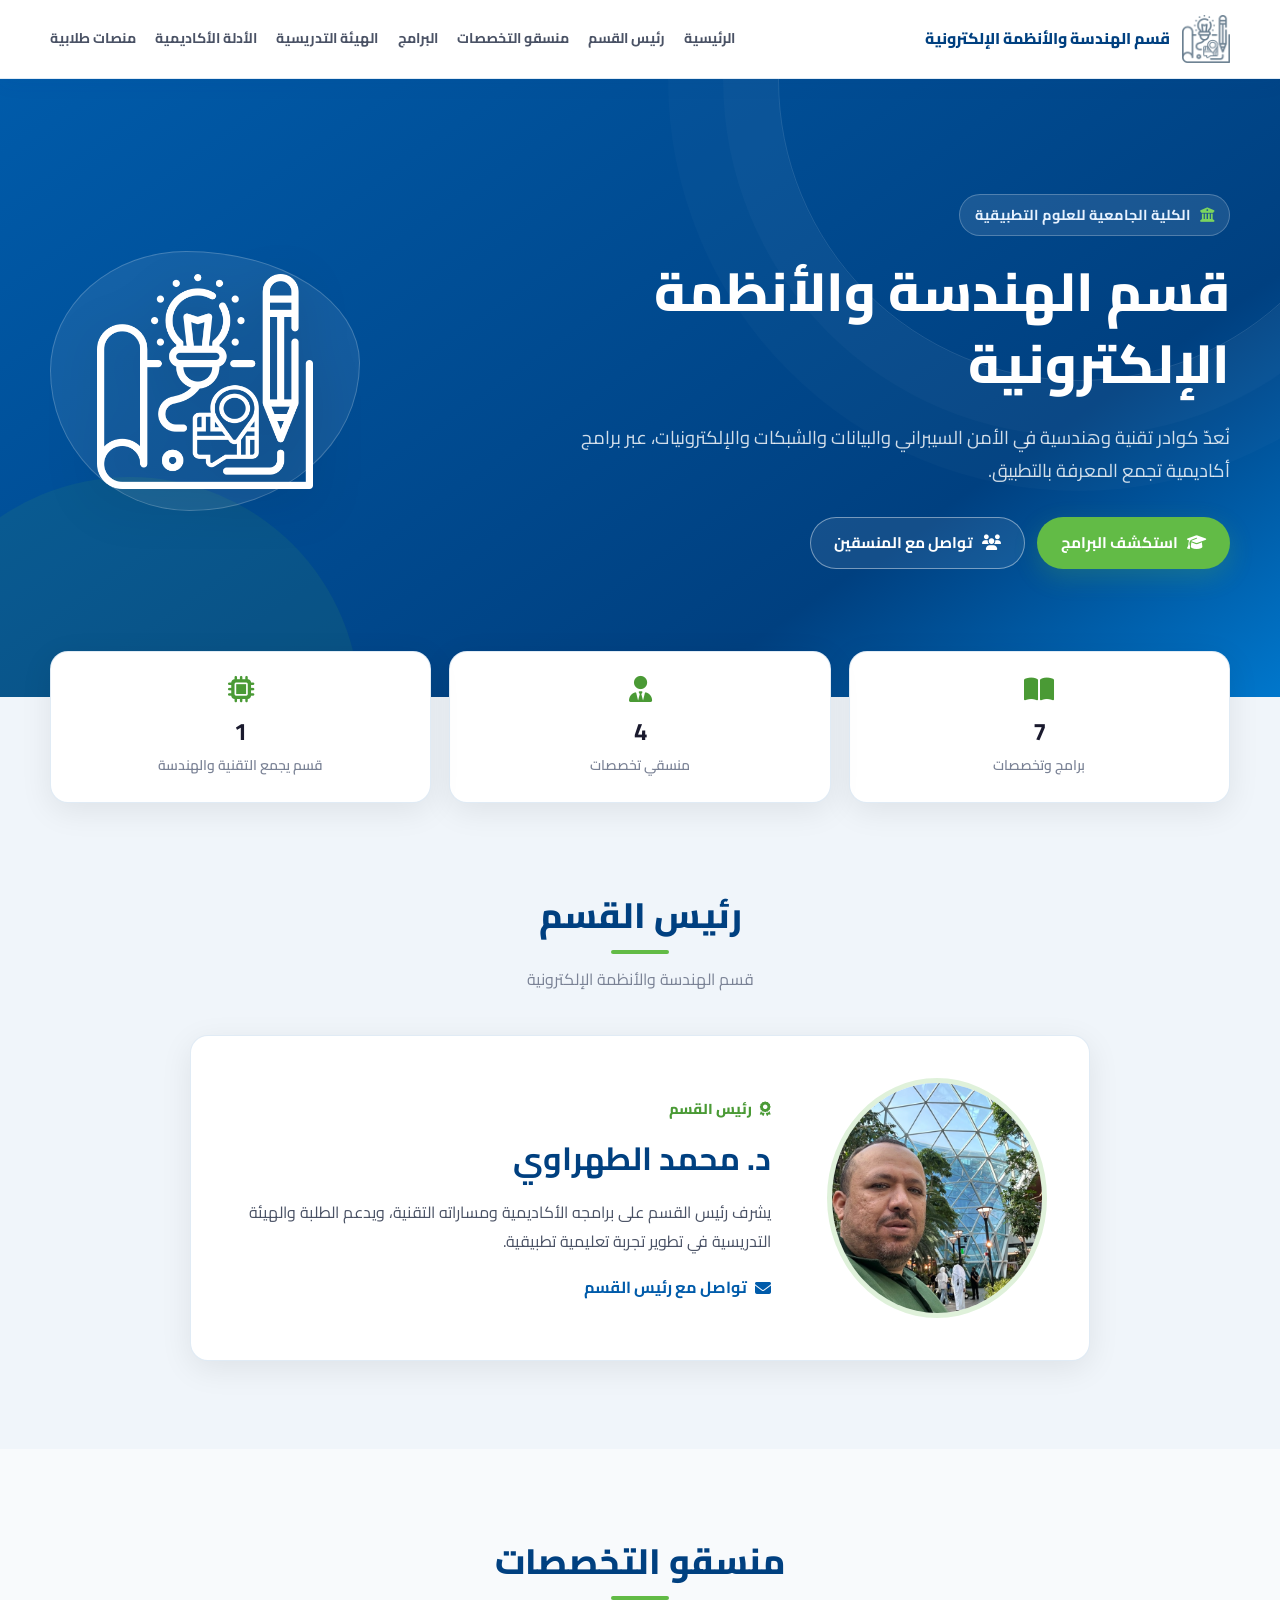
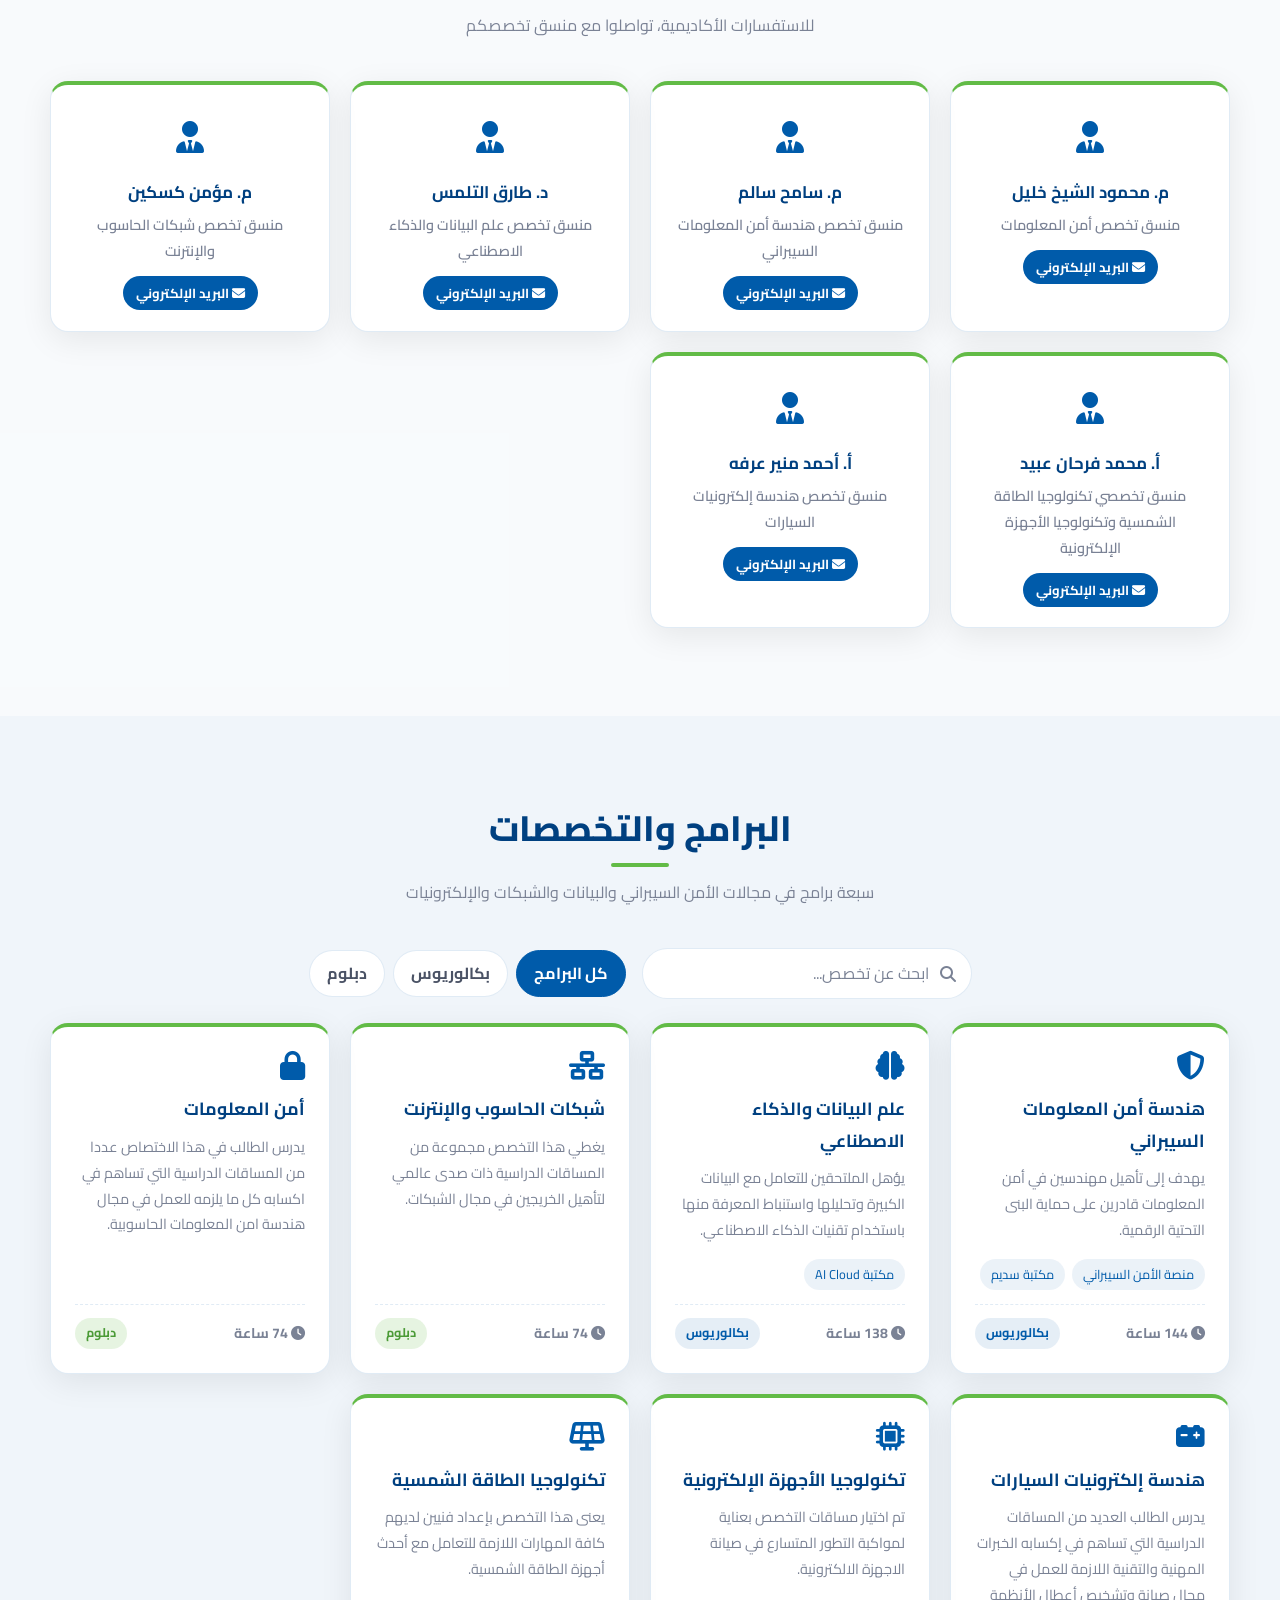
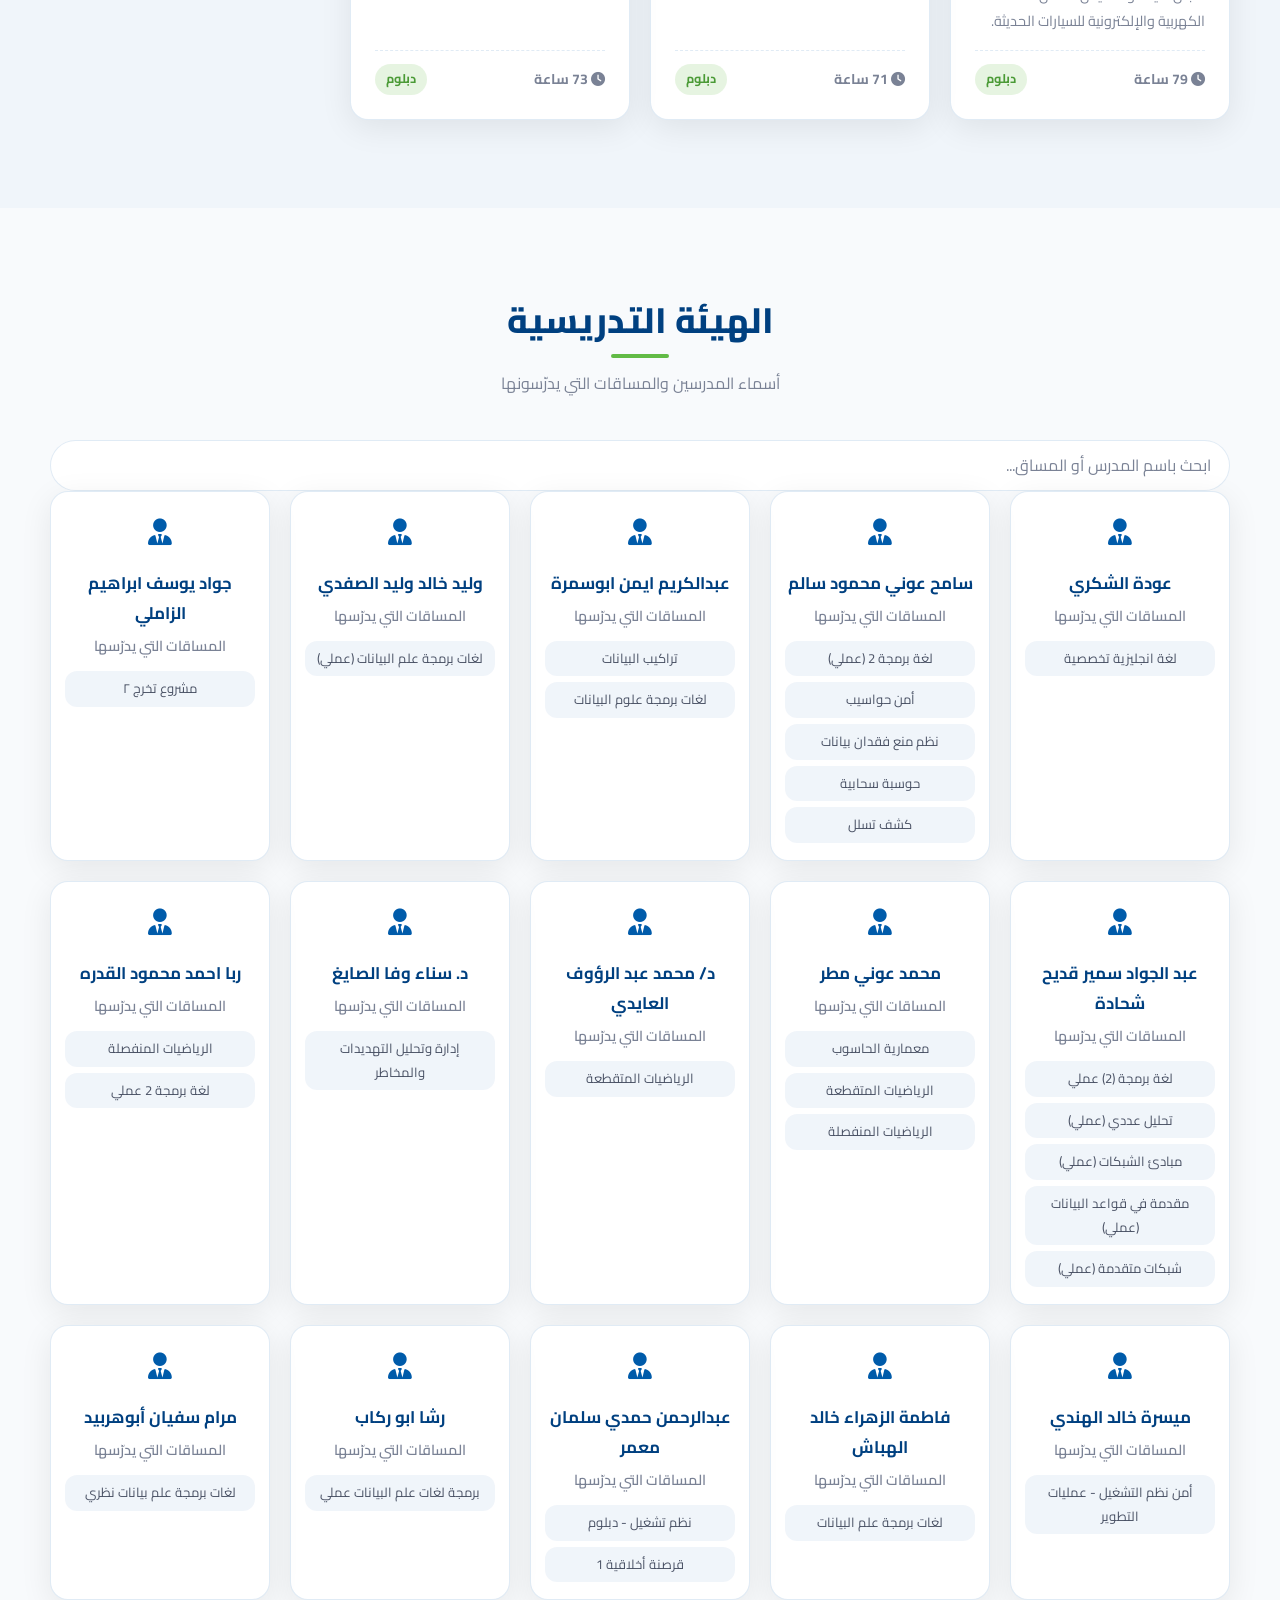
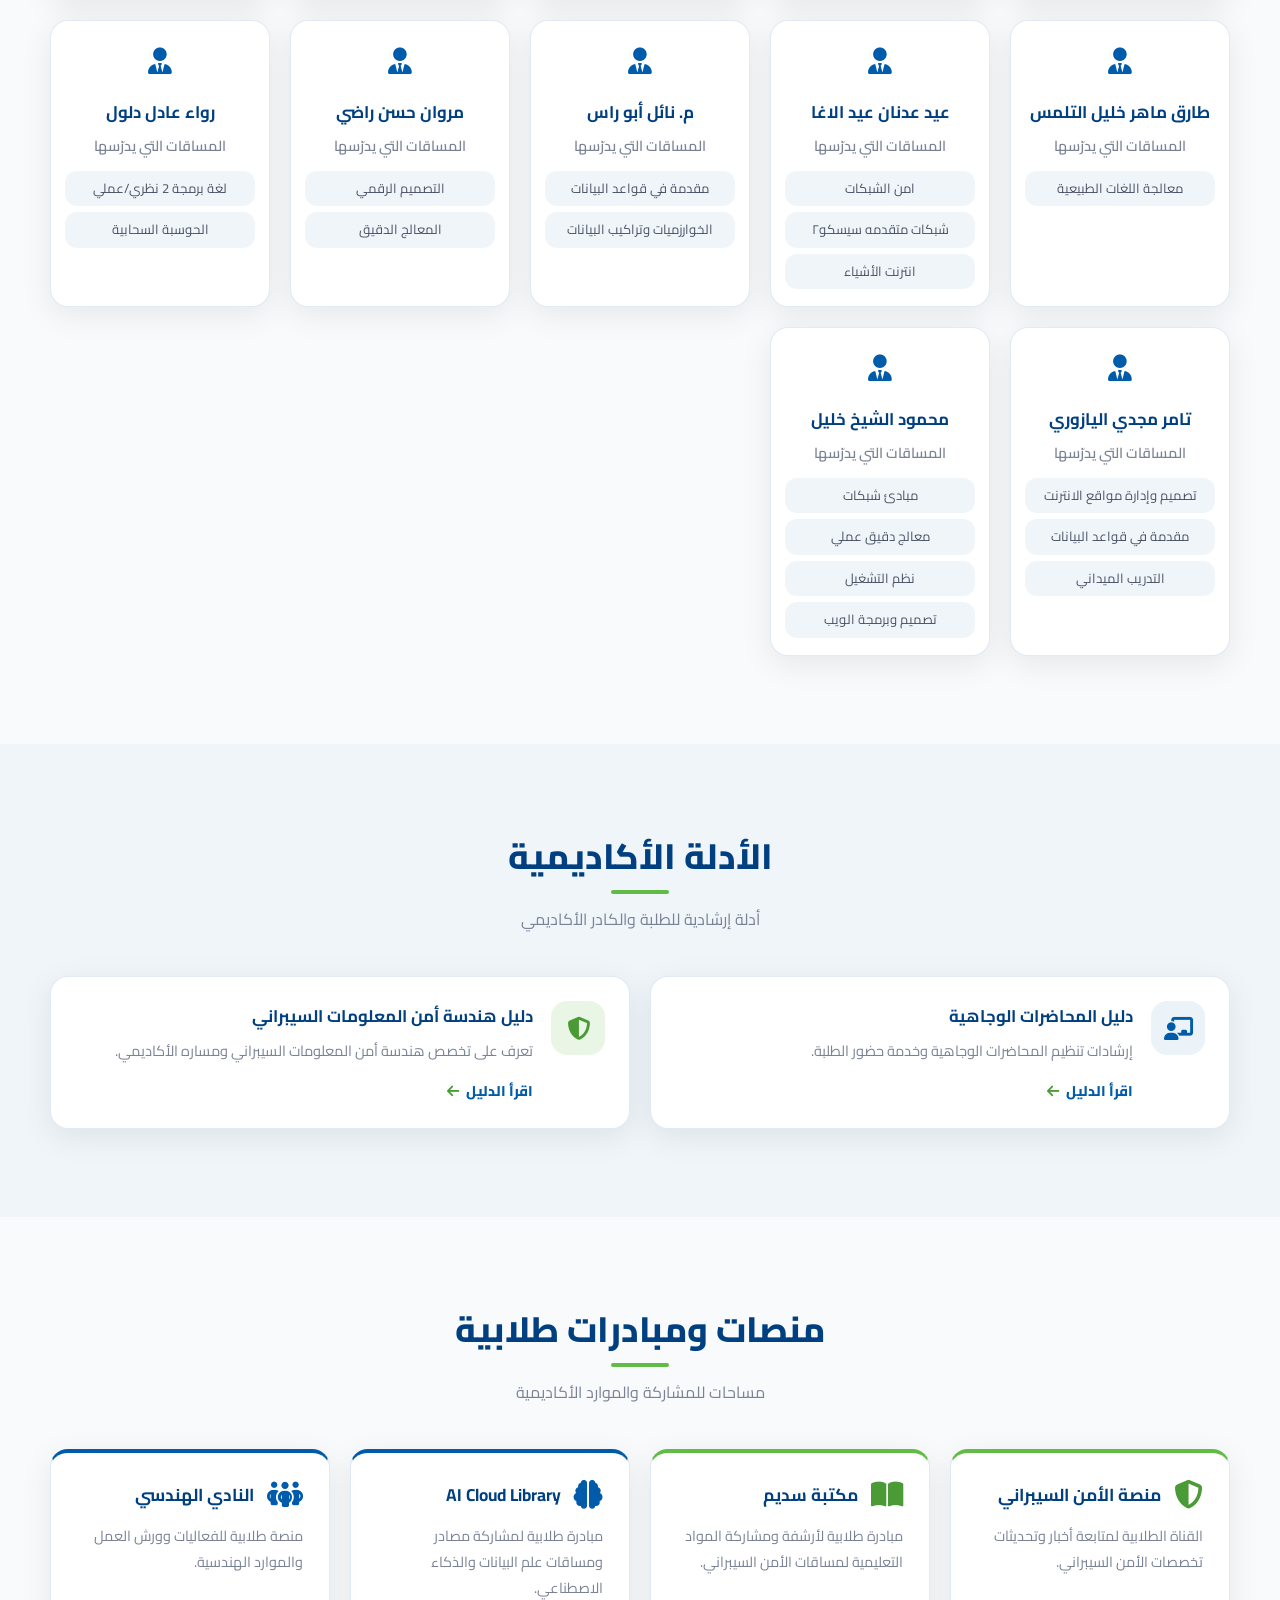
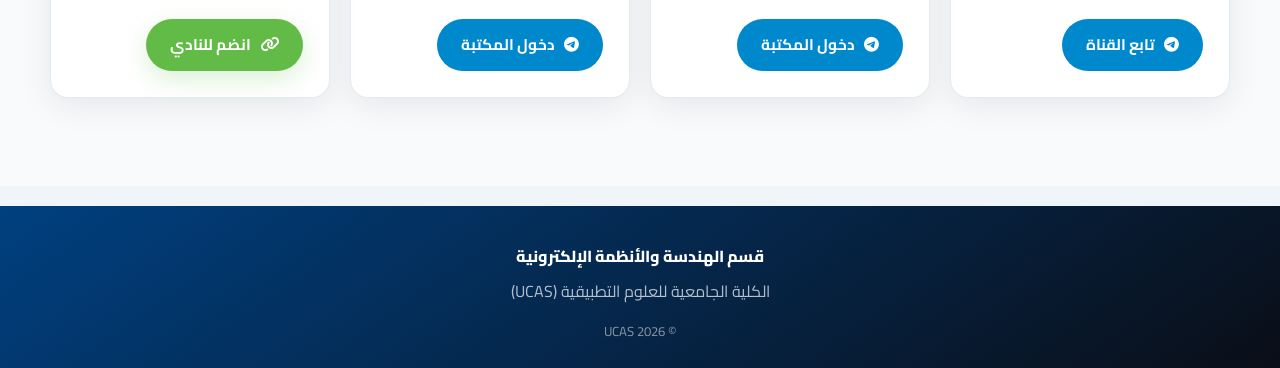
<file: index.html>
<!DOCTYPE html>
<html lang="ar" dir="rtl">

<head>
    <meta charset="UTF-8">
    <meta name="viewport" content="width=device-width, initial-scale=1.0">
    <meta name="description" content="قسم الهندسة والأنظمة الإلكترونية في الكلية الجامعية للعلوم التطبيقية: البرامج الأكاديمية، الهيئة التدريسية ومنسقو التخصصات.">
    <meta name="theme-color" content="#005baa">
    <title>قسم الهندسة والأنظمة الإلكترونية | UCAS</title>
    <link rel="preconnect" href="https://fonts.googleapis.com">
    <link rel="preconnect" href="https://fonts.gstatic.com" crossorigin>
    <link href="https://fonts.googleapis.com/css2?family=Cairo:wght@300;400;600;700;800;900&display=swap" rel="stylesheet">
    <link rel="stylesheet" href="https://cdnjs.cloudflare.com/ajax/libs/font-awesome/6.5.1/css/all.min.css">
    <link rel="stylesheet" href="css/style.css">
    <link rel="icon" type="image/png" href="assets/images/department-logo.png">
    <meta property="og:type" content="website">
    <meta property="og:title" content="قسم الهندسة والأنظمة الإلكترونية | UCAS">
    <meta property="og:description" content="البرامج الأكاديمية والهيئة التدريسية ومنسقو تخصصات قسم الهندسة والأنظمة الإلكترونية.">
    <meta property="og:image" content="assets/images/department-logo.png">
</head>

<body>
    <a class="skip-link" href="#main-content">انتقل إلى المحتوى</a>
    <header class="site-header">
        <nav class="navbar" aria-label="التنقل الرئيسي">
            <div class="container nav-flex">
                <a href="#hero" class="logo">
                    <img src="assets/images/department-logo.png" alt="">
                    <span>قسم الهندسة والأنظمة الإلكترونية</span>
                </a>
                <ul class="nav-links" id="navLinks">
                    <li><a href="#hero">الرئيسية</a></li>
                    <li><a href="#about">رئيس القسم</a></li>
                    <li><a href="#coordinators">منسقو التخصصات</a></li>
                    <li><a href="#programs">البرامج</a></li>
                    <li><a href="#staff-section">الهيئة التدريسية</a></li>
                    <li><a href="#guides">الأدلة الأكاديمية</a></li>
                    <li><a href="#initiatives">منصات طلابية</a></li>
                </ul>
                <button class="menu-toggle" id="menuToggle" type="button" aria-label="فتح القائمة"
                    aria-controls="navLinks" aria-expanded="false">
                    <i class="fas fa-bars" aria-hidden="true"></i>
                </button>
            </div>
        </nav>
    </header>

    <main id="main-content">
        <section class="hero" id="hero">
            <div class="container hero-flex">
                <div class="hero-content">
                    <span class="hero-eyebrow"><i class="fas fa-university" aria-hidden="true"></i> الكلية الجامعية للعلوم التطبيقية</span>
                    <h1>قسم الهندسة والأنظمة الإلكترونية</h1>
                    <p>نُعدّ كوادر تقنية وهندسية في الأمن السيبراني والبيانات والشبكات والإلكترونيات، عبر برامج أكاديمية تجمع المعرفة بالتطبيق.</p>
                    <a href="#programs" class="btn btn-primary"><i class="fas fa-graduation-cap" aria-hidden="true"></i> استكشف البرامج</a>
                    <a href="#coordinators" class="btn btn-outline"><i class="fas fa-users" aria-hidden="true"></i> تواصل مع المنسقين</a>
                </div>
                <div class="hero-graphic">
                    <img src="assets/images/department-logo.png" alt="شعار قسم الهندسة والأنظمة الإلكترونية" fetchpriority="high">
                </div>
            </div>
        </section>

        <section class="stats" aria-label="نبذة عن القسم">
            <div class="container stats-grid">
                <div class="stat-card">
                    <i class="fas fa-book-open" aria-hidden="true"></i>
                    <h2>7</h2>
                    <p>برامج وتخصصات</p>
                </div>
                <div class="stat-card">
                    <i class="fas fa-user-tie" aria-hidden="true"></i>
                    <h2>4</h2>
                    <p>منسقي تخصصات</p>
                </div>
                <div class="stat-card">
                    <i class="fas fa-microchip" aria-hidden="true"></i>
                    <h2>1</h2>
                    <p>قسم يجمع التقنية والهندسة</p>
                </div>
            </div>
        </section>

        <section class="section" id="about">
            <div class="container">
                <div class="section-title">
                    <h2>رئيس القسم</h2>
                    <p>قسم الهندسة والأنظمة الإلكترونية</p>
                </div>
                <article class="chair-card">
                    <img src="assets/images/chairman-mohammed-altahrawi.jpeg" alt="الدكتور محمد الطهراوي، رئيس قسم الهندسة والأنظمة الإلكترونية" width="240" height="240" loading="lazy">
                    <div class="chair-content">
                        <span class="chair-label"><i class="fas fa-award" aria-hidden="true"></i> رئيس القسم</span>
                        <h3>د. محمد الطهراوي</h3>
                        <p>يشرف رئيس القسم على برامجه الأكاديمية ومساراته التقنية، ويدعم الطلبة والهيئة التدريسية في تطوير تجربة تعليمية تطبيقية.</p>
                        <a class="chair-email" href="mailto:mtahrawi@ucas.edu.ps"><i class="fas fa-envelope" aria-hidden="true"></i> تواصل مع رئيس القسم</a>
                    </div>
                </article>
            </div>
        </section>

        <section class="section section-alt" id="coordinators">
            <div class="container">
                <div class="section-title">
                    <h2>منسقو التخصصات</h2>
                    <p>للاستفسارات الأكاديمية، تواصلوا مع منسق تخصصكم</p>
                </div>
                <div class="key-staff-grid" id="keyStaffGrid"></div>
            </div>
        </section>

        <section class="section" id="programs">
            <div class="container">
                <div class="section-title">
                    <h2>البرامج والتخصصات</h2>
                    <p>سبعة برامج في مجالات الأمن السيبراني والبيانات والشبكات والإلكترونيات</p>
                </div>
                <div class="search-filter-row">
                    <label class="search-box">
                        <i class="fas fa-search" aria-hidden="true"></i>
                        <input type="search" id="searchInput" placeholder="ابحث عن تخصص..." aria-label="ابحث عن تخصص">
                    </label>
                    <div class="degree-filters" aria-label="تصفية حسب الدرجة">
                        <button class="deg-btn active" type="button" data-degree="all">كل البرامج</button>
                        <button class="deg-btn" type="button" data-degree="بكالوريوس">بكالوريوس</button>
                        <button class="deg-btn" type="button" data-degree="دبلوم">دبلوم</button>
                    </div>
                </div>
                <div class="programs-grid" id="programsGrid"></div>
            </div>
        </section>

        <section class="section section-alt" id="staff-section">
            <div class="container">
                <div class="section-title">
                    <h2>الهيئة التدريسية</h2>
                    <p>أسماء المدرسين والمساقات التي يدرّسونها</p>
                </div>
                <label class="search-field">
                    <span class="visually-hidden">ابحث باسم المدرس أو المساق</span>
                    <input type="search" id="teacherSearch" placeholder="ابحث باسم المدرس أو المساق..." aria-label="ابحث باسم المدرس أو المساق">
                </label>
                <div class="staff-cards-grid" id="staffCardsGrid"></div>
            </div>
        </section>

        <section class="section" id="guides">
            <div class="container">
                <div class="section-title">
                    <h2>الأدلة الأكاديمية</h2>
                    <p>أدلة إرشادية للطلبة والكادر الأكاديمي</p>
                </div>
                <div class="guides-grid">
                    <a class="guide-card" href="guide/in-person-lectures.html">
                        <span class="guide-icon"><i class="fas fa-chalkboard-user" aria-hidden="true"></i></span>
                        <span class="guide-card-content">
                            <strong>دليل المحاضرات الوجاهية</strong>
                            <span>إرشادات تنظيم المحاضرات الوجاهية وخدمة حضور الطلبة.</span>
                            <span class="guide-link">اقرأ الدليل <i class="fas fa-arrow-left" aria-hidden="true"></i></span>
                        </span>
                    </a>
                    <a class="guide-card" href="guide/cybersecurity-engineering-guide.html">
                        <span class="guide-icon"><i class="fas fa-shield-halved" aria-hidden="true"></i></span>
                        <span class="guide-card-content">
                            <strong>دليل هندسة أمن المعلومات السيبراني</strong>
                            <span>تعرف على تخصص هندسة أمن المعلومات السيبراني ومساره الأكاديمي.</span>
                            <span class="guide-link">اقرأ الدليل <i class="fas fa-arrow-left" aria-hidden="true"></i></span>
                        </span>
                    </a>
                </div>
            </div>
        </section>

        <section class="section section-alt" id="initiatives">
            <div class="container">
                <div class="section-title">
                    <h2>منصات ومبادرات طلابية</h2>
                    <p>مساحات للمشاركة والموارد الأكاديمية</p>
                </div>
                <div class="init-grid">
                    <article class="init-card cyber">
                        <div class="init-header"><i class="fas fa-shield-halved" aria-hidden="true"></i><h3>منصة الأمن السيبراني</h3></div>
                        <p>القناة الطلابية لمتابعة أخبار وتحديثات تخصصات الأمن السيبراني.</p>
                        <a href="https://t.me/CS_UCAS" target="_blank" rel="noopener noreferrer" class="btn btn-tg"><i class="fab fa-telegram" aria-hidden="true"></i> تابع القناة</a>
                    </article>
                    <article class="init-card sadeem">
                        <div class="init-header"><i class="fas fa-book-open" aria-hidden="true"></i><h3>مكتبة سديم</h3></div>
                        <p>مبادرة طلابية لأرشفة ومشاركة المواد التعليمية لمساقات الأمن السيبراني.</p>
                        <a href="https://t.me/SadeemLib" target="_blank" rel="noopener noreferrer" class="btn btn-tg"><i class="fab fa-telegram" aria-hidden="true"></i> دخول المكتبة</a>
                    </article>
                    <article class="init-card ai">
                        <div class="init-header"><i class="fas fa-brain" aria-hidden="true"></i><h3>AI Cloud Library</h3></div>
                        <p>مبادرة طلابية لمشاركة مصادر ومساقات علم البيانات والذكاء الاصطناعي.</p>
                        <a href="https://t.me/AI_Cloud_Library" target="_blank" rel="noopener noreferrer" class="btn btn-tg"><i class="fab fa-telegram" aria-hidden="true"></i> دخول المكتبة</a>
                    </article>
                    <article class="init-card eng">
                        <div class="init-header"><i class="fas fa-people-group" aria-hidden="true"></i><h3>النادي الهندسي</h3></div>
                        <p>منصة طلابية للفعاليات وورش العمل والموارد الهندسية.</p>
                        <a href="https://linktr.ee/ucasengclub" target="_blank" rel="noopener noreferrer" class="btn btn-primary"><i class="fas fa-link" aria-hidden="true"></i> انضم للنادي</a>
                    </article>
                </div>
            </div>
        </section>
    </main>

    <footer>
        <div class="container">
            <p class="copyright">قسم الهندسة والأنظمة الإلكترونية</p>
            <p>الكلية الجامعية للعلوم التطبيقية (UCAS)</p>
            <p class="footer-year">© <span id="currentYear"></span> UCAS</p>
        </div>
    </footer>

    <button class="scroll-top-btn" id="scrollTopBtn" type="button" aria-label="العودة إلى أعلى الصفحة">
        <i class="fas fa-chevron-up" aria-hidden="true"></i>
    </button>

    <div class="modal" id="programModal">
        <div class="modal-content">
            <div class="modal-header">
                <h3 id="modalTitle"></h3>
                <button class="modal-close" id="modalClose" type="button" aria-label="إغلاق النافذة">&times;</button>
            </div>
            <div class="modal-tabs" id="modalTabs"></div>
            <div class="modal-body center-text" id="modalBody"></div>
        </div>
    </div>

    <script src="js/script.js"></script>
</body>

</html>
</file>
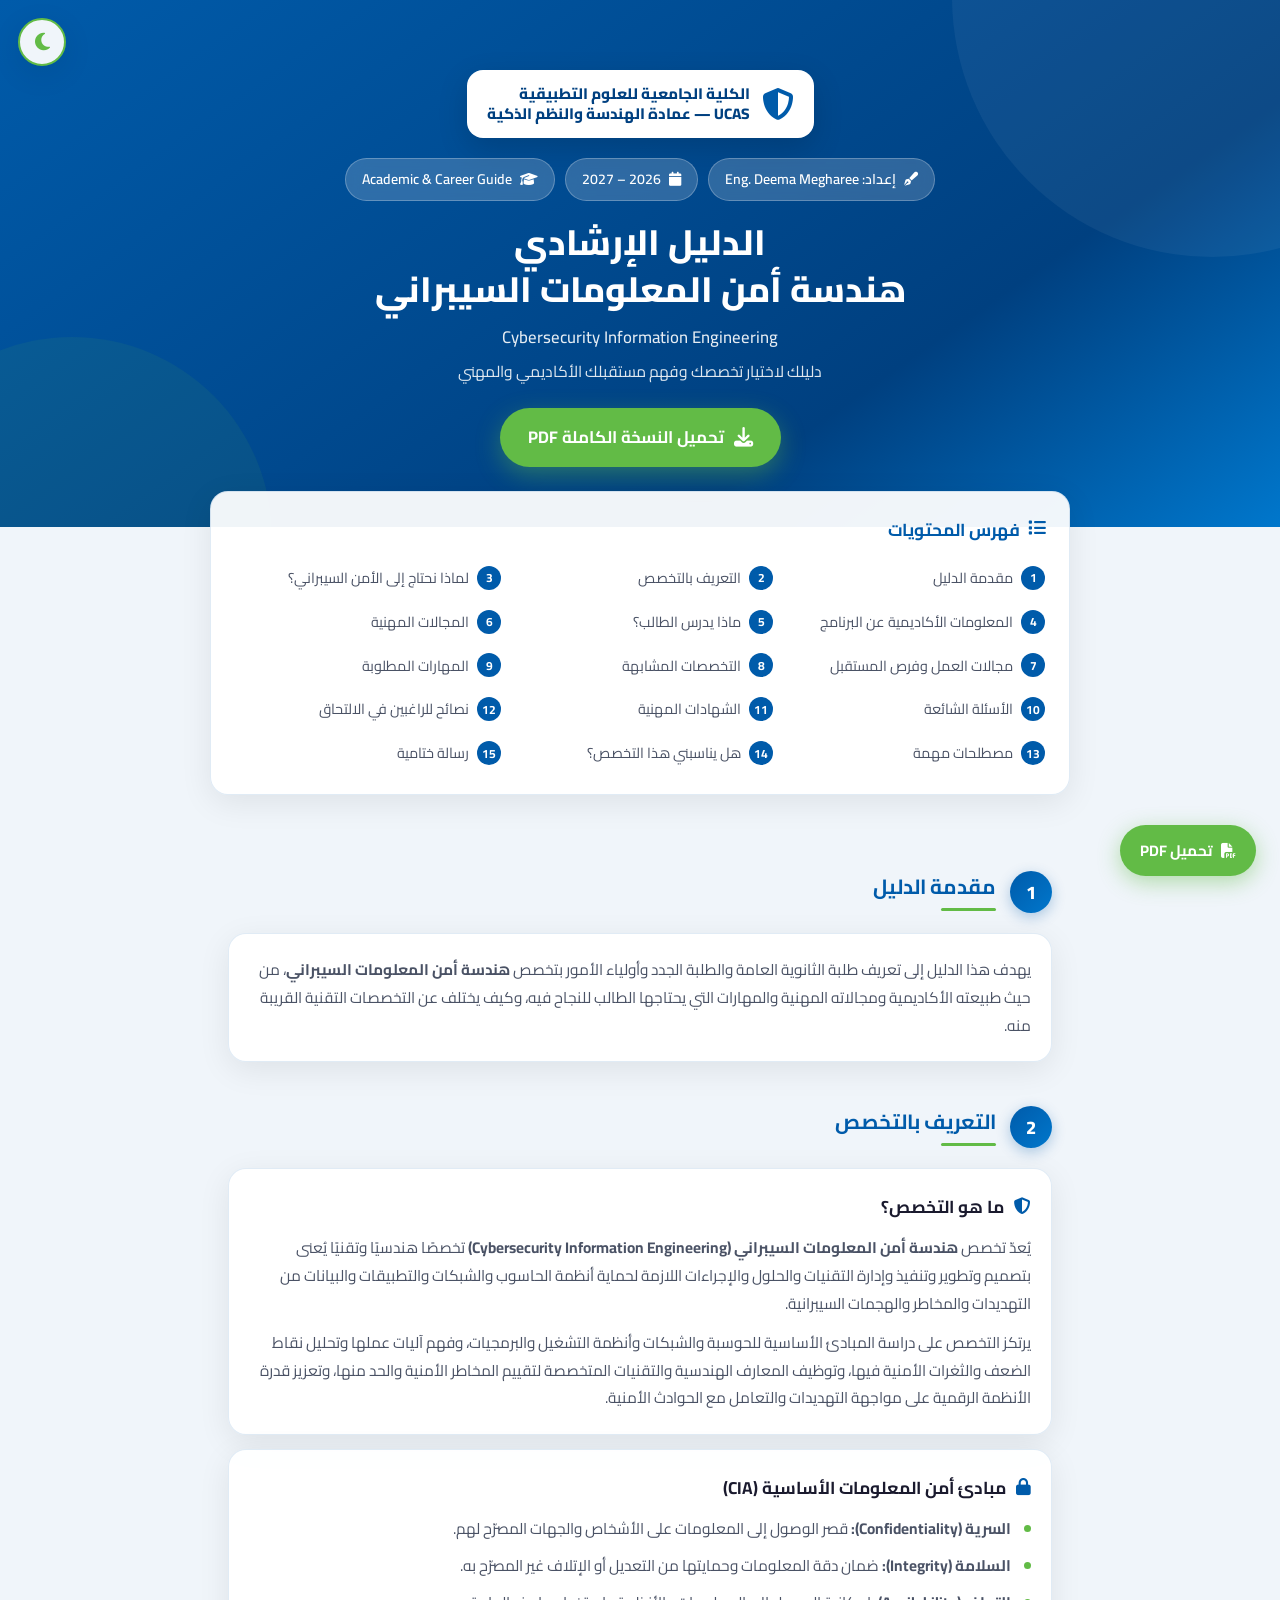
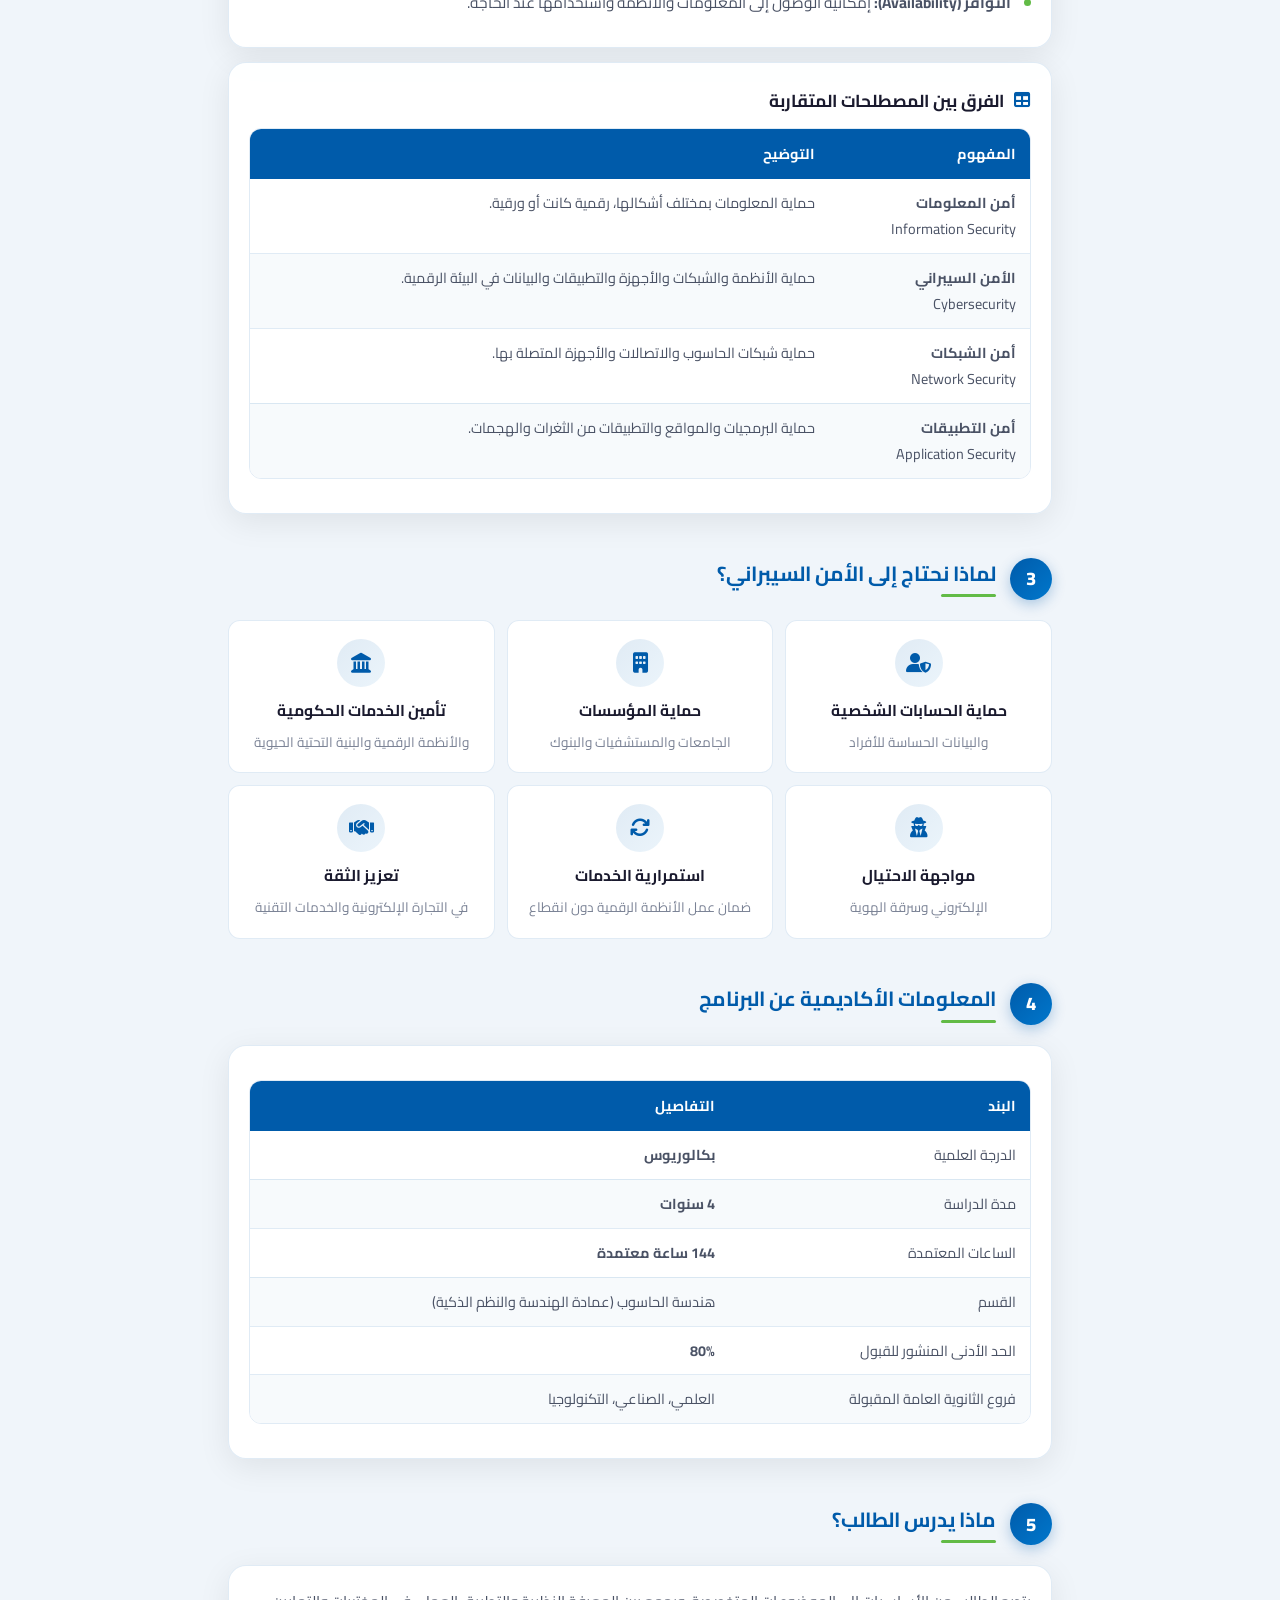
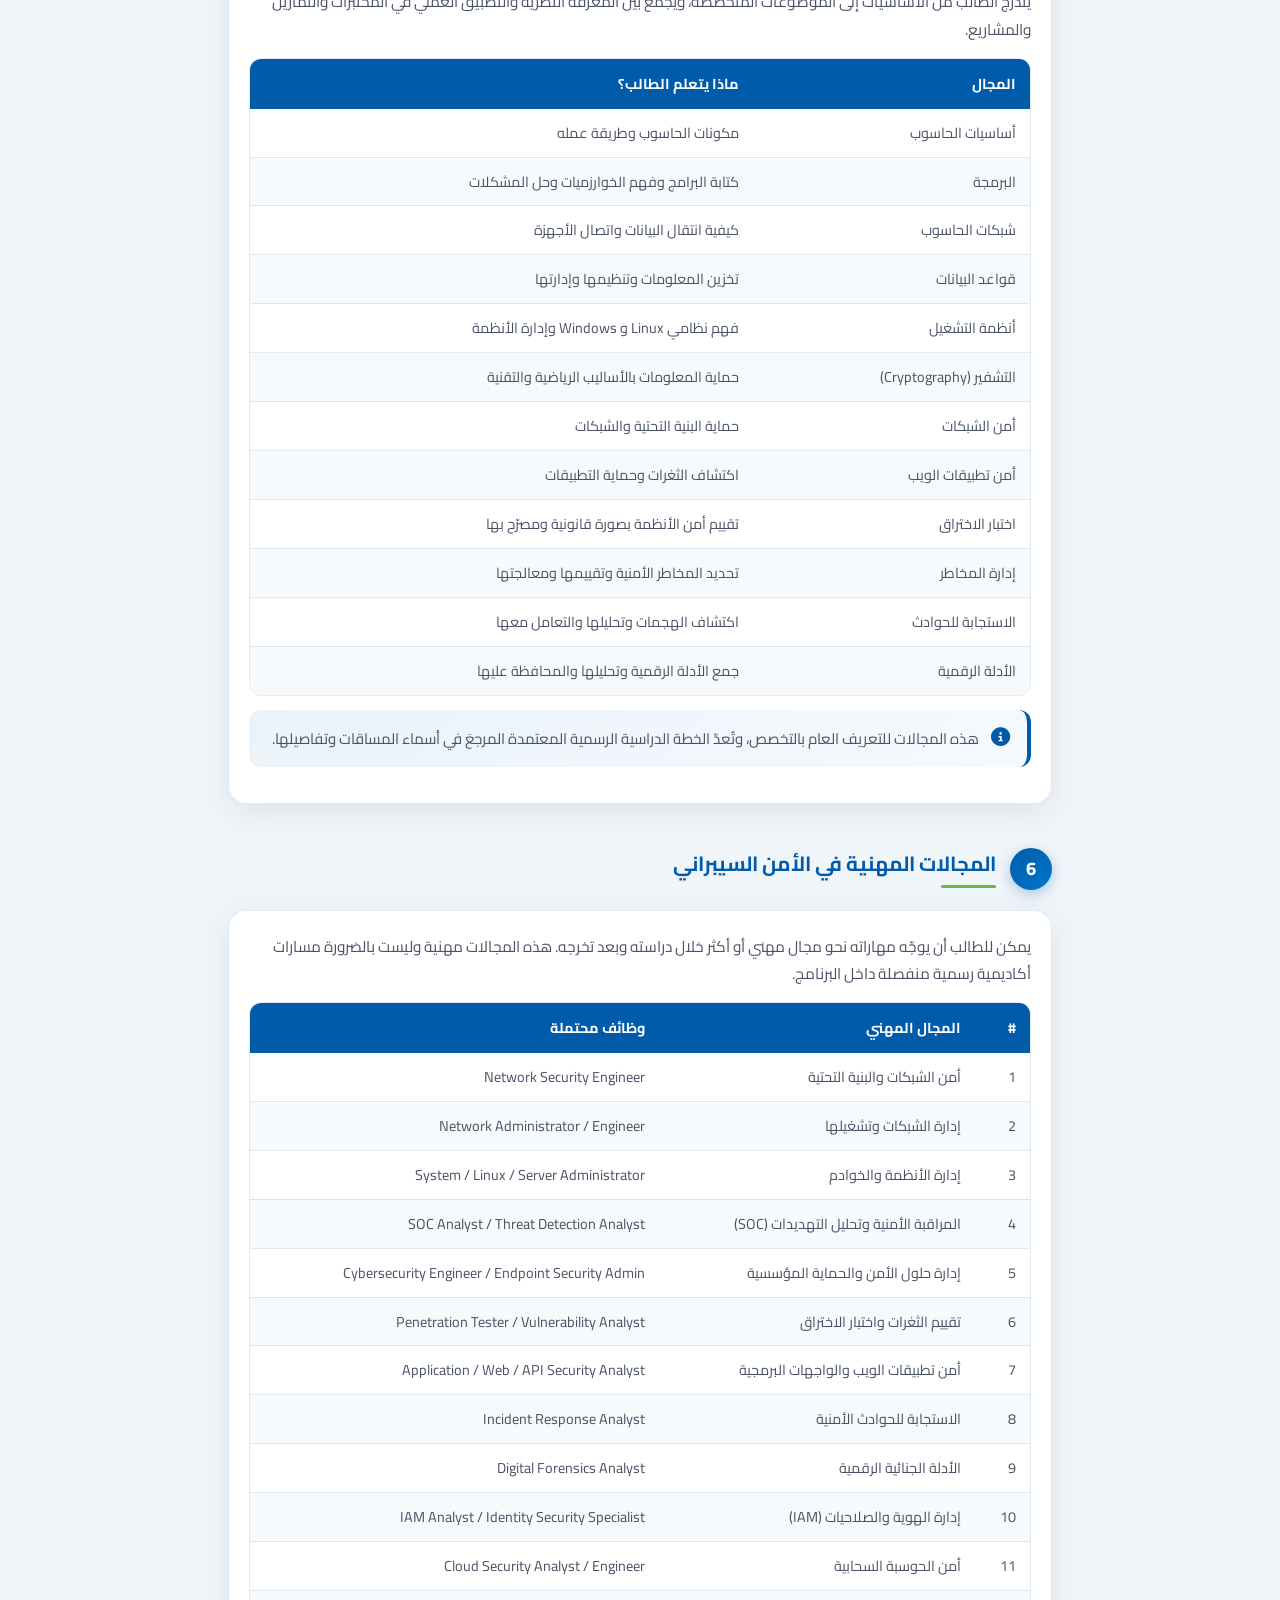
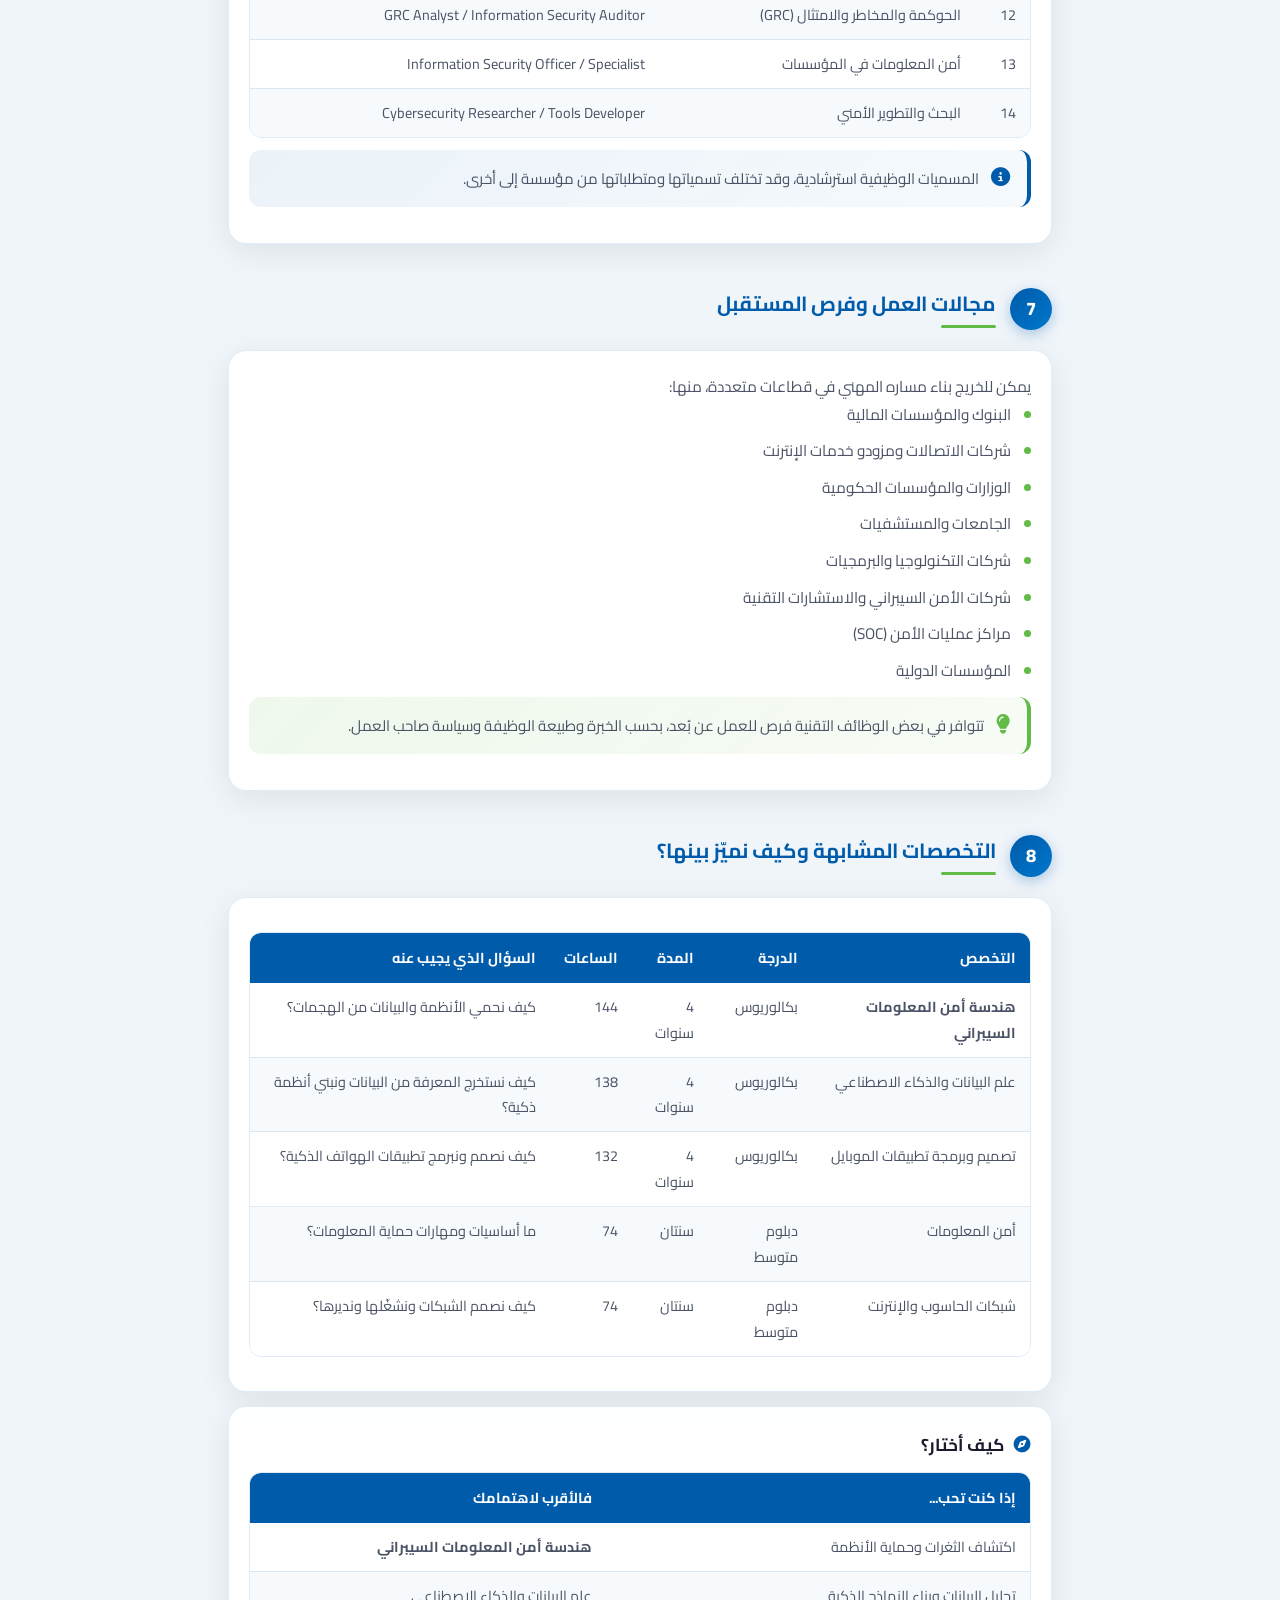
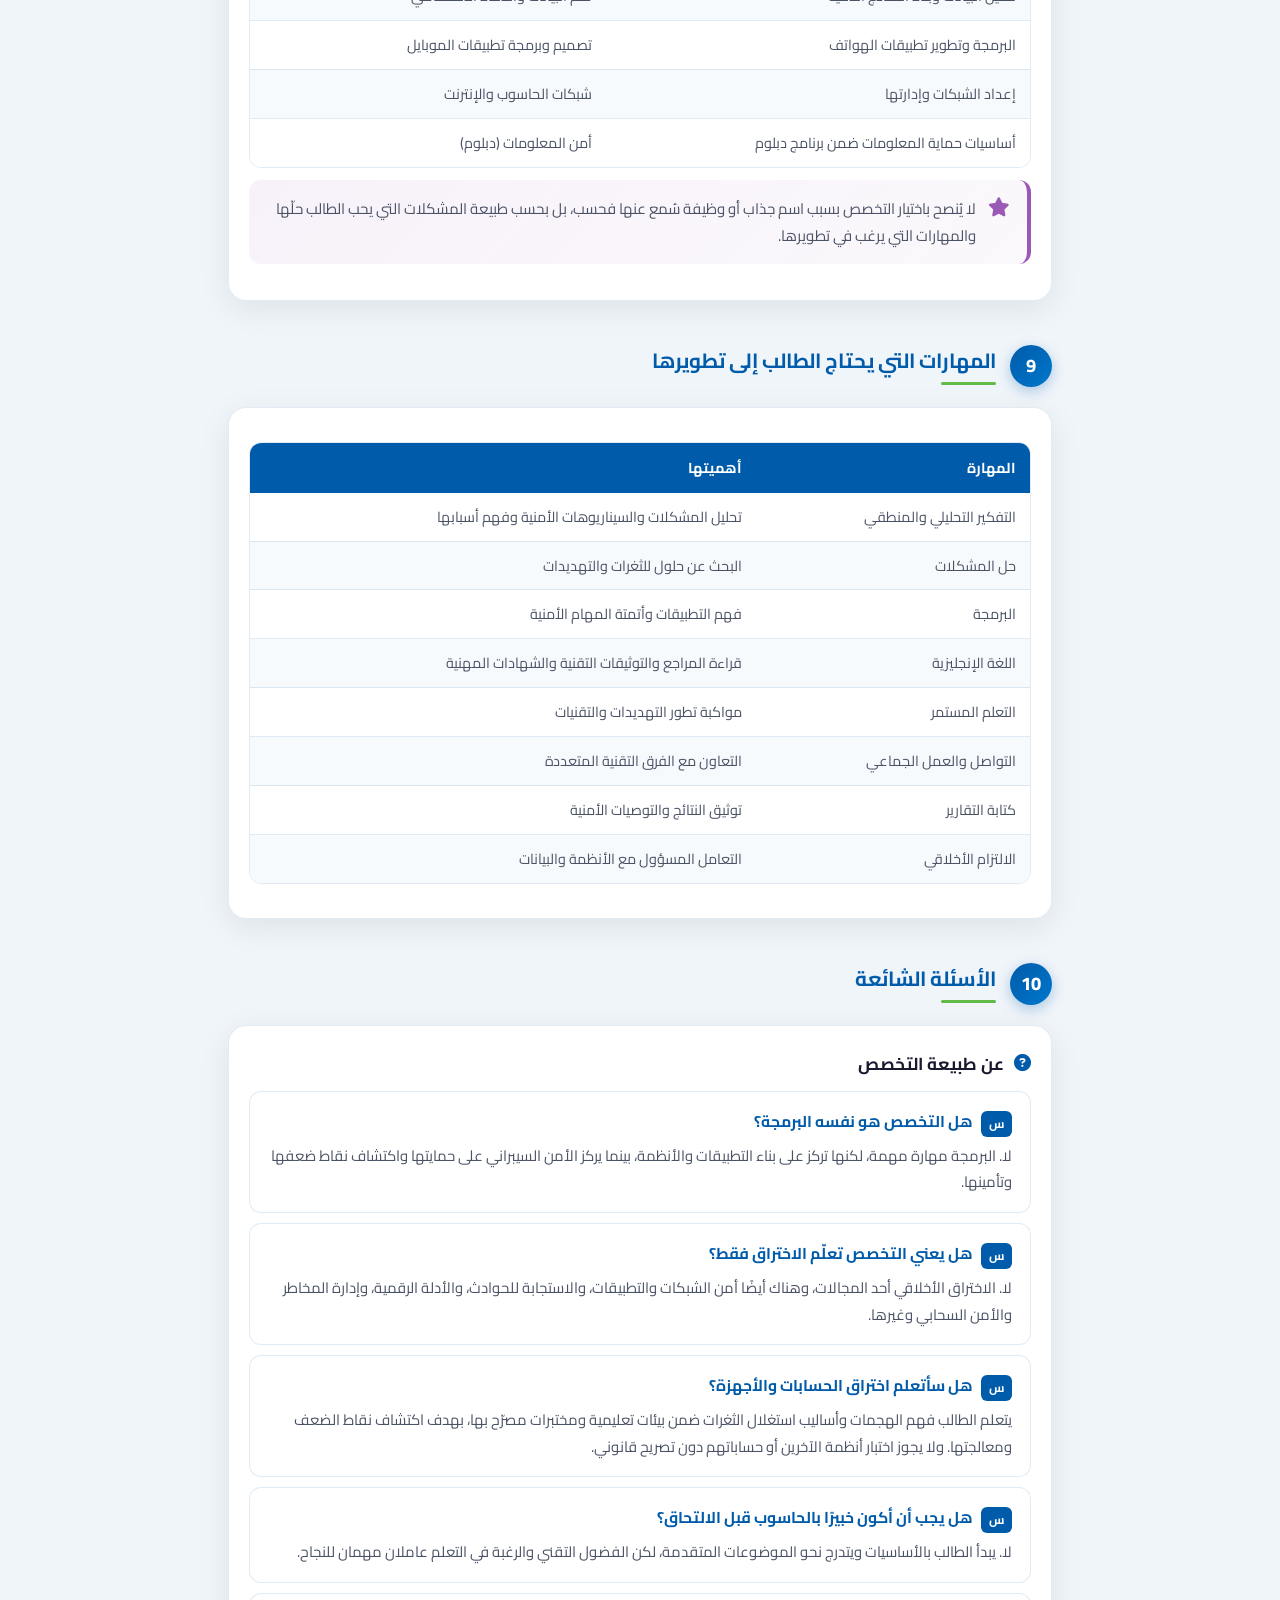
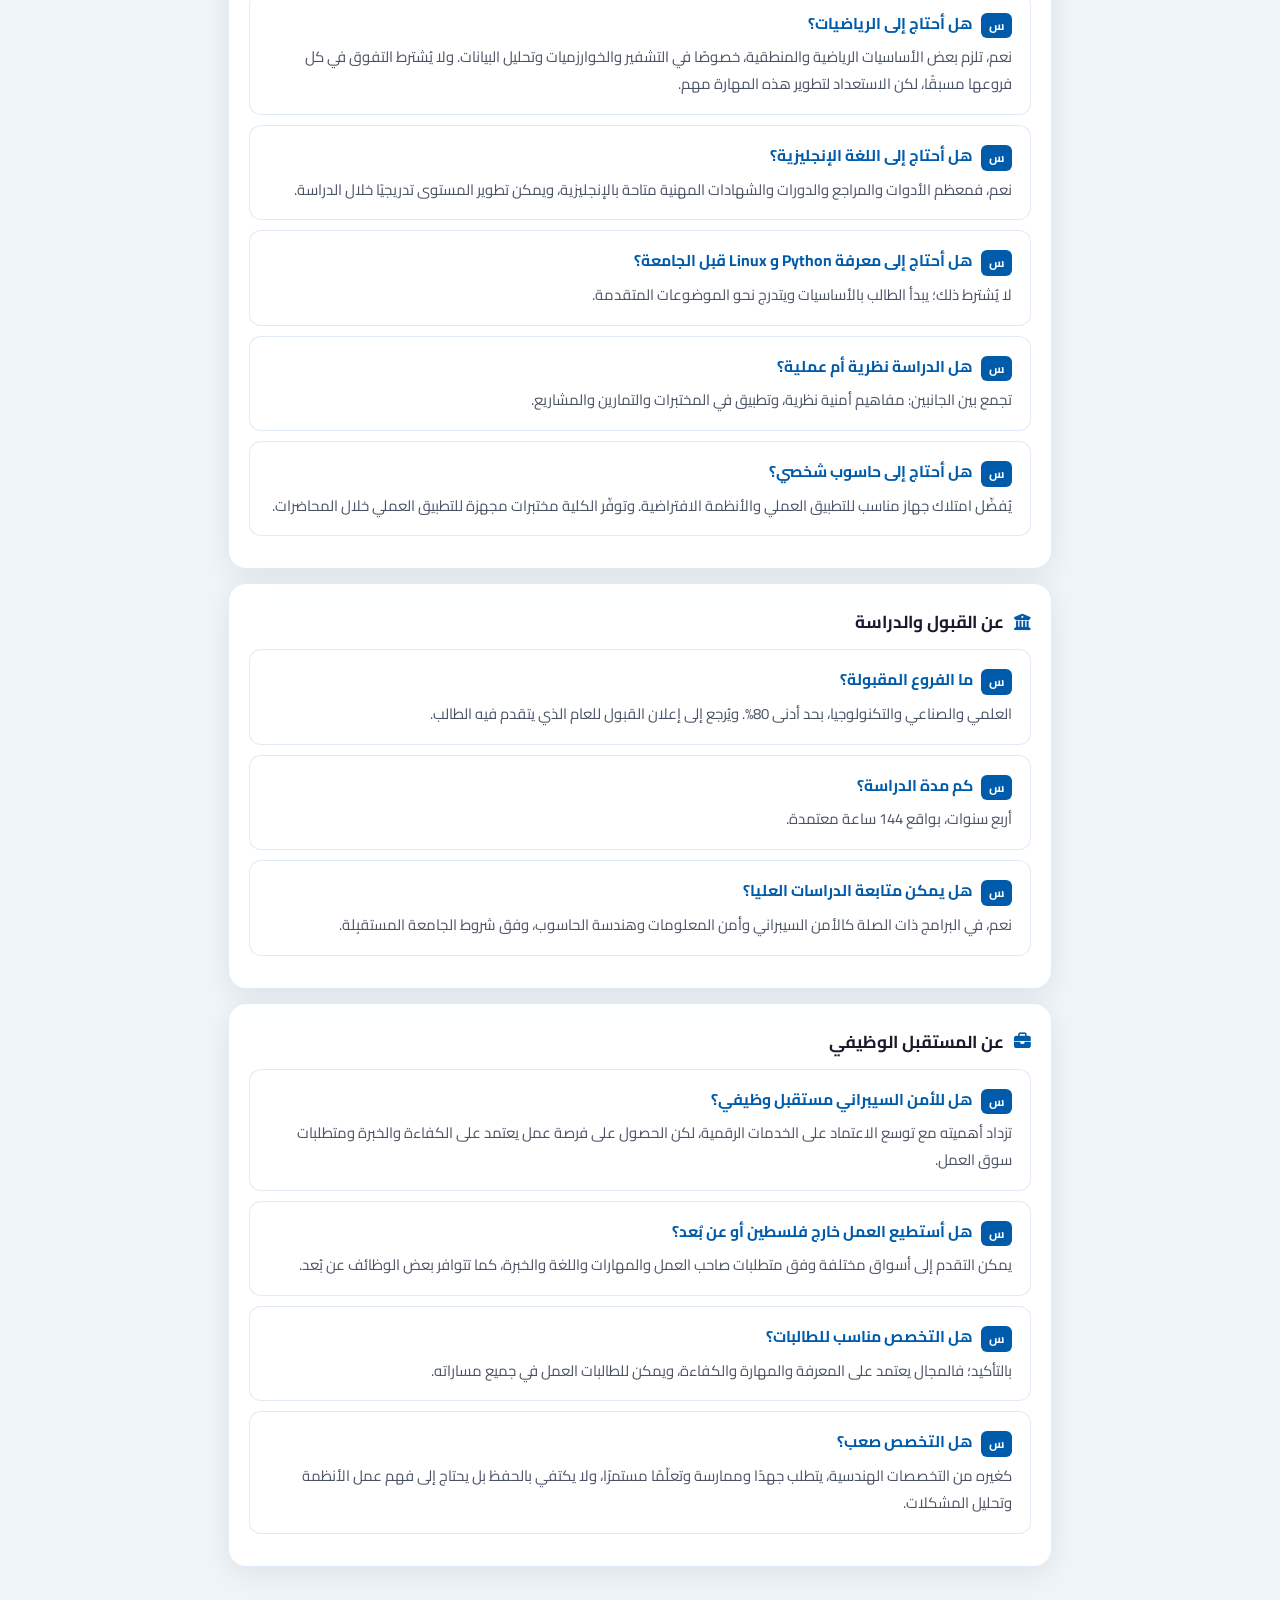
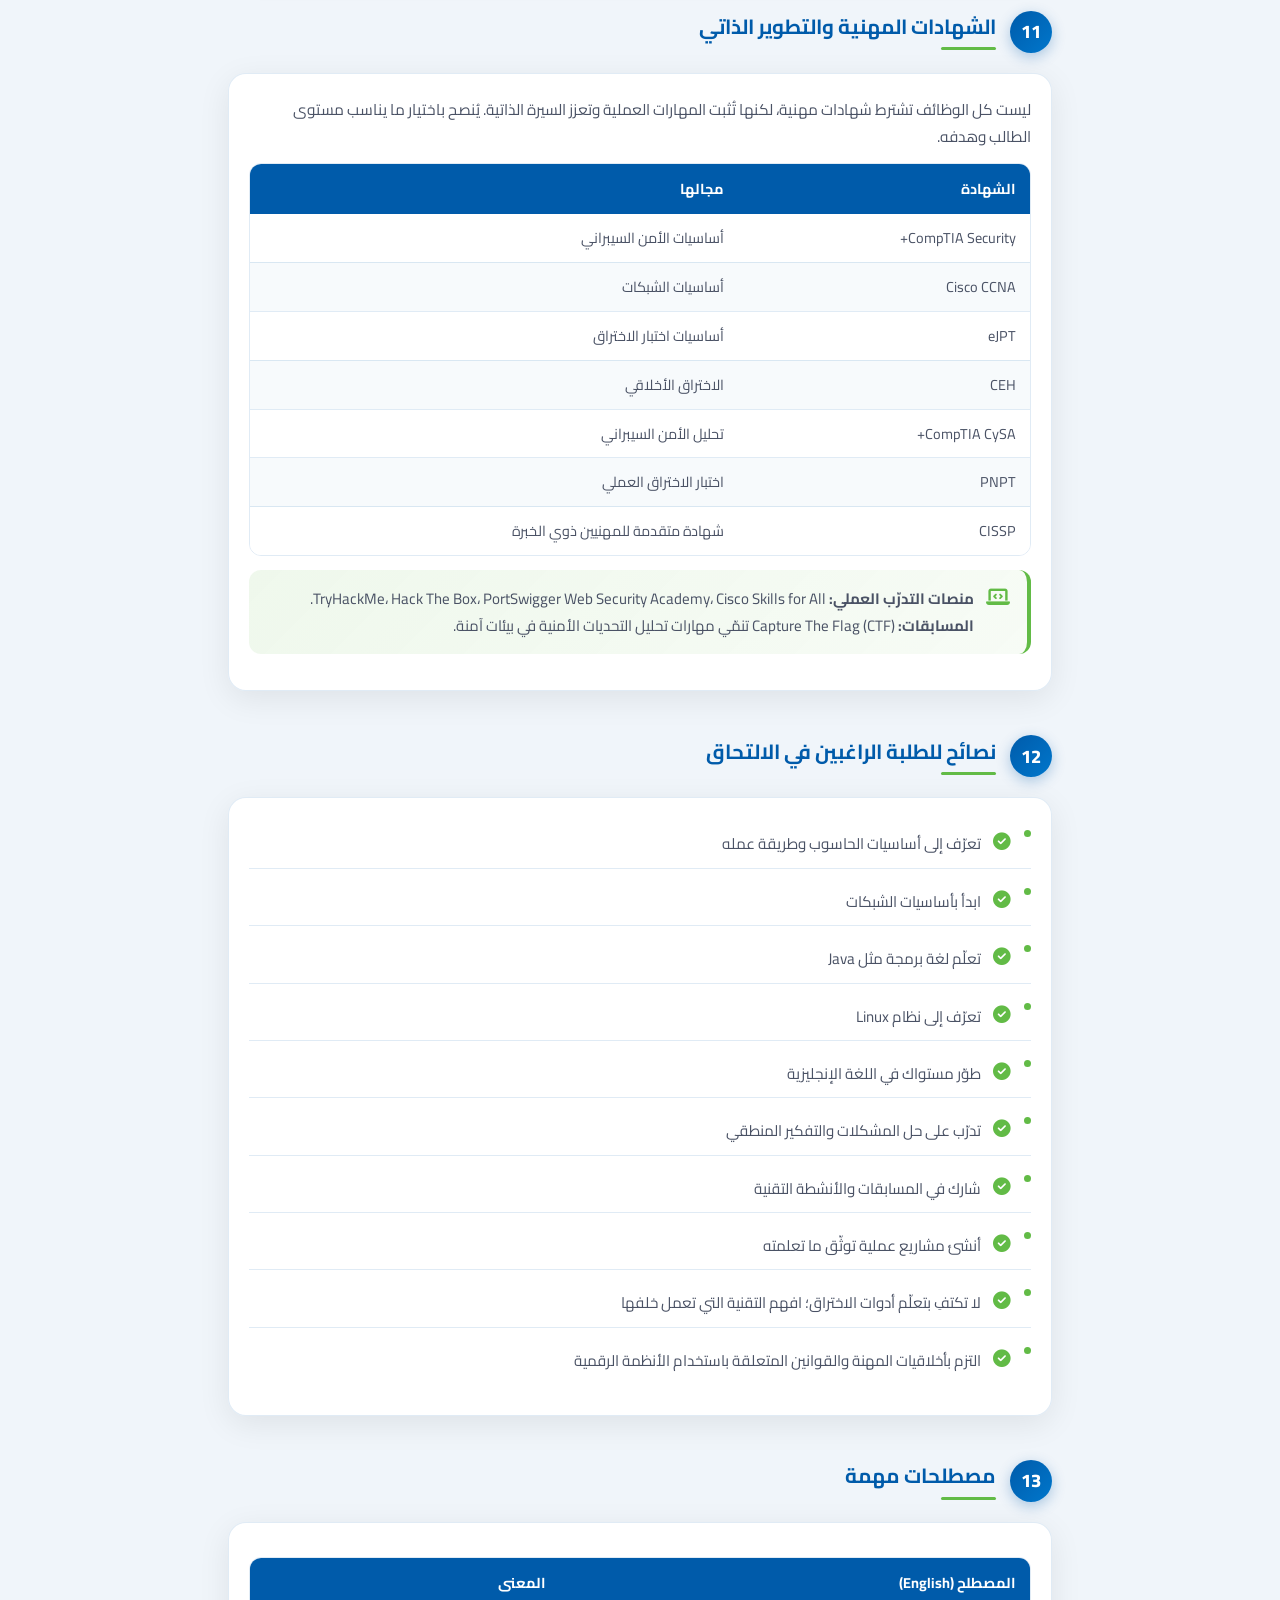
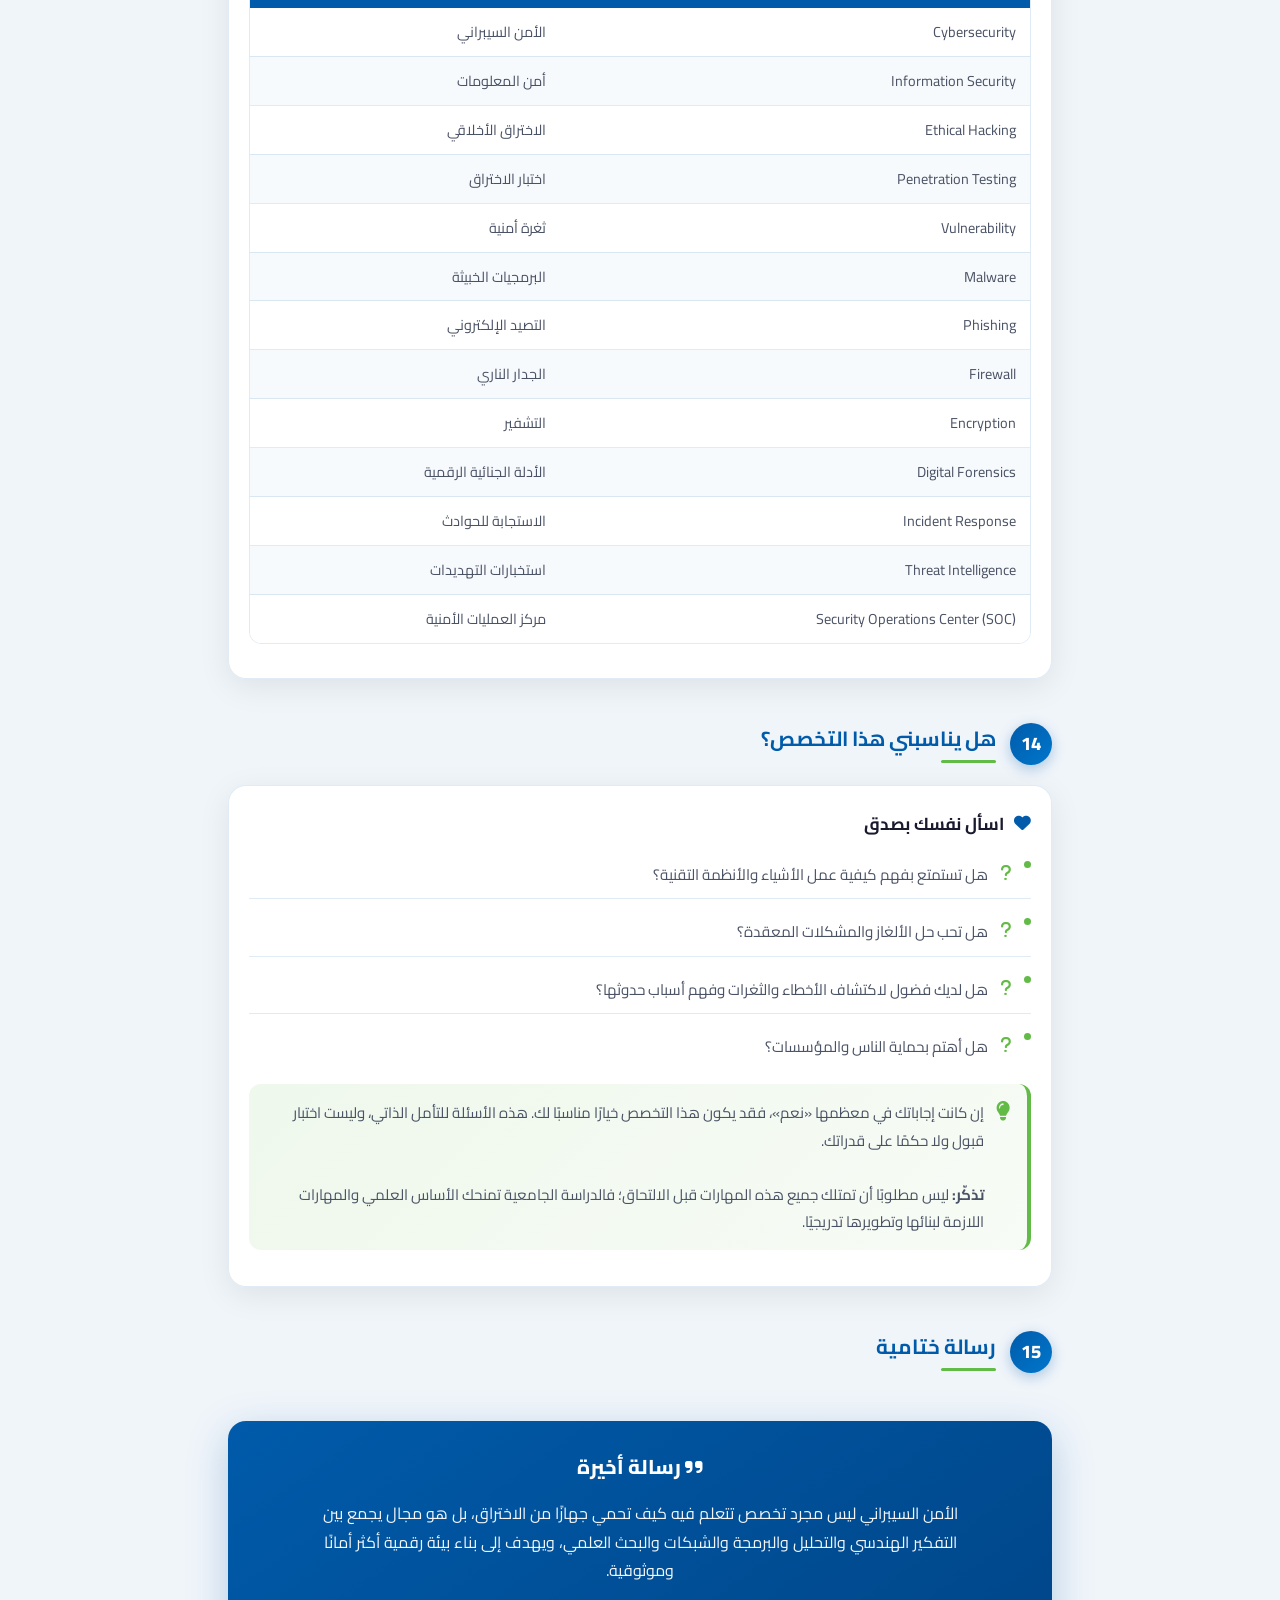
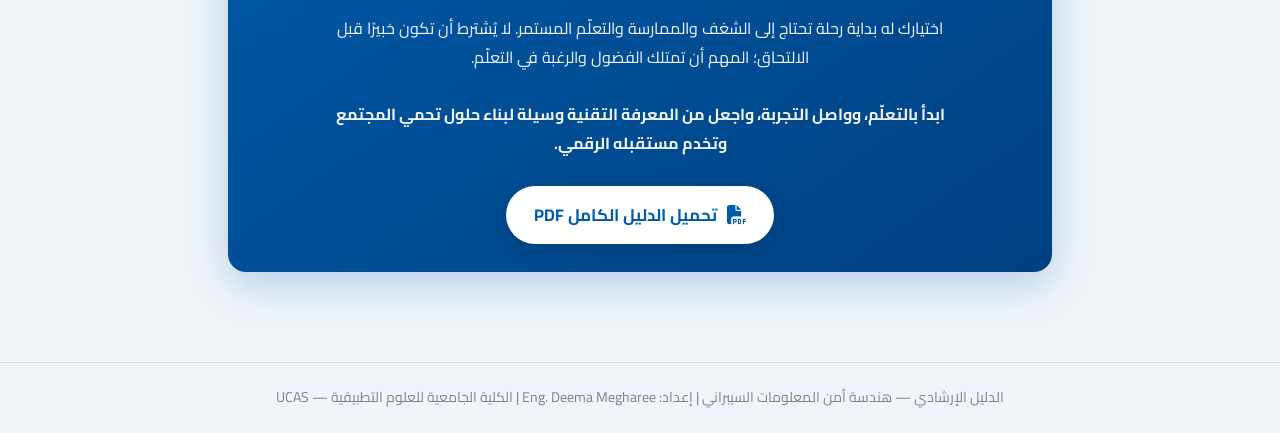
<file: دليل_هندسة_أمن_المعلومات_السيبراني.html>
<!DOCTYPE html>
<html lang="ar" dir="rtl">

<head>
    <meta charset="UTF-8" />
    <meta name="viewport" content="width=device-width, initial-scale=1.0, maximum-scale=1.0, user-scalable=no" />
    <meta name="description" content="الدليل الإرشادي لتخصص هندسة أمن المعلومات السيبراني - الكلية الجامعية للعلوم التطبيقية UCAS" />
    <title>الدليل الإرشادي | هندسة أمن المعلومات السيبراني - UCAS</title>

    <link rel="preconnect" href="https://fonts.googleapis.com" />
    <link rel="preconnect" href="https://fonts.gstatic.com" crossorigin />
    <link href="https://fonts.googleapis.com/css2?family=Cairo:wght@300;400;600;700;800;900&display=swap" rel="stylesheet" />
    <link rel="stylesheet" href="https://cdnjs.cloudflare.com/ajax/libs/font-awesome/6.5.1/css/all.min.css" />

    <style>
        :root {
            --primary: #005baa;
            --primary-light: #0077cc;
            --primary-dark: #004080;
            --accent: #62bb46;
            --accent-light: #7bd45e;
            --accent-dark: #4a9a35;
            --bg: #f0f5fa;
            --card-bg: rgba(255, 255, 255, 0.94);
            --text: #1a1a2e;
            --text-light: #4a5265;
            --text-muted: #7a8295;
            --shadow: 0 8px 32px rgba(0, 0, 0, 0.08);
            --shadow-hover: 0 16px 48px rgba(0, 0, 0, 0.14);
            --radius: 18px;
            --radius-sm: 12px;
            --transition: 0.35s cubic-bezier(0.25, 0.8, 0.25, 1);
            --border-color: rgba(0, 91, 170, 0.12);
        }

        [data-theme="dark"] {
            --bg: #0a0e17;
            --card-bg: rgba(20, 30, 50, 0.95);
            --text: #e8e8e8;
            --text-light: #b0b0c0;
            --text-muted: #8888a0;
            --shadow: 0 8px 32px rgba(0, 0, 0, 0.5);
            --shadow-hover: 0 16px 48px rgba(0, 0, 0, 0.7);
            --border-color: rgba(255, 255, 255, 0.08);
        }

        * { margin: 0; padding: 0; box-sizing: border-box; }
        html { scroll-behavior: smooth; }

        body {
            font-family: 'Cairo', sans-serif;
            background: var(--bg);
            color: var(--text);
            line-height: 1.8;
            min-height: 100vh;
            display: flex;
            flex-direction: column;
            -webkit-tap-highlight-color: transparent;
            transition: background 0.4s ease, color 0.4s ease;
        }

        .scroll-progress {
            position: fixed; top: 0; left: 0; width: 0%; height: 4px;
            background: linear-gradient(90deg, var(--primary), var(--accent));
            z-index: 9998; transition: width 0.08s ease;
            box-shadow: 0 0 12px rgba(98, 187, 70, 0.4);
        }

        .dark-mode-toggle {
            position: fixed; top: 18px; left: 18px; width: 48px; height: 48px;
            border-radius: 50%; background: var(--card-bg); border: 2px solid var(--accent);
            color: var(--accent); font-size: 20px; cursor: pointer; z-index: 9999;
            display: flex; align-items: center; justify-content: center;
            transition: all 0.3s ease; box-shadow: var(--shadow);
            backdrop-filter: blur(12px); -webkit-backdrop-filter: blur(12px);
            outline: none;
        }
        .dark-mode-toggle:hover { transform: scale(1.1); background: var(--primary); color: #fff; border-color: var(--primary); }

        /* Cover */
        .guide-cover {
            background: linear-gradient(145deg, var(--primary) 0%, var(--primary-dark) 70%, var(--primary-light) 100%);
            color: #fff; padding: 70px 24px 60px; text-align: center;
            position: relative; overflow: hidden; min-height: 380px;
            display: flex; flex-direction: column; justify-content: center; align-items: center;
        }
        .guide-cover::before {
            content: ''; position: absolute; top: -50%; right: -15%;
            width: 520px; height: 520px; border-radius: 50%;
            background: rgba(255, 255, 255, 0.05);
        }
        .guide-cover::after {
            content: ''; position: absolute; bottom: -40%; left: -10%;
            width: 400px; height: 400px; border-radius: 50%;
            background: rgba(98, 187, 70, 0.08);
        }

        .logo-box {
            background: #fff; border-radius: 16px; padding: 14px 20px;
            box-shadow: 0 10px 30px rgba(0, 0, 0, 0.15);
            margin-bottom: 20px; position: relative; z-index: 2;
            display: inline-flex; align-items: center; gap: 12px;
        }
        .logo-box i { font-size: 32px; color: var(--primary); }
        .logo-box span { font-weight: 800; font-size: 0.95rem; color: var(--primary-dark); line-height: 1.3; text-align: right; }

        .badge-row {
            display: flex; flex-wrap: wrap; gap: 10px; justify-content: center;
            margin-bottom: 18px; position: relative; z-index: 2;
        }
        .badge {
            background: rgba(255, 255, 255, 0.18); backdrop-filter: blur(8px);
            border: 1px solid rgba(255, 255, 255, 0.25); color: #fff;
            padding: 8px 16px; border-radius: 50px; font-size: 0.88rem; font-weight: 600;
            display: inline-flex; align-items: center; gap: 8px;
        }

        .guide-cover h1 {
            font-size: clamp(1.5rem, 4.5vw, 2.2rem); font-weight: 800;
            margin-bottom: 8px; position: relative; z-index: 2; line-height: 1.35;
        }
        .guide-cover .en-title {
            font-size: 1.05rem; opacity: 0.9; font-weight: 500;
            margin-bottom: 6px; position: relative; z-index: 2;
        }
        .guide-cover .subtitle {
            font-size: 0.98rem; opacity: 0.88; font-weight: 400;
            position: relative; z-index: 2; max-width: 520px;
        }

        /* Download button in cover */
        .download-btn {
            display: inline-flex; align-items: center; gap: 10px;
            background: var(--accent); color: #fff; border: none;
            padding: 14px 28px; border-radius: 50px; font-family: 'Cairo', sans-serif;
            font-size: 1.05rem; font-weight: 700; cursor: pointer;
            margin-top: 22px; position: relative; z-index: 2;
            box-shadow: 0 8px 24px rgba(98, 187, 70, 0.4);
            transition: all 0.3s ease; text-decoration: none;
        }
        .download-btn:hover {
            background: var(--accent-dark); transform: translateY(-3px);
            box-shadow: 0 12px 32px rgba(98, 187, 70, 0.5);
        }
        .download-btn i { font-size: 1.2rem; }

        /* TOC */
        .toc {
            background: var(--card-bg); border-radius: var(--radius);
            padding: 22px 24px; margin: -36px auto 0; max-width: 860px;
            box-shadow: var(--shadow); border: 1px solid var(--border-color);
            position: relative; z-index: 5; width: calc(100% - 36px);
        }
        .toc h3 {
            font-size: 1.08rem; font-weight: 700; color: var(--primary);
            margin-bottom: 14px; display: flex; align-items: center; gap: 8px;
        }
        .toc-list {
            display: grid; grid-template-columns: repeat(auto-fit, minmax(240px, 1fr)); gap: 6px;
            list-style: none;
        }
        .toc-list a {
            color: var(--text-light); text-decoration: none; font-size: 0.9rem;
            display: flex; align-items: center; gap: 8px; padding: 6px 0;
            transition: color 0.2s;
        }
        .toc-list a:hover { color: var(--primary); }
        .toc-list a .num {
            background: var(--primary); color: #fff; width: 24px; height: 24px;
            border-radius: 50%; display: flex; align-items: center; justify-content: center;
            font-size: 0.75rem; font-weight: 700; flex-shrink: 0;
        }

        .container {
            max-width: 860px; margin: 0 auto; padding: 32px 18px 90px; flex: 1; width: 100%;
        }

        .section { margin-top: 44px; }
        .section-header {
            display: flex; align-items: center; gap: 14px; margin-bottom: 20px;
        }
        .section-number {
            width: 42px; height: 42px;
            background: linear-gradient(135deg, var(--primary), var(--primary-light));
            color: #fff; border-radius: 50%; display: flex; align-items: center; justify-content: center;
            font-weight: 800; font-size: 1.15rem; flex-shrink: 0;
            box-shadow: 0 4px 14px rgba(0, 91, 170, 0.3);
        }
        .section-header h2 {
            font-size: 1.28rem; font-weight: 700; color: var(--primary); line-height: 1.4;
        }
        .section-header h2 span {
            display: block; height: 3px; width: 55px; background: var(--accent);
            border-radius: 3px; margin-top: 6px;
        }

        .card {
            background: var(--card-bg); border-radius: var(--radius);
            padding: 22px 20px; margin-bottom: 14px;
            box-shadow: var(--shadow); border: 1px solid var(--border-color);
            transition: transform var(--transition), box-shadow var(--transition);
        }
        .card:hover { transform: translateY(-2px); box-shadow: var(--shadow-hover); }
        .card h3 {
            font-size: 1.08rem; font-weight: 700; color: var(--text);
            margin-bottom: 12px; display: flex; align-items: center; gap: 10px;
        }
        .card h3 i { color: var(--primary); font-size: 1.05rem; }
        .card p, .card li { color: var(--text-light); font-size: 0.96rem; }
        .card ul { list-style: none; padding: 0; }
        .card ul li {
            position: relative; padding-right: 20px; margin-bottom: 9px;
        }
        .card ul li::before {
            content: ''; position: absolute; right: 0; top: 10px;
            width: 7px; height: 7px; background: var(--accent); border-radius: 50%;
        }

        /* Tables */
        .table-wrap {
            overflow-x: auto; margin: 12px 0; border-radius: var(--radius-sm);
            border: 1px solid var(--border-color);
        }
        table {
            width: 100%; border-collapse: collapse; font-size: 0.9rem;
            background: var(--card-bg);
        }
        th {
            background: var(--primary); color: #fff; padding: 12px 14px;
            text-align: right; font-weight: 700; white-space: nowrap;
        }
        td {
            padding: 11px 14px; border-bottom: 1px solid var(--border-color);
            color: var(--text-light); vertical-align: top;
        }
        tr:last-child td { border-bottom: none; }
        tr:nth-child(even) td { background: rgba(0, 91, 170, 0.03); }
        [data-theme="dark"] tr:nth-child(even) td { background: rgba(255,255,255,0.03); }

        .tip-box, .note-box, .highlight-box {
            border-radius: var(--radius-sm); padding: 15px 17px; margin: 14px 0;
            display: flex; gap: 12px; align-items: flex-start;
        }
        .tip-box {
            background: linear-gradient(135deg, rgba(98, 187, 70, 0.1), rgba(98, 187, 70, 0.05));
            border-right: 4px solid var(--accent);
        }
        .tip-box i { color: var(--accent); font-size: 1.2rem; margin-top: 3px; flex-shrink: 0; }
        .note-box {
            background: linear-gradient(135deg, rgba(0, 91, 170, 0.08), rgba(0, 119, 204, 0.04));
            border-right: 4px solid var(--primary);
        }
        .note-box i { color: var(--primary); font-size: 1.2rem; margin-top: 3px; flex-shrink: 0; }
        .highlight-box {
            background: linear-gradient(135deg, rgba(155, 89, 182, 0.08), rgba(155, 89, 182, 0.04));
            border-right: 4px solid #9b59b6;
        }
        .highlight-box i { color: #9b59b6; font-size: 1.2rem; margin-top: 3px; flex-shrink: 0; }
        .tip-box p, .note-box p, .highlight-box p { margin: 0; color: var(--text-light); font-size: 0.94rem; }

        .faq-item {
            background: var(--card-bg); border-radius: var(--radius-sm);
            padding: 16px 18px; margin-bottom: 10px;
            border: 1px solid var(--border-color);
        }
        .faq-item h4 {
            font-size: 0.98rem; font-weight: 700; color: var(--primary);
            margin-bottom: 6px; display: flex; gap: 8px; align-items: flex-start;
        }
        .faq-item h4 span {
            background: var(--primary); color: #fff; font-size: 0.75rem;
            padding: 2px 8px; border-radius: 6px; flex-shrink: 0; margin-top: 3px;
        }
        .faq-item p { color: var(--text-light); font-size: 0.93rem; margin: 0; }

        .feature-grid {
            display: grid; grid-template-columns: repeat(auto-fit, minmax(220px, 1fr));
            gap: 12px; margin-top: 8px;
        }
        .feature-item {
            background: var(--card-bg); border-radius: var(--radius-sm);
            padding: 18px 14px; border: 1px solid var(--border-color);
            text-align: center; transition: transform var(--transition);
        }
        .feature-item:hover { transform: translateY(-3px); }
        .feature-item .icon {
            width: 48px; height: 48px;
            background: linear-gradient(135deg, rgba(0, 91, 170, 0.12), rgba(0, 119, 204, 0.08));
            color: var(--primary); border-radius: 50%;
            display: flex; align-items: center; justify-content: center;
            font-size: 1.25rem; margin: 0 auto 10px;
        }
        .feature-item h4 { font-size: 0.98rem; font-weight: 700; margin-bottom: 5px; }
        .feature-item p { font-size: 0.85rem; color: var(--text-muted); margin: 0; }

        .checklist {
            list-style: none; padding: 0;
        }
        .checklist li {
            display: flex; gap: 12px; align-items: flex-start;
            padding: 10px 0; border-bottom: 1px solid var(--border-color);
            color: var(--text-light); font-size: 0.95rem;
        }
        .checklist li:last-child { border-bottom: none; }
        .checklist li i {
            color: var(--accent); font-size: 1.1rem; margin-top: 3px; flex-shrink: 0;
        }

        .summary-box {
            background: linear-gradient(145deg, var(--primary) 0%, var(--primary-dark) 100%);
            color: #fff; border-radius: var(--radius); padding: 28px 24px;
            margin-top: 48px; box-shadow: 0 12px 40px rgba(0, 91, 170, 0.25);
            text-align: center;
        }
        .summary-box h2 {
            font-size: 1.25rem; font-weight: 800; margin-bottom: 14px;
        }
        .summary-box p {
            font-size: 1rem; opacity: 0.95; line-height: 1.8; max-width: 640px; margin: 0 auto 20px;
        }
        .summary-box .download-btn {
            margin-top: 8px; background: #fff; color: var(--primary);
            box-shadow: 0 6px 20px rgba(0,0,0,0.15);
        }
        .summary-box .download-btn:hover {
            background: var(--accent); color: #fff;
        }

        .back-to-top {
            position: fixed; bottom: 24px; left: 24px; width: 48px; height: 48px;
            background: var(--accent); color: #fff; border: none; border-radius: 50%;
            font-size: 1.2rem; cursor: pointer;
            box-shadow: 0 6px 20px rgba(98, 187, 70, 0.4);
            opacity: 0; visibility: hidden; transition: all 0.3s ease; z-index: 100;
            display: flex; align-items: center; justify-content: center;
        }
        .back-to-top.visible { opacity: 1; visibility: visible; }
        .back-to-top:hover { transform: translateY(-4px); background: var(--accent-dark); }

        /* Floating download */
        .float-download {
            position: fixed; bottom: 24px; right: 24px; z-index: 100;
            display: flex; align-items: center; gap: 8px;
            background: var(--accent); color: #fff; border: none;
            padding: 12px 20px; border-radius: 50px; font-family: 'Cairo', sans-serif;
            font-size: 0.95rem; font-weight: 700; cursor: pointer;
            box-shadow: 0 6px 22px rgba(98, 187, 70, 0.45);
            transition: all 0.3s ease; text-decoration: none;
        }
        .float-download:hover {
            background: var(--accent-dark); transform: translateY(-3px);
        }

        footer {
            text-align: center; padding: 22px 16px; color: var(--text-muted);
            font-size: 0.88rem; border-top: 1px solid var(--border-color); margin-top: auto;
        }

        @media (max-width: 600px) {
            .guide-cover { padding: 55px 16px 50px; min-height: 340px; }
            .toc { padding: 16px; }
            .toc-list { grid-template-columns: 1fr; }
            .section-header h2 { font-size: 1.12rem; }
            .card { padding: 16px 14px; }
            .feature-grid { grid-template-columns: 1fr; }
            .float-download span { display: none; }
            .float-download { padding: 14px; border-radius: 50%; }
        }
    </style>
</head>

<body>
    <div class="scroll-progress" id="scrollProgress"></div>

    <button class="dark-mode-toggle" id="darkToggle" aria-label="تبديل الوضع الليلي">
        <i class="fas fa-moon"></i>
    </button>

    <button class="back-to-top" id="backToTop" aria-label="العودة للأعلى">
        <i class="fas fa-arrow-up"></i>
    </button>

    <a class="float-download" href="الدليل_الإرشادي_هندسة_أمن_المعلومات_السيبراني_UCAS-2.pdf" download="الدليل_الإرشادي_هندسة_أمن_المعلومات_السيبراني_UCAS.pdf">
        <i class="fas fa-file-pdf"></i>
        <span>تحميل PDF</span>
    </a>

    <!-- Cover -->
    <header class="guide-cover">
        <div class="logo-box">
            <i class="fas fa-shield-halved"></i>
            <span>الكلية الجامعية للعلوم التطبيقية<br>UCAS — عمادة الهندسة والنظم الذكية</span>
        </div>

        <div class="badge-row">
            <span class="badge"><i class="fas fa-pen-fancy"></i> إعداد: Eng. Deema Megharee</span>
            <span class="badge"><i class="fas fa-calendar"></i> 2026 – 2027</span>
            <span class="badge"><i class="fas fa-graduation-cap"></i> Academic & Career Guide</span>
        </div>

        <h1>الدليل الإرشادي<br>هندسة أمن المعلومات السيبراني</h1>
        <p class="en-title">Cybersecurity Information Engineering</p>
        <p class="subtitle">دليلك لاختيار تخصصك وفهم مستقبلك الأكاديمي والمهني</p>

        <a class="download-btn" href="الدليل_الإرشادي_هندسة_أمن_المعلومات_السيبراني_UCAS-2.pdf" download="الدليل_الإرشادي_هندسة_أمن_المعلومات_السيبراني_UCAS.pdf">
            <i class="fas fa-download"></i>
            تحميل النسخة الكاملة PDF
        </a>
    </header>

    <!-- TOC -->
    <nav class="toc">
        <h3><i class="fas fa-list"></i> فهرس المحتويات</h3>
        <ul class="toc-list">
            <li><a href="#s1"><span class="num">1</span> مقدمة الدليل</a></li>
            <li><a href="#s2"><span class="num">2</span> التعريف بالتخصص</a></li>
            <li><a href="#s3"><span class="num">3</span> لماذا نحتاج إلى الأمن السيبراني؟</a></li>
            <li><a href="#s4"><span class="num">4</span> المعلومات الأكاديمية عن البرنامج</a></li>
            <li><a href="#s5"><span class="num">5</span> ماذا يدرس الطالب؟</a></li>
            <li><a href="#s6"><span class="num">6</span> المجالات المهنية</a></li>
            <li><a href="#s7"><span class="num">7</span> مجالات العمل وفرص المستقبل</a></li>
            <li><a href="#s8"><span class="num">8</span> التخصصات المشابهة</a></li>
            <li><a href="#s9"><span class="num">9</span> المهارات المطلوبة</a></li>
            <li><a href="#s10"><span class="num">10</span> الأسئلة الشائعة</a></li>
            <li><a href="#s11"><span class="num">11</span> الشهادات المهنية</a></li>
            <li><a href="#s12"><span class="num">12</span> نصائح للراغبين في الالتحاق</a></li>
            <li><a href="#s13"><span class="num">13</span> مصطلحات مهمة</a></li>
            <li><a href="#s14"><span class="num">14</span> هل يناسبني هذا التخصص؟</a></li>
            <li><a href="#s15"><span class="num">15</span> رسالة ختامية</a></li>
        </ul>
    </nav>

    <main class="container">

        <!-- 1 -->
        <section class="section" id="s1">
            <div class="section-header">
                <div class="section-number">1</div>
                <h2>مقدمة الدليل<span></span></h2>
            </div>
            <div class="card">
                <p>
                    يهدف هذا الدليل إلى تعريف طلبة الثانوية العامة والطلبة الجدد وأولياء الأمور بتخصص <strong>هندسة أمن المعلومات السيبراني</strong>، من حيث طبيعته الأكاديمية ومجالاته المهنية والمهارات التي يحتاجها الطالب للنجاح فيه، وكيف يختلف عن التخصصات التقنية القريبة منه.
                </p>
            </div>
        </section>

        <!-- 2 -->
        <section class="section" id="s2">
            <div class="section-header">
                <div class="section-number">2</div>
                <h2>التعريف بالتخصص<span></span></h2>
            </div>
            <div class="card">
                <h3><i class="fas fa-shield-halved"></i> ما هو التخصص؟</h3>
                <p>
                    يُعدّ تخصص <strong>هندسة أمن المعلومات السيبراني (Cybersecurity Information Engineering)</strong> تخصصًا هندسيًا وتقنيًا يُعنى بتصميم وتطوير وتنفيذ وإدارة التقنيات والحلول والإجراءات اللازمة لحماية أنظمة الحاسوب والشبكات والتطبيقات والبيانات من التهديدات والمخاطر والهجمات السيبرانية.
                </p>
                <p style="margin-top: 12px;">
                    يرتكز التخصص على دراسة المبادئ الأساسية للحوسبة والشبكات وأنظمة التشغيل والبرمجيات، وفهم آليات عملها وتحليل نقاط الضعف والثغرات الأمنية فيها، وتوظيف المعارف الهندسية والتقنيات المتخصصة لتقييم المخاطر الأمنية والحد منها، وتعزيز قدرة الأنظمة الرقمية على مواجهة التهديدات والتعامل مع الحوادث الأمنية.
                </p>
            </div>

            <div class="card">
                <h3><i class="fas fa-lock"></i> مبادئ أمن المعلومات الأساسية (CIA)</h3>
                <ul>
                    <li><strong>السرية (Confidentiality):</strong> قصر الوصول إلى المعلومات على الأشخاص والجهات المصرّح لهم.</li>
                    <li><strong>السلامة (Integrity):</strong> ضمان دقة المعلومات وحمايتها من التعديل أو الإتلاف غير المصرّح به.</li>
                    <li><strong>التوافر (Availability):</strong> إمكانية الوصول إلى المعلومات والأنظمة واستخدامها عند الحاجة.</li>
                </ul>
            </div>

            <div class="card">
                <h3><i class="fas fa-table"></i> الفرق بين المصطلحات المتقاربة</h3>
                <div class="table-wrap">
                    <table>
                        <thead>
                            <tr>
                                <th>المفهوم</th>
                                <th>التوضيح</th>
                            </tr>
                        </thead>
                        <tbody>
                            <tr>
                                <td><strong>أمن المعلومات</strong><br>Information Security</td>
                                <td>حماية المعلومات بمختلف أشكالها، رقمية كانت أو ورقية.</td>
                            </tr>
                            <tr>
                                <td><strong>الأمن السيبراني</strong><br>Cybersecurity</td>
                                <td>حماية الأنظمة والشبكات والأجهزة والتطبيقات والبيانات في البيئة الرقمية.</td>
                            </tr>
                            <tr>
                                <td><strong>أمن الشبكات</strong><br>Network Security</td>
                                <td>حماية شبكات الحاسوب والاتصالات والأجهزة المتصلة بها.</td>
                            </tr>
                            <tr>
                                <td><strong>أمن التطبيقات</strong><br>Application Security</td>
                                <td>حماية البرمجيات والمواقع والتطبيقات من الثغرات والهجمات.</td>
                            </tr>
                        </tbody>
                    </table>
                </div>
            </div>
        </section>

        <!-- 3 -->
        <section class="section" id="s3">
            <div class="section-header">
                <div class="section-number">3</div>
                <h2>لماذا نحتاج إلى الأمن السيبراني؟<span></span></h2>
            </div>
            <div class="feature-grid">
                <div class="feature-item">
                    <div class="icon"><i class="fas fa-user-shield"></i></div>
                    <h4>حماية الحسابات الشخصية</h4>
                    <p>والبيانات الحساسة للأفراد</p>
                </div>
                <div class="feature-item">
                    <div class="icon"><i class="fas fa-building"></i></div>
                    <h4>حماية المؤسسات</h4>
                    <p>الجامعات والمستشفيات والبنوك</p>
                </div>
                <div class="feature-item">
                    <div class="icon"><i class="fas fa-landmark"></i></div>
                    <h4>تأمين الخدمات الحكومية</h4>
                    <p>والأنظمة الرقمية والبنية التحتية الحيوية</p>
                </div>
                <div class="feature-item">
                    <div class="icon"><i class="fas fa-user-secret"></i></div>
                    <h4>مواجهة الاحتيال</h4>
                    <p>الإلكتروني وسرقة الهوية</p>
                </div>
                <div class="feature-item">
                    <div class="icon"><i class="fas fa-sync"></i></div>
                    <h4>استمرارية الخدمات</h4>
                    <p>ضمان عمل الأنظمة الرقمية دون انقطاع</p>
                </div>
                <div class="feature-item">
                    <div class="icon"><i class="fas fa-handshake"></i></div>
                    <h4>تعزيز الثقة</h4>
                    <p>في التجارة الإلكترونية والخدمات التقنية</p>
                </div>
            </div>
        </section>

        <!-- 4 -->
        <section class="section" id="s4">
            <div class="section-header">
                <div class="section-number">4</div>
                <h2>المعلومات الأكاديمية عن البرنامج<span></span></h2>
            </div>
            <div class="card">
                <div class="table-wrap">
                    <table>
                        <thead>
                            <tr>
                                <th>البند</th>
                                <th>التفاصيل</th>
                            </tr>
                        </thead>
                        <tbody>
                            <tr>
                                <td>الدرجة العلمية</td>
                                <td><strong>بكالوريوس</strong></td>
                            </tr>
                            <tr>
                                <td>مدة الدراسة</td>
                                <td><strong>4 سنوات</strong></td>
                            </tr>
                            <tr>
                                <td>الساعات المعتمدة</td>
                                <td><strong>144 ساعة معتمدة</strong></td>
                            </tr>
                            <tr>
                                <td>القسم</td>
                                <td>هندسة الحاسوب (عمادة الهندسة والنظم الذكية)</td>
                            </tr>
                            <tr>
                                <td>الحد الأدنى المنشور للقبول</td>
                                <td><strong>80%</strong></td>
                            </tr>
                            <tr>
                                <td>فروع الثانوية العامة المقبولة</td>
                                <td>العلمي، الصناعي، التكنولوجيا</td>
                            </tr>
                        </tbody>
                    </table>
                </div>
            </div>
        </section>

        <!-- 5 -->
        <section class="section" id="s5">
            <div class="section-header">
                <div class="section-number">5</div>
                <h2>ماذا يدرس الطالب؟<span></span></h2>
            </div>
            <div class="card">
                <p style="margin-bottom: 14px;">
                    يتدرج الطالب من الأساسيات إلى الموضوعات المتخصصة، ويجمع بين المعرفة النظرية والتطبيق العملي في المختبرات والتمارين والمشاريع.
                </p>
                <div class="table-wrap">
                    <table>
                        <thead>
                            <tr>
                                <th>المجال</th>
                                <th>ماذا يتعلم الطالب؟</th>
                            </tr>
                        </thead>
                        <tbody>
                            <tr><td>أساسيات الحاسوب</td><td>مكونات الحاسوب وطريقة عمله</td></tr>
                            <tr><td>البرمجة</td><td>كتابة البرامج وفهم الخوارزميات وحل المشكلات</td></tr>
                            <tr><td>شبكات الحاسوب</td><td>كيفية انتقال البيانات واتصال الأجهزة</td></tr>
                            <tr><td>قواعد البيانات</td><td>تخزين المعلومات وتنظيمها وإدارتها</td></tr>
                            <tr><td>أنظمة التشغيل</td><td>فهم نظامي Linux و Windows وإدارة الأنظمة</td></tr>
                            <tr><td>التشفير (Cryptography)</td><td>حماية المعلومات بالأساليب الرياضية والتقنية</td></tr>
                            <tr><td>أمن الشبكات</td><td>حماية البنية التحتية والشبكات</td></tr>
                            <tr><td>أمن تطبيقات الويب</td><td>اكتشاف الثغرات وحماية التطبيقات</td></tr>
                            <tr><td>اختبار الاختراق</td><td>تقييم أمن الأنظمة بصورة قانونية ومصرّح بها</td></tr>
                            <tr><td>إدارة المخاطر</td><td>تحديد المخاطر الأمنية وتقييمها ومعالجتها</td></tr>
                            <tr><td>الاستجابة للحوادث</td><td>اكتشاف الهجمات وتحليلها والتعامل معها</td></tr>
                            <tr><td>الأدلة الرقمية</td><td>جمع الأدلة الرقمية وتحليلها والمحافظة عليها</td></tr>
                        </tbody>
                    </table>
                </div>
                <div class="note-box" style="margin-top: 14px;">
                    <i class="fas fa-info-circle"></i>
                    <p>هذه المجالات للتعريف العام بالتخصص، وتُعدّ الخطة الدراسية الرسمية المعتمدة المرجعَ في أسماء المساقات وتفاصيلها.</p>
                </div>
            </div>
        </section>

        <!-- 6 -->
        <section class="section" id="s6">
            <div class="section-header">
                <div class="section-number">6</div>
                <h2>المجالات المهنية في الأمن السيبراني<span></span></h2>
            </div>
            <div class="card">
                <p style="margin-bottom: 14px;">
                    يمكن للطالب أن يوجّه مهاراته نحو مجال مهني أو أكثر خلال دراسته وبعد تخرجه. هذه المجالات مهنية وليست بالضرورة مسارات أكاديمية رسمية منفصلة داخل البرنامج.
                </p>
                <div class="table-wrap">
                    <table>
                        <thead>
                            <tr>
                                <th>#</th>
                                <th>المجال المهني</th>
                                <th>وظائف محتملة</th>
                            </tr>
                        </thead>
                        <tbody>
                            <tr><td>1</td><td>أمن الشبكات والبنية التحتية</td><td>Network Security Engineer</td></tr>
                            <tr><td>2</td><td>إدارة الشبكات وتشغيلها</td><td>Network Administrator / Engineer</td></tr>
                            <tr><td>3</td><td>إدارة الأنظمة والخوادم</td><td>System / Linux / Server Administrator</td></tr>
                            <tr><td>4</td><td>المراقبة الأمنية وتحليل التهديدات (SOC)</td><td>SOC Analyst / Threat Detection Analyst</td></tr>
                            <tr><td>5</td><td>إدارة حلول الأمن والحماية المؤسسية</td><td>Cybersecurity Engineer / Endpoint Security Admin</td></tr>
                            <tr><td>6</td><td>تقييم الثغرات واختبار الاختراق</td><td>Penetration Tester / Vulnerability Analyst</td></tr>
                            <tr><td>7</td><td>أمن تطبيقات الويب والواجهات البرمجية</td><td>Application / Web / API Security Analyst</td></tr>
                            <tr><td>8</td><td>الاستجابة للحوادث الأمنية</td><td>Incident Response Analyst</td></tr>
                            <tr><td>9</td><td>الأدلة الجنائية الرقمية</td><td>Digital Forensics Analyst</td></tr>
                            <tr><td>10</td><td>إدارة الهوية والصلاحيات (IAM)</td><td>IAM Analyst / Identity Security Specialist</td></tr>
                            <tr><td>11</td><td>أمن الحوسبة السحابية</td><td>Cloud Security Analyst / Engineer</td></tr>
                            <tr><td>12</td><td>الحوكمة والمخاطر والامتثال (GRC)</td><td>GRC Analyst / Information Security Auditor</td></tr>
                            <tr><td>13</td><td>أمن المعلومات في المؤسسات</td><td>Information Security Officer / Specialist</td></tr>
                            <tr><td>14</td><td>البحث والتطوير الأمني</td><td>Cybersecurity Researcher / Tools Developer</td></tr>
                        </tbody>
                    </table>
                </div>
                <div class="note-box" style="margin-top: 12px;">
                    <i class="fas fa-info-circle"></i>
                    <p>المسميات الوظيفية استرشادية، وقد تختلف تسمياتها ومتطلباتها من مؤسسة إلى أخرى.</p>
                </div>
            </div>
        </section>

        <!-- 7 -->
        <section class="section" id="s7">
            <div class="section-header">
                <div class="section-number">7</div>
                <h2>مجالات العمل وفرص المستقبل<span></span></h2>
            </div>
            <div class="card">
                <p>يمكن للخريج بناء مساره المهني في قطاعات متعددة، منها:</p>
                <ul>
                    <li>البنوك والمؤسسات المالية</li>
                    <li>شركات الاتصالات ومزودو خدمات الإنترنت</li>
                    <li>الوزارات والمؤسسات الحكومية</li>
                    <li>الجامعات والمستشفيات</li>
                    <li>شركات التكنولوجيا والبرمجيات</li>
                    <li>شركات الأمن السيبراني والاستشارات التقنية</li>
                    <li>مراكز عمليات الأمن (SOC)</li>
                    <li>المؤسسات الدولية</li>
                </ul>
                <div class="tip-box" style="margin-top: 12px;">
                    <i class="fas fa-lightbulb"></i>
                    <p>تتوافر في بعض الوظائف التقنية فرص للعمل عن بُعد، بحسب الخبرة وطبيعة الوظيفة وسياسة صاحب العمل.</p>
                </div>
            </div>
        </section>

        <!-- 8 -->
        <section class="section" id="s8">
            <div class="section-header">
                <div class="section-number">8</div>
                <h2>التخصصات المشابهة وكيف نميّز بينها؟<span></span></h2>
            </div>
            <div class="card">
                <div class="table-wrap">
                    <table>
                        <thead>
                            <tr>
                                <th>التخصص</th>
                                <th>الدرجة</th>
                                <th>المدة</th>
                                <th>الساعات</th>
                                <th>السؤال الذي يجيب عنه</th>
                            </tr>
                        </thead>
                        <tbody>
                            <tr>
                                <td><strong>هندسة أمن المعلومات السيبراني</strong></td>
                                <td>بكالوريوس</td>
                                <td>4 سنوات</td>
                                <td>144</td>
                                <td>كيف نحمي الأنظمة والبيانات من الهجمات؟</td>
                            </tr>
                            <tr>
                                <td>علم البيانات والذكاء الاصطناعي</td>
                                <td>بكالوريوس</td>
                                <td>4 سنوات</td>
                                <td>138</td>
                                <td>كيف نستخرج المعرفة من البيانات ونبني أنظمة ذكية؟</td>
                            </tr>
                            <tr>
                                <td>تصميم وبرمجة تطبيقات الموبايل</td>
                                <td>بكالوريوس</td>
                                <td>4 سنوات</td>
                                <td>132</td>
                                <td>كيف نصمم ونبرمج تطبيقات الهواتف الذكية؟</td>
                            </tr>
                            <tr>
                                <td>أمن المعلومات</td>
                                <td>دبلوم متوسط</td>
                                <td>سنتان</td>
                                <td>74</td>
                                <td>ما أساسيات ومهارات حماية المعلومات؟</td>
                            </tr>
                            <tr>
                                <td>شبكات الحاسوب والإنترنت</td>
                                <td>دبلوم متوسط</td>
                                <td>سنتان</td>
                                <td>74</td>
                                <td>كيف نصمم الشبكات ونشغّلها ونديرها؟</td>
                            </tr>
                        </tbody>
                    </table>
                </div>
            </div>

            <div class="card">
                <h3><i class="fas fa-compass"></i> كيف أختار؟</h3>
                <div class="table-wrap">
                    <table>
                        <thead>
                            <tr>
                                <th>إذا كنت تحب...</th>
                                <th>فالأقرب لاهتمامك</th>
                            </tr>
                        </thead>
                        <tbody>
                            <tr><td>اكتشاف الثغرات وحماية الأنظمة</td><td><strong>هندسة أمن المعلومات السيبراني</strong></td></tr>
                            <tr><td>تحليل البيانات وبناء النماذج الذكية</td><td>علم البيانات والذكاء الاصطناعي</td></tr>
                            <tr><td>البرمجة وتطوير تطبيقات الهواتف</td><td>تصميم وبرمجة تطبيقات الموبايل</td></tr>
                            <tr><td>إعداد الشبكات وإدارتها</td><td>شبكات الحاسوب والإنترنت</td></tr>
                            <tr><td>أساسيات حماية المعلومات ضمن برنامج دبلوم</td><td>أمن المعلومات (دبلوم)</td></tr>
                        </tbody>
                    </table>
                </div>
                <div class="highlight-box" style="margin-top: 12px;">
                    <i class="fas fa-star"></i>
                    <p>لا يُنصح باختيار التخصص بسبب اسم جذاب أو وظيفة سُمع عنها فحسب، بل بحسب طبيعة المشكلات التي يحب الطالب حلّها والمهارات التي يرغب في تطويرها.</p>
                </div>
            </div>
        </section>

        <!-- 9 -->
        <section class="section" id="s9">
            <div class="section-header">
                <div class="section-number">9</div>
                <h2>المهارات التي يحتاج الطالب إلى تطويرها<span></span></h2>
            </div>
            <div class="card">
                <div class="table-wrap">
                    <table>
                        <thead>
                            <tr>
                                <th>المهارة</th>
                                <th>أهميتها</th>
                            </tr>
                        </thead>
                        <tbody>
                            <tr><td>التفكير التحليلي والمنطقي</td><td>تحليل المشكلات والسيناريوهات الأمنية وفهم أسبابها</td></tr>
                            <tr><td>حل المشكلات</td><td>البحث عن حلول للثغرات والتهديدات</td></tr>
                            <tr><td>البرمجة</td><td>فهم التطبيقات وأتمتة المهام الأمنية</td></tr>
                            <tr><td>اللغة الإنجليزية</td><td>قراءة المراجع والتوثيقات التقنية والشهادات المهنية</td></tr>
                            <tr><td>التعلم المستمر</td><td>مواكبة تطور التهديدات والتقنيات</td></tr>
                            <tr><td>التواصل والعمل الجماعي</td><td>التعاون مع الفرق التقنية المتعددة</td></tr>
                            <tr><td>كتابة التقارير</td><td>توثيق النتائج والتوصيات الأمنية</td></tr>
                            <tr><td>الالتزام الأخلاقي</td><td>التعامل المسؤول مع الأنظمة والبيانات</td></tr>
                        </tbody>
                    </table>
                </div>
            </div>
        </section>

        <!-- 10 -->
        <section class="section" id="s10">
            <div class="section-header">
                <div class="section-number">10</div>
                <h2>الأسئلة الشائعة<span></span></h2>
            </div>

            <div class="card">
                <h3><i class="fas fa-question-circle"></i> عن طبيعة التخصص</h3>

                <div class="faq-item">
                    <h4><span>س</span> هل التخصص هو نفسه البرمجة؟</h4>
                    <p>لا. البرمجة مهارة مهمة، لكنها تركز على بناء التطبيقات والأنظمة، بينما يركز الأمن السيبراني على حمايتها واكتشاف نقاط ضعفها وتأمينها.</p>
                </div>
                <div class="faq-item">
                    <h4><span>س</span> هل يعني التخصص تعلّم الاختراق فقط؟</h4>
                    <p>لا. الاختراق الأخلاقي أحد المجالات، وهناك أيضًا أمن الشبكات والتطبيقات، والاستجابة للحوادث، والأدلة الرقمية، وإدارة المخاطر والأمن السحابي وغيرها.</p>
                </div>
                <div class="faq-item">
                    <h4><span>س</span> هل سأتعلم اختراق الحسابات والأجهزة؟</h4>
                    <p>يتعلم الطالب فهم الهجمات وأساليب استغلال الثغرات ضمن بيئات تعليمية ومختبرات مصرّح بها، بهدف اكتشاف نقاط الضعف ومعالجتها. ولا يجوز اختبار أنظمة الآخرين أو حساباتهم دون تصريح قانوني.</p>
                </div>
                <div class="faq-item">
                    <h4><span>س</span> هل يجب أن أكون خبيرًا بالحاسوب قبل الالتحاق؟</h4>
                    <p>لا. يبدأ الطالب بالأساسيات ويتدرج نحو الموضوعات المتقدمة، لكن الفضول التقني والرغبة في التعلم عاملان مهمان للنجاح.</p>
                </div>
                <div class="faq-item">
                    <h4><span>س</span> هل أحتاج إلى الرياضيات؟</h4>
                    <p>نعم، تلزم بعض الأساسيات الرياضية والمنطقية، خصوصًا في التشفير والخوارزميات وتحليل البيانات. ولا يُشترط التفوق في كل فروعها مسبقًا، لكن الاستعداد لتطوير هذه المهارة مهم.</p>
                </div>
                <div class="faq-item">
                    <h4><span>س</span> هل أحتاج إلى اللغة الإنجليزية؟</h4>
                    <p>نعم، فمعظم الأدوات والمراجع والدورات والشهادات المهنية متاحة بالإنجليزية، ويمكن تطوير المستوى تدريجيًا خلال الدراسة.</p>
                </div>
                <div class="faq-item">
                    <h4><span>س</span> هل أحتاج إلى معرفة Python و Linux قبل الجامعة؟</h4>
                    <p>لا يُشترط ذلك؛ يبدأ الطالب بالأساسيات ويتدرج نحو الموضوعات المتقدمة.</p>
                </div>
                <div class="faq-item">
                    <h4><span>س</span> هل الدراسة نظرية أم عملية؟</h4>
                    <p>تجمع بين الجانبين: مفاهيم أمنية نظرية، وتطبيق في المختبرات والتمارين والمشاريع.</p>
                </div>
                <div class="faq-item">
                    <h4><span>س</span> هل أحتاج إلى حاسوب شخصي؟</h4>
                    <p>يُفضّل امتلاك جهاز مناسب للتطبيق العملي والأنظمة الافتراضية. وتوفّر الكلية مختبرات مجهزة للتطبيق العملي خلال المحاضرات.</p>
                </div>
            </div>

            <div class="card">
                <h3><i class="fas fa-university"></i> عن القبول والدراسة</h3>
                <div class="faq-item">
                    <h4><span>س</span> ما الفروع المقبولة؟</h4>
                    <p>العلمي والصناعي والتكنولوجيا، بحد أدنى 80%. ويُرجع إلى إعلان القبول للعام الذي يتقدم فيه الطالب.</p>
                </div>
                <div class="faq-item">
                    <h4><span>س</span> كم مدة الدراسة؟</h4>
                    <p>أربع سنوات، بواقع 144 ساعة معتمدة.</p>
                </div>
                <div class="faq-item">
                    <h4><span>س</span> هل يمكن متابعة الدراسات العليا؟</h4>
                    <p>نعم، في البرامج ذات الصلة كالأمن السيبراني وأمن المعلومات وهندسة الحاسوب، وفق شروط الجامعة المستقبِلة.</p>
                </div>
            </div>

            <div class="card">
                <h3><i class="fas fa-briefcase"></i> عن المستقبل الوظيفي</h3>
                <div class="faq-item">
                    <h4><span>س</span> هل للأمن السيبراني مستقبل وظيفي؟</h4>
                    <p>تزداد أهميته مع توسع الاعتماد على الخدمات الرقمية، لكن الحصول على فرصة عمل يعتمد على الكفاءة والخبرة ومتطلبات سوق العمل.</p>
                </div>
                <div class="faq-item">
                    <h4><span>س</span> هل أستطيع العمل خارج فلسطين أو عن بُعد؟</h4>
                    <p>يمكن التقدم إلى أسواق مختلفة وفق متطلبات صاحب العمل والمهارات واللغة والخبرة، كما تتوافر بعض الوظائف عن بُعد.</p>
                </div>
                <div class="faq-item">
                    <h4><span>س</span> هل التخصص مناسب للطالبات؟</h4>
                    <p>بالتأكيد؛ فالمجال يعتمد على المعرفة والمهارة والكفاءة، ويمكن للطالبات العمل في جميع مساراته.</p>
                </div>
                <div class="faq-item">
                    <h4><span>س</span> هل التخصص صعب؟</h4>
                    <p>كغيره من التخصصات الهندسية، يتطلب جهدًا وممارسة وتعلّمًا مستمرًا، ولا يكتفي بالحفظ بل يحتاج إلى فهم عمل الأنظمة وتحليل المشكلات.</p>
                </div>
            </div>
        </section>

        <!-- 11 -->
        <section class="section" id="s11">
            <div class="section-header">
                <div class="section-number">11</div>
                <h2>الشهادات المهنية والتطوير الذاتي<span></span></h2>
            </div>
            <div class="card">
                <p style="margin-bottom: 12px;">ليست كل الوظائف تشترط شهادات مهنية، لكنها تُثبت المهارات العملية وتعزز السيرة الذاتية. يُنصح باختيار ما يناسب مستوى الطالب وهدفه.</p>
                <div class="table-wrap">
                    <table>
                        <thead>
                            <tr>
                                <th>الشهادة</th>
                                <th>مجالها</th>
                            </tr>
                        </thead>
                        <tbody>
                            <tr><td>CompTIA Security+</td><td>أساسيات الأمن السيبراني</td></tr>
                            <tr><td>Cisco CCNA</td><td>أساسيات الشبكات</td></tr>
                            <tr><td>eJPT</td><td>أساسيات اختبار الاختراق</td></tr>
                            <tr><td>CEH</td><td>الاختراق الأخلاقي</td></tr>
                            <tr><td>CompTIA CySA+</td><td>تحليل الأمن السيبراني</td></tr>
                            <tr><td>PNPT</td><td>اختبار الاختراق العملي</td></tr>
                            <tr><td>CISSP</td><td>شهادة متقدمة للمهنيين ذوي الخبرة</td></tr>
                        </tbody>
                    </table>
                </div>
                <div class="tip-box" style="margin-top: 14px;">
                    <i class="fas fa-laptop-code"></i>
                    <p>
                        <strong>منصات التدرّب العملي:</strong> TryHackMe، Hack The Box، PortSwigger Web Security Academy، Cisco Skills for All.
                        <br>
                        <strong>المسابقات:</strong> Capture The Flag (CTF) تنمّي مهارات تحليل التحديات الأمنية في بيئات آمنة.
                    </p>
                </div>
            </div>
        </section>

        <!-- 12 -->
        <section class="section" id="s12">
            <div class="section-header">
                <div class="section-number">12</div>
                <h2>نصائح للطلبة الراغبين في الالتحاق<span></span></h2>
            </div>
            <div class="card">
                <ul class="checklist">
                    <li><i class="fas fa-check-circle"></i> تعرّف إلى أساسيات الحاسوب وطريقة عمله</li>
                    <li><i class="fas fa-check-circle"></i> ابدأ بأساسيات الشبكات</li>
                    <li><i class="fas fa-check-circle"></i> تعلّم لغة برمجة مثل Java</li>
                    <li><i class="fas fa-check-circle"></i> تعرّف إلى نظام Linux</li>
                    <li><i class="fas fa-check-circle"></i> طوّر مستواك في اللغة الإنجليزية</li>
                    <li><i class="fas fa-check-circle"></i> تدرّب على حل المشكلات والتفكير المنطقي</li>
                    <li><i class="fas fa-check-circle"></i> شارك في المسابقات والأنشطة التقنية</li>
                    <li><i class="fas fa-check-circle"></i> أنشئ مشاريع عملية توثّق ما تعلمته</li>
                    <li><i class="fas fa-check-circle"></i> لا تكتفِ بتعلّم أدوات الاختراق؛ افهم التقنية التي تعمل خلفها</li>
                    <li><i class="fas fa-check-circle"></i> التزم بأخلاقيات المهنة والقوانين المتعلقة باستخدام الأنظمة الرقمية</li>
                </ul>
            </div>
        </section>

        <!-- 13 -->
        <section class="section" id="s13">
            <div class="section-header">
                <div class="section-number">13</div>
                <h2>مصطلحات مهمة<span></span></h2>
            </div>
            <div class="card">
                <div class="table-wrap">
                    <table>
                        <thead>
                            <tr>
                                <th>المصطلح (English)</th>
                                <th>المعنى</th>
                            </tr>
                        </thead>
                        <tbody>
                            <tr><td>Cybersecurity</td><td>الأمن السيبراني</td></tr>
                            <tr><td>Information Security</td><td>أمن المعلومات</td></tr>
                            <tr><td>Ethical Hacking</td><td>الاختراق الأخلاقي</td></tr>
                            <tr><td>Penetration Testing</td><td>اختبار الاختراق</td></tr>
                            <tr><td>Vulnerability</td><td>ثغرة أمنية</td></tr>
                            <tr><td>Malware</td><td>البرمجيات الخبيثة</td></tr>
                            <tr><td>Phishing</td><td>التصيد الإلكتروني</td></tr>
                            <tr><td>Firewall</td><td>الجدار الناري</td></tr>
                            <tr><td>Encryption</td><td>التشفير</td></tr>
                            <tr><td>Digital Forensics</td><td>الأدلة الجنائية الرقمية</td></tr>
                            <tr><td>Incident Response</td><td>الاستجابة للحوادث</td></tr>
                            <tr><td>Threat Intelligence</td><td>استخبارات التهديدات</td></tr>
                            <tr><td>Security Operations Center (SOC)</td><td>مركز العمليات الأمنية</td></tr>
                        </tbody>
                    </table>
                </div>
            </div>
        </section>

        <!-- 14 -->
        <section class="section" id="s14">
            <div class="section-header">
                <div class="section-number">14</div>
                <h2>هل يناسبني هذا التخصص؟<span></span></h2>
            </div>
            <div class="card">
                <h3><i class="fas fa-heart"></i> اسأل نفسك بصدق</h3>
                <ul class="checklist">
                    <li><i class="fas fa-question"></i> هل تستمتع بفهم كيفية عمل الأشياء والأنظمة التقنية؟</li>
                    <li><i class="fas fa-question"></i> هل تحب حل الألغاز والمشكلات المعقدة؟</li>
                    <li><i class="fas fa-question"></i> هل لديك فضول لاكتشاف الأخطاء والثغرات وفهم أسباب حدوثها؟</li>
                    <li><i class="fas fa-question"></i> هل أهتم بحماية الناس والمؤسسات؟</li>
                </ul>
                <div class="tip-box" style="margin-top: 14px;">
                    <i class="fas fa-lightbulb"></i>
                    <p>
                        إن كانت إجاباتك في معظمها «نعم»، فقد يكون هذا التخصص خيارًا مناسبًا لك. هذه الأسئلة للتأمل الذاتي، وليست اختبار قبول ولا حكمًا على قدراتك.
                        <br><br>
                        <strong>تذكّر:</strong> ليس مطلوبًا أن تمتلك جميع هذه المهارات قبل الالتحاق؛ فالدراسة الجامعية تمنحك الأساس العلمي والمهارات اللازمة لبنائها وتطويرها تدريجيًا.
                    </p>
                </div>
            </div>
        </section>

        <!-- 15 -->
        <section class="section" id="s15">
            <div class="section-header">
                <div class="section-number">15</div>
                <h2>رسالة ختامية<span></span></h2>
            </div>
            <div class="summary-box">
                <h2><i class="fas fa-quote-right"></i> رسالة أخيرة</h2>
                <p>
                    الأمن السيبراني ليس مجرد تخصص تتعلم فيه كيف تحمي جهازًا من الاختراق، بل هو مجال يجمع بين التفكير الهندسي والتحليل والبرمجة والشبكات والبحث العلمي، ويهدف إلى بناء بيئة رقمية أكثر أمانًا وموثوقية.
                    <br><br>
                    اختيارك له بداية رحلة تحتاج إلى الشغف والممارسة والتعلّم المستمر. لا يُشترط أن تكون خبيرًا قبل الالتحاق؛ المهم أن تمتلك الفضول والرغبة في التعلّم.
                    <br><br>
                    <strong>ابدأ بالتعلّم، وواصل التجربة، واجعل من المعرفة التقنية وسيلة لبناء حلول تحمي المجتمع وتخدم مستقبله الرقمي.</strong>
                </p>
                <a class="download-btn" href="الدليل_الإرشادي_هندسة_أمن_المعلومات_السيبراني_UCAS-2.pdf" download="الدليل_الإرشادي_هندسة_أمن_المعلومات_السيبراني_UCAS.pdf">
                    <i class="fas fa-file-pdf"></i>
                    تحميل الدليل الكامل PDF
                </a>
            </div>
        </section>

    </main>

    <footer>
        الدليل الإرشادي — هندسة أمن المعلومات السيبراني | إعداد: Eng. Deema Megharee | الكلية الجامعية للعلوم التطبيقية — UCAS
    </footer>

    <script>
        (function () {
            const darkToggle = document.getElementById('darkToggle');
            const html = document.documentElement;
            const backToTop = document.getElementById('backToTop');
            const progressBar = document.getElementById('scrollProgress');

            function applyTheme(theme) {
                if (theme === 'dark') {
                    html.setAttribute('data-theme', 'dark');
                    darkToggle.innerHTML = '<i class="fas fa-sun"></i>';
                } else {
                    html.removeAttribute('data-theme');
                    darkToggle.innerHTML = '<i class="fas fa-moon"></i>';
                }
            }

            try {
                const saved = localStorage.getItem('theme');
                applyTheme(saved === 'dark' ? 'dark' : 'light');
            } catch (e) {
                applyTheme('light');
            }

            darkToggle.addEventListener('click', function (e) {
                e.preventDefault();
                e.stopPropagation();
                const isDark = html.getAttribute('data-theme') === 'dark';
                const next = isDark ? 'light' : 'dark';
                applyTheme(next);
                try { localStorage.setItem('theme', next); } catch (err) {}
            });

            window.addEventListener('scroll', function () {
                const scrollTop = window.scrollY || document.documentElement.scrollTop;
                const docHeight = document.documentElement.scrollHeight - window.innerHeight;
                const progress = docHeight > 0 ? (scrollTop / docHeight) * 100 : 0;
                if (progressBar) progressBar.style.width = progress + '%';

                if (backToTop) {
                    if (scrollTop > 400) backToTop.classList.add('visible');
                    else backToTop.classList.remove('visible');
                }
            });

            if (backToTop) {
                backToTop.addEventListener('click', function () {
                    window.scrollTo({ top: 0, behavior: 'smooth' });
                });
            }
        })();
    </script>
</body>

</html>
</file>
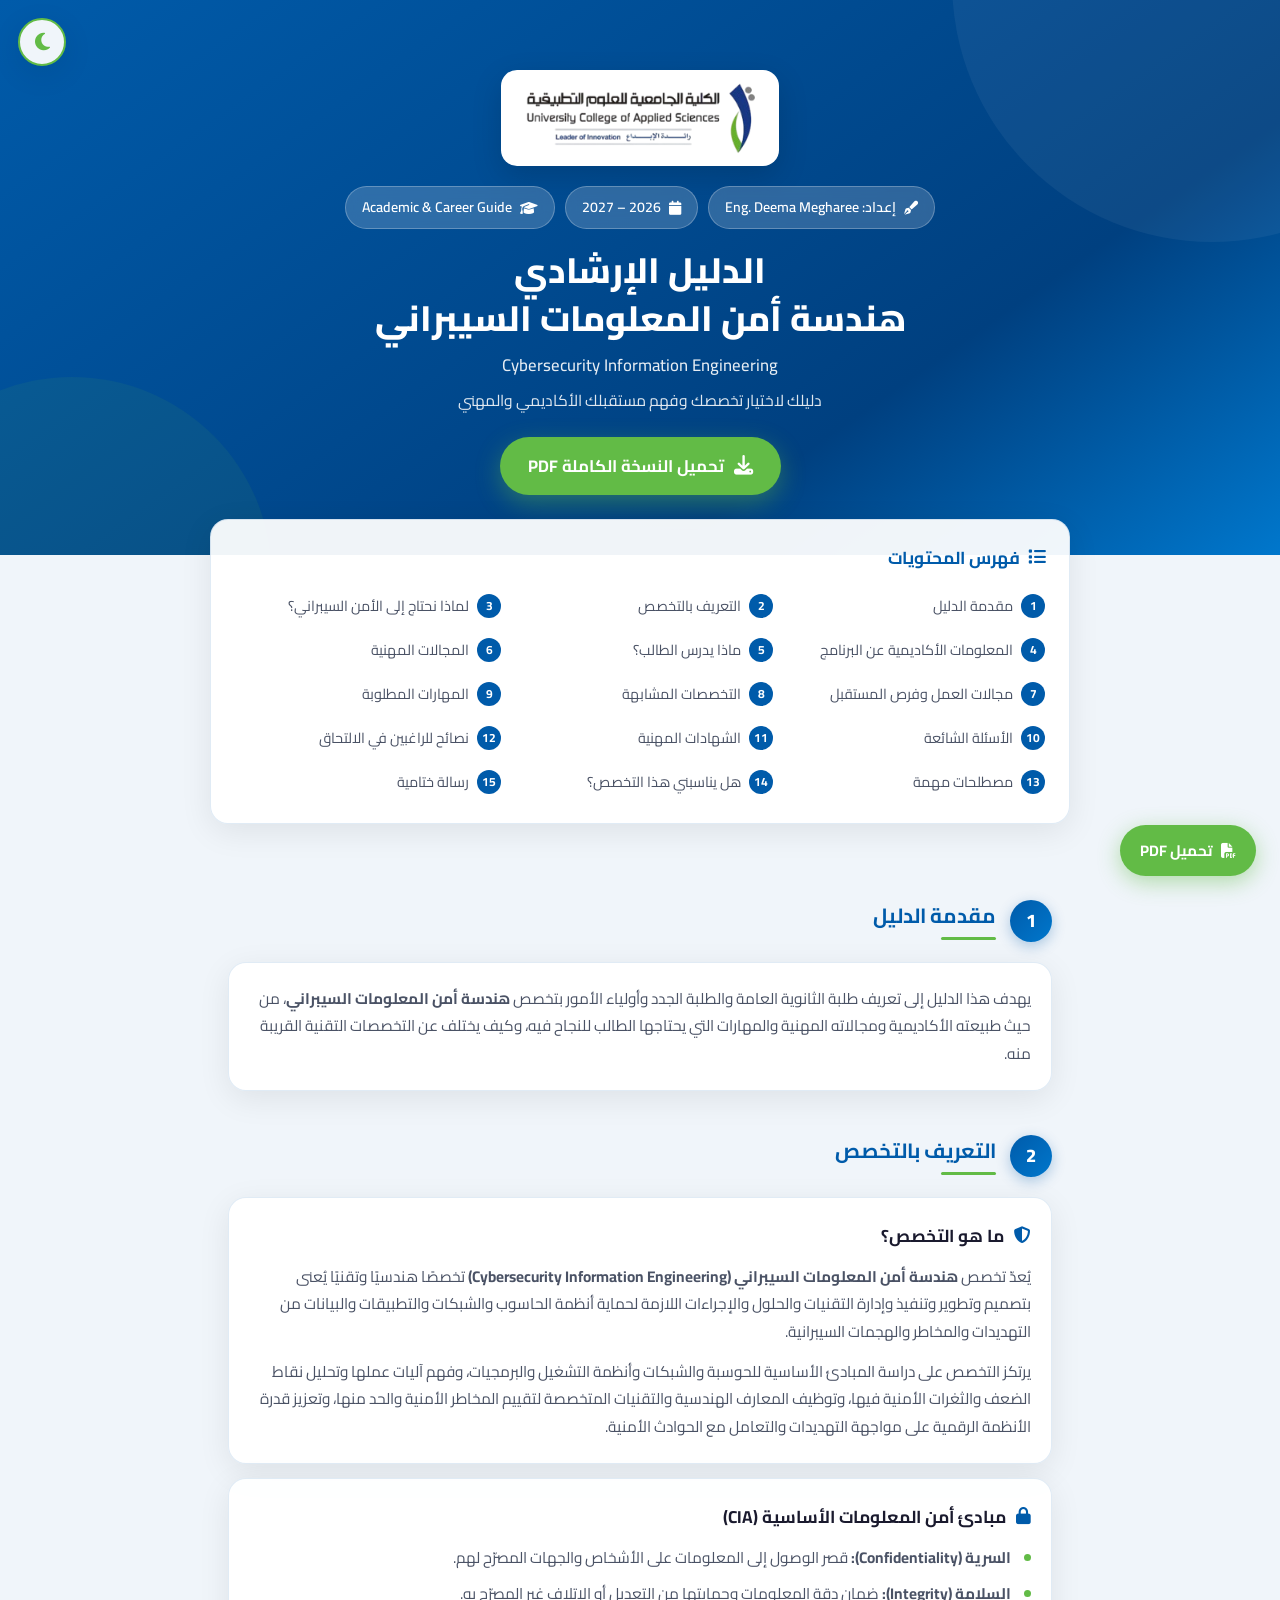
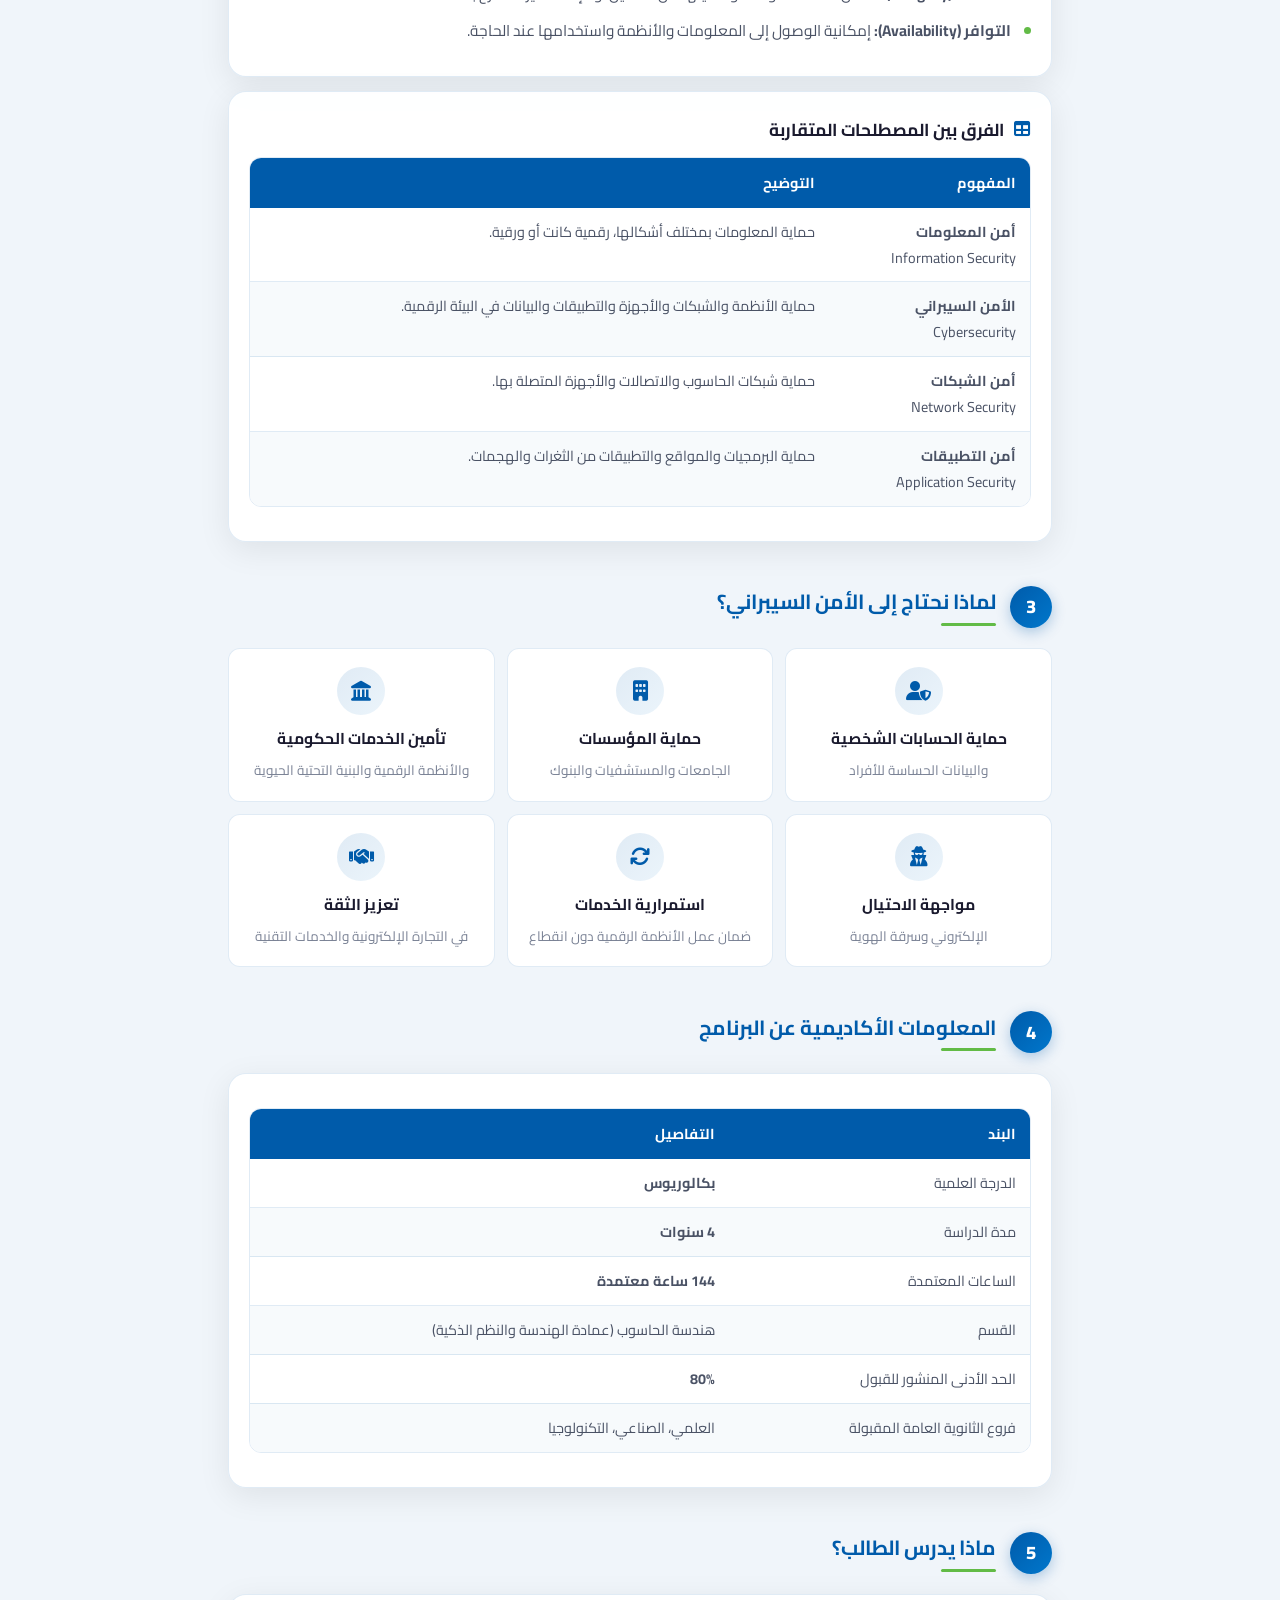
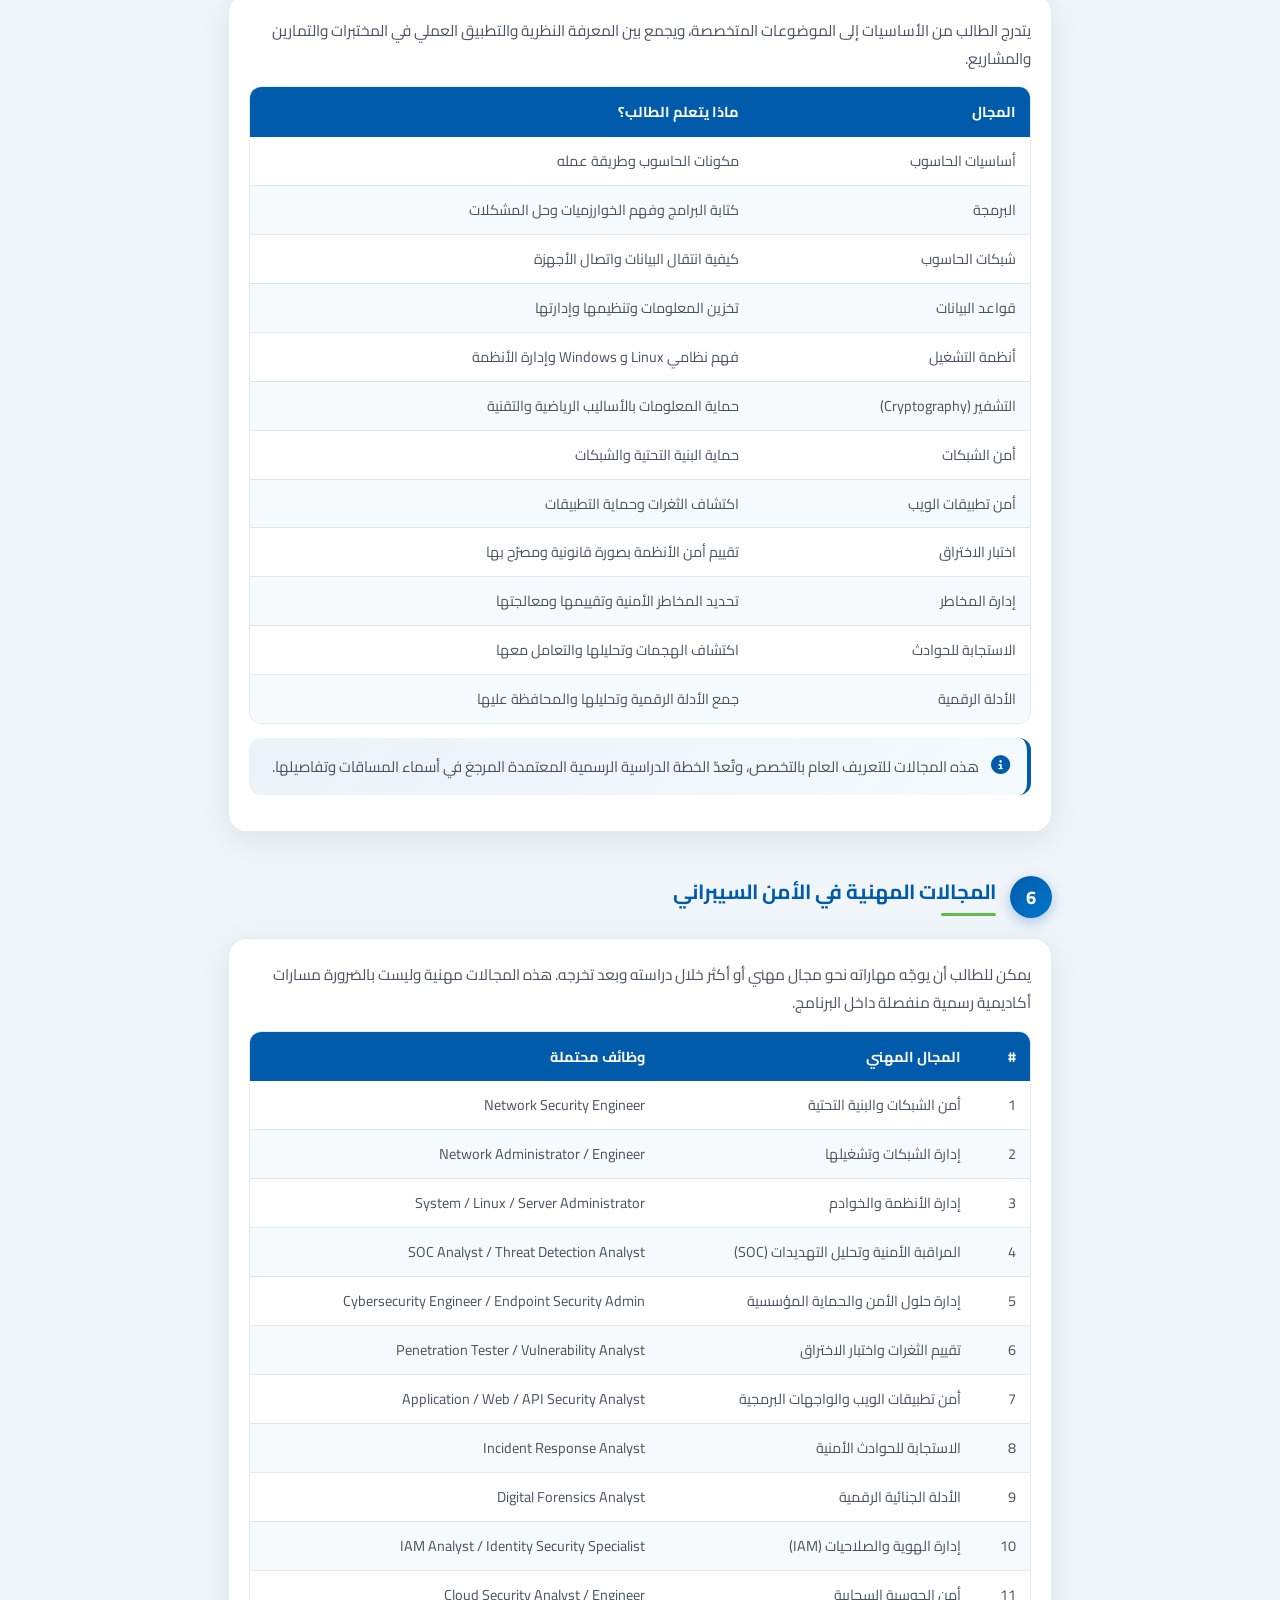
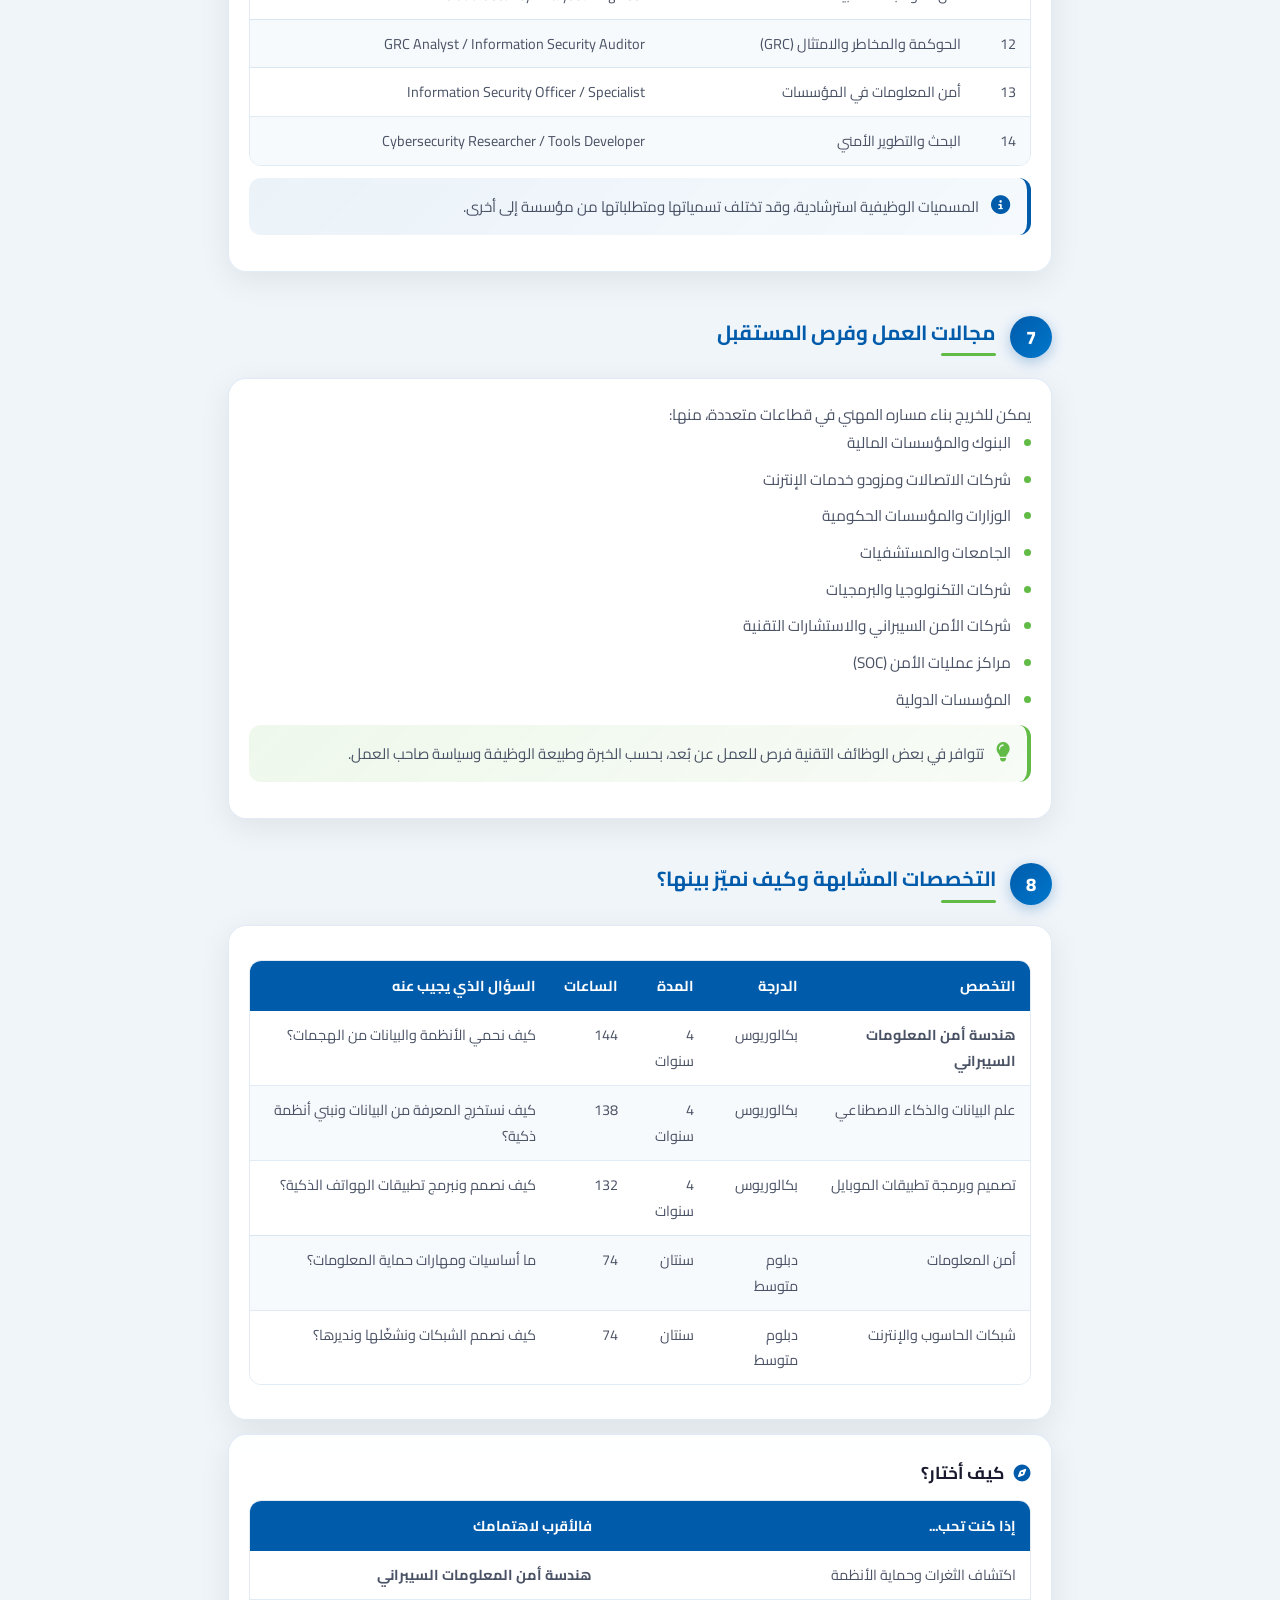
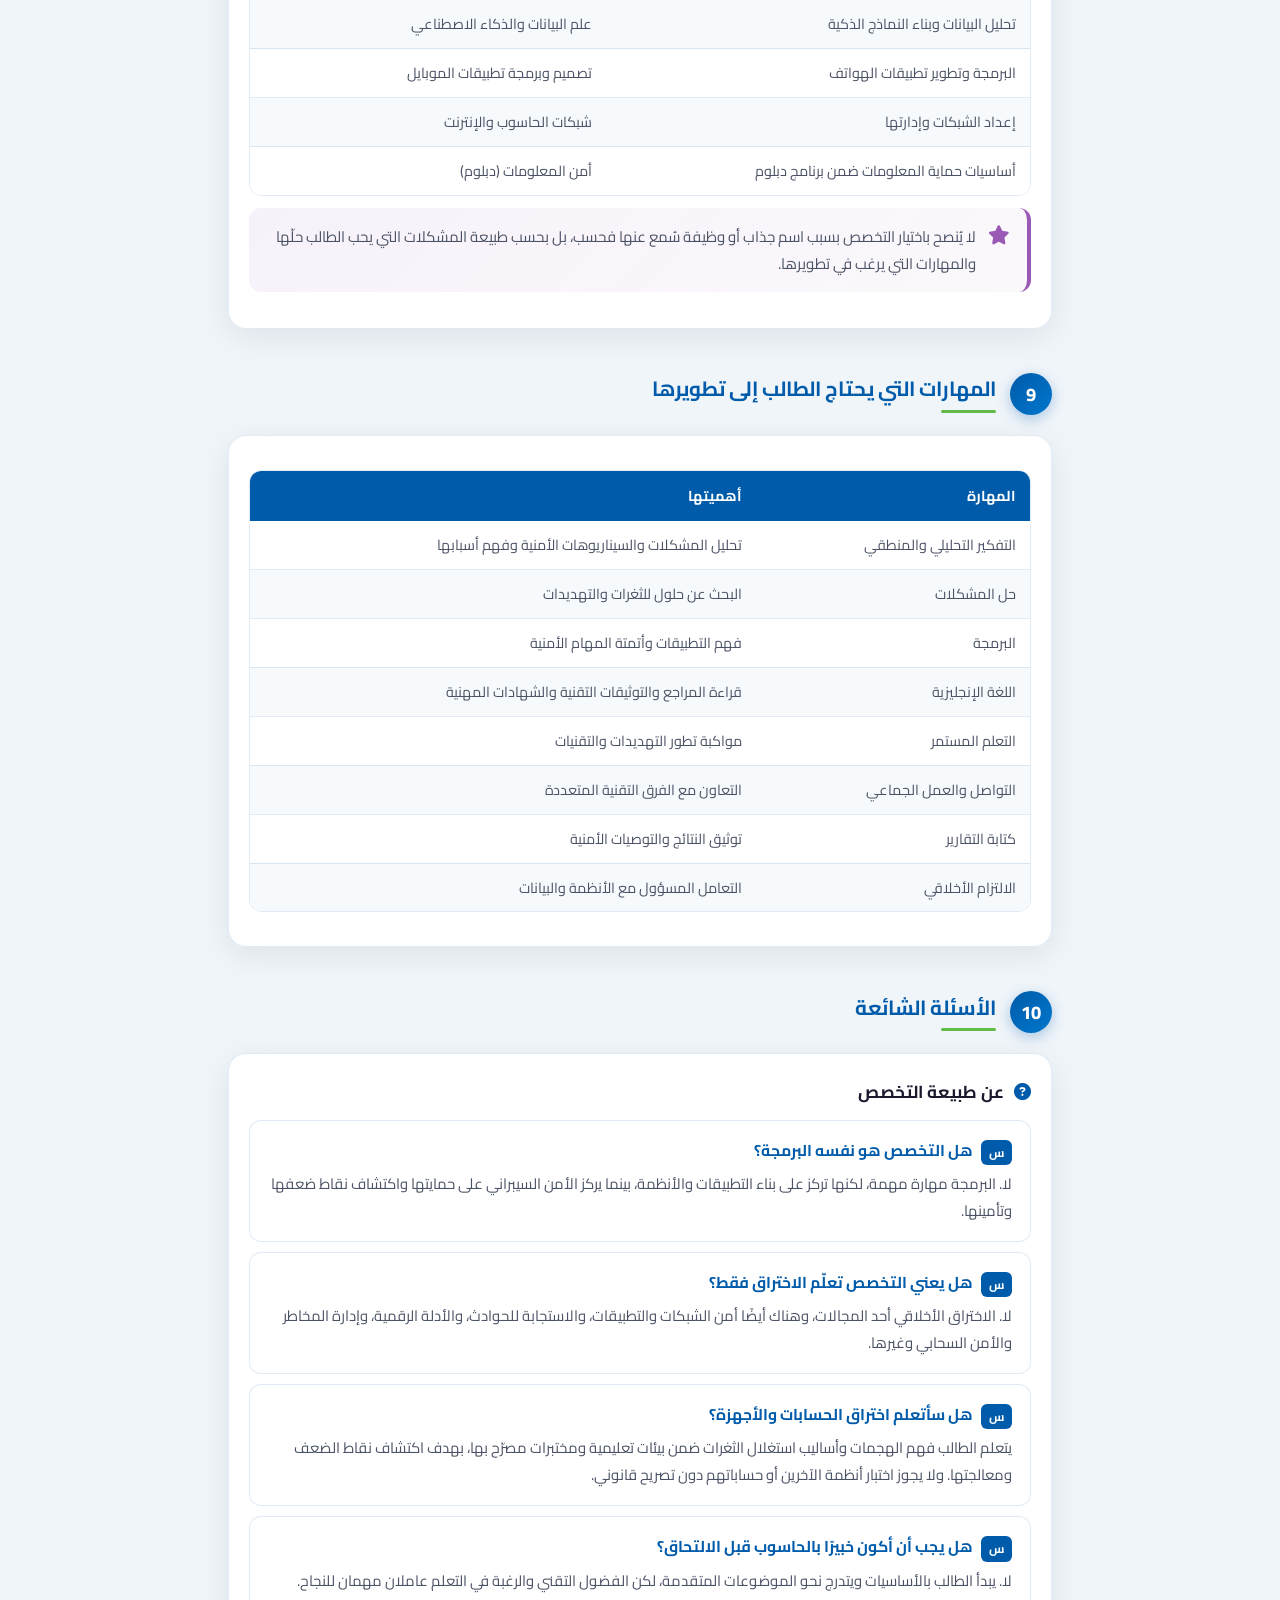
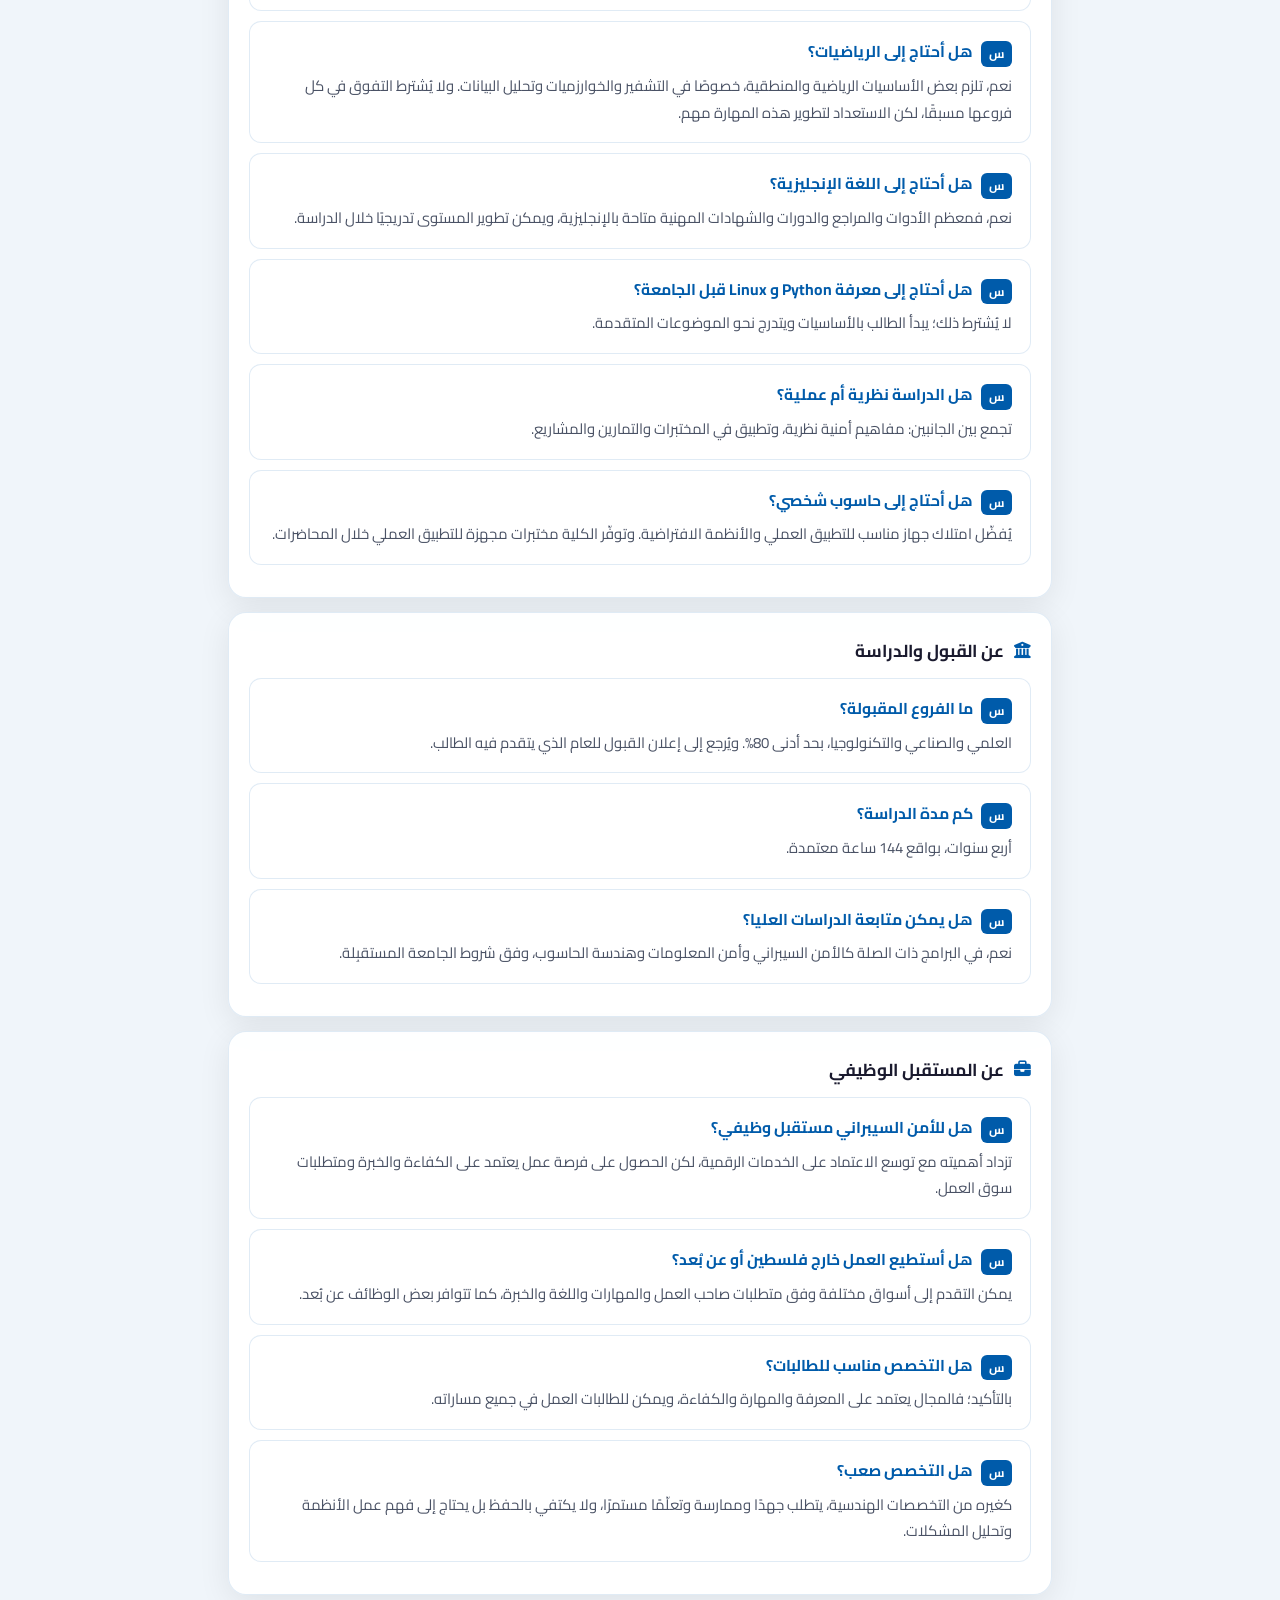
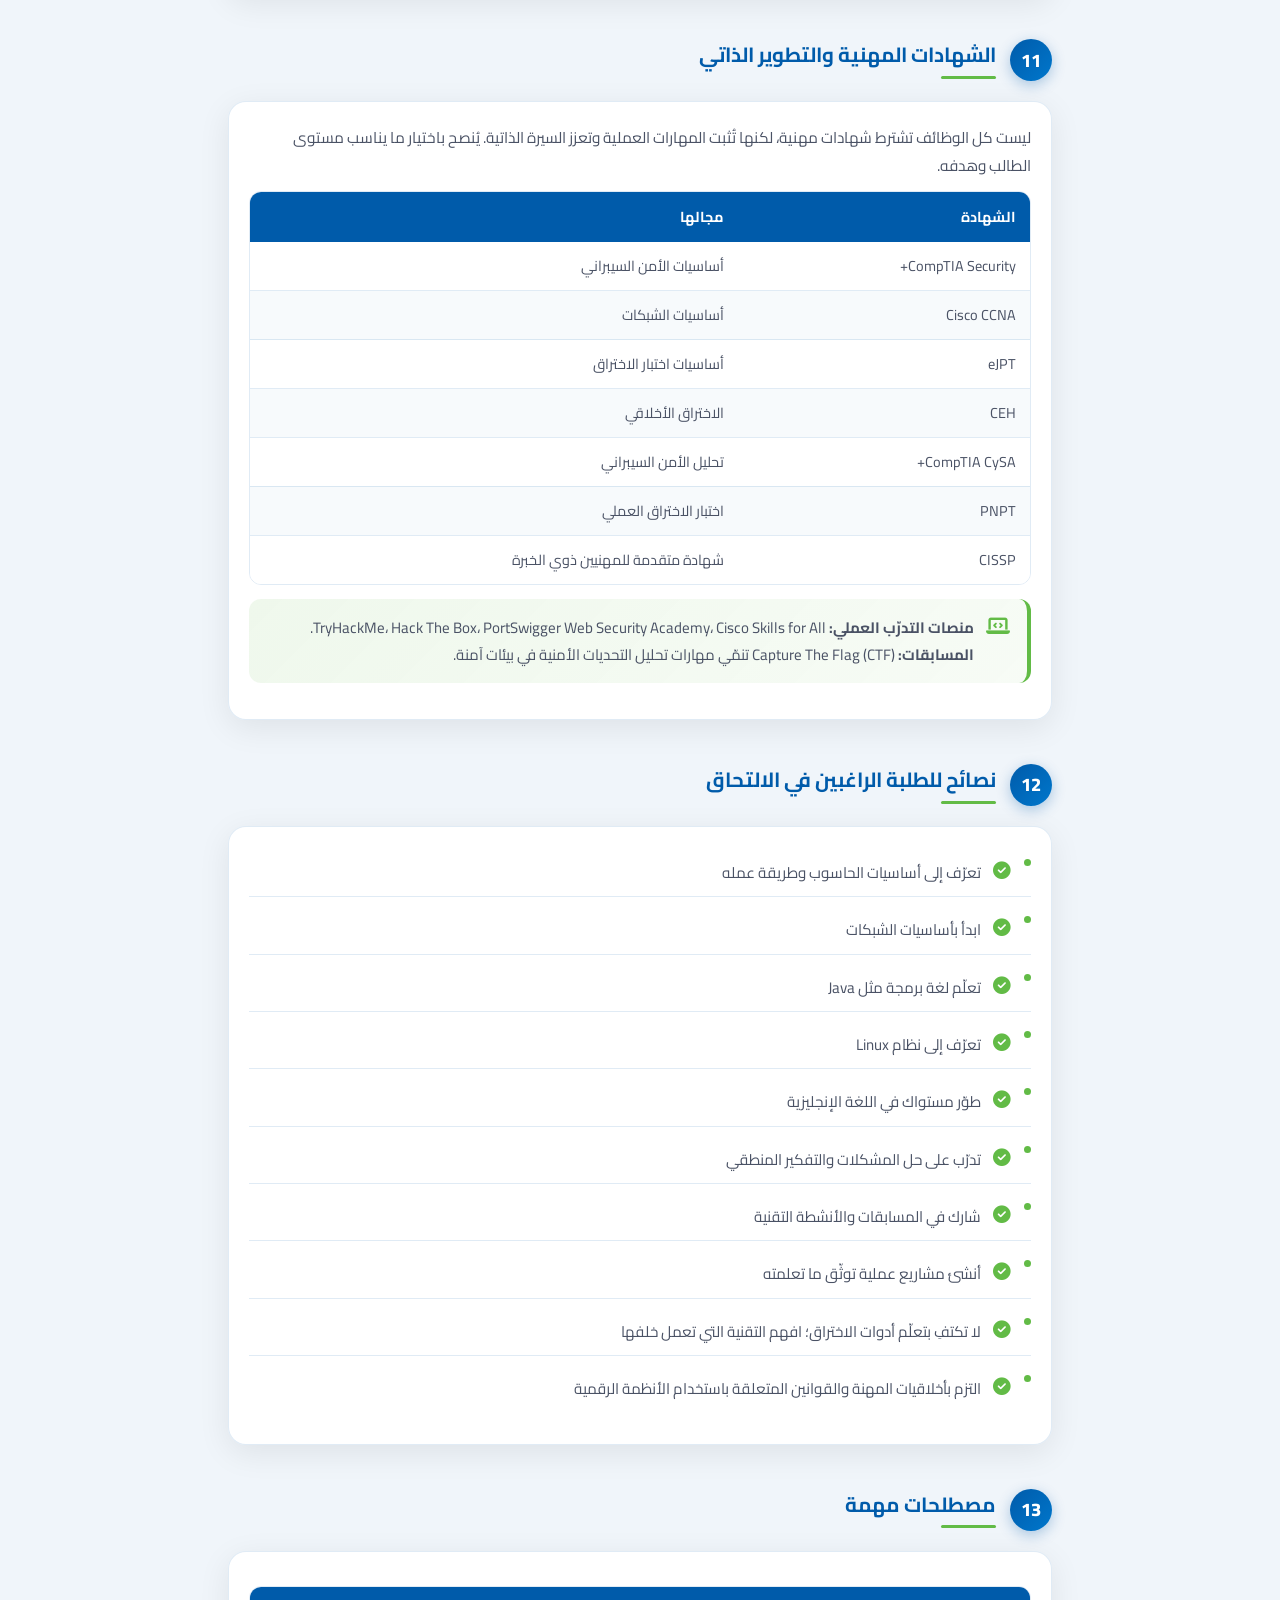
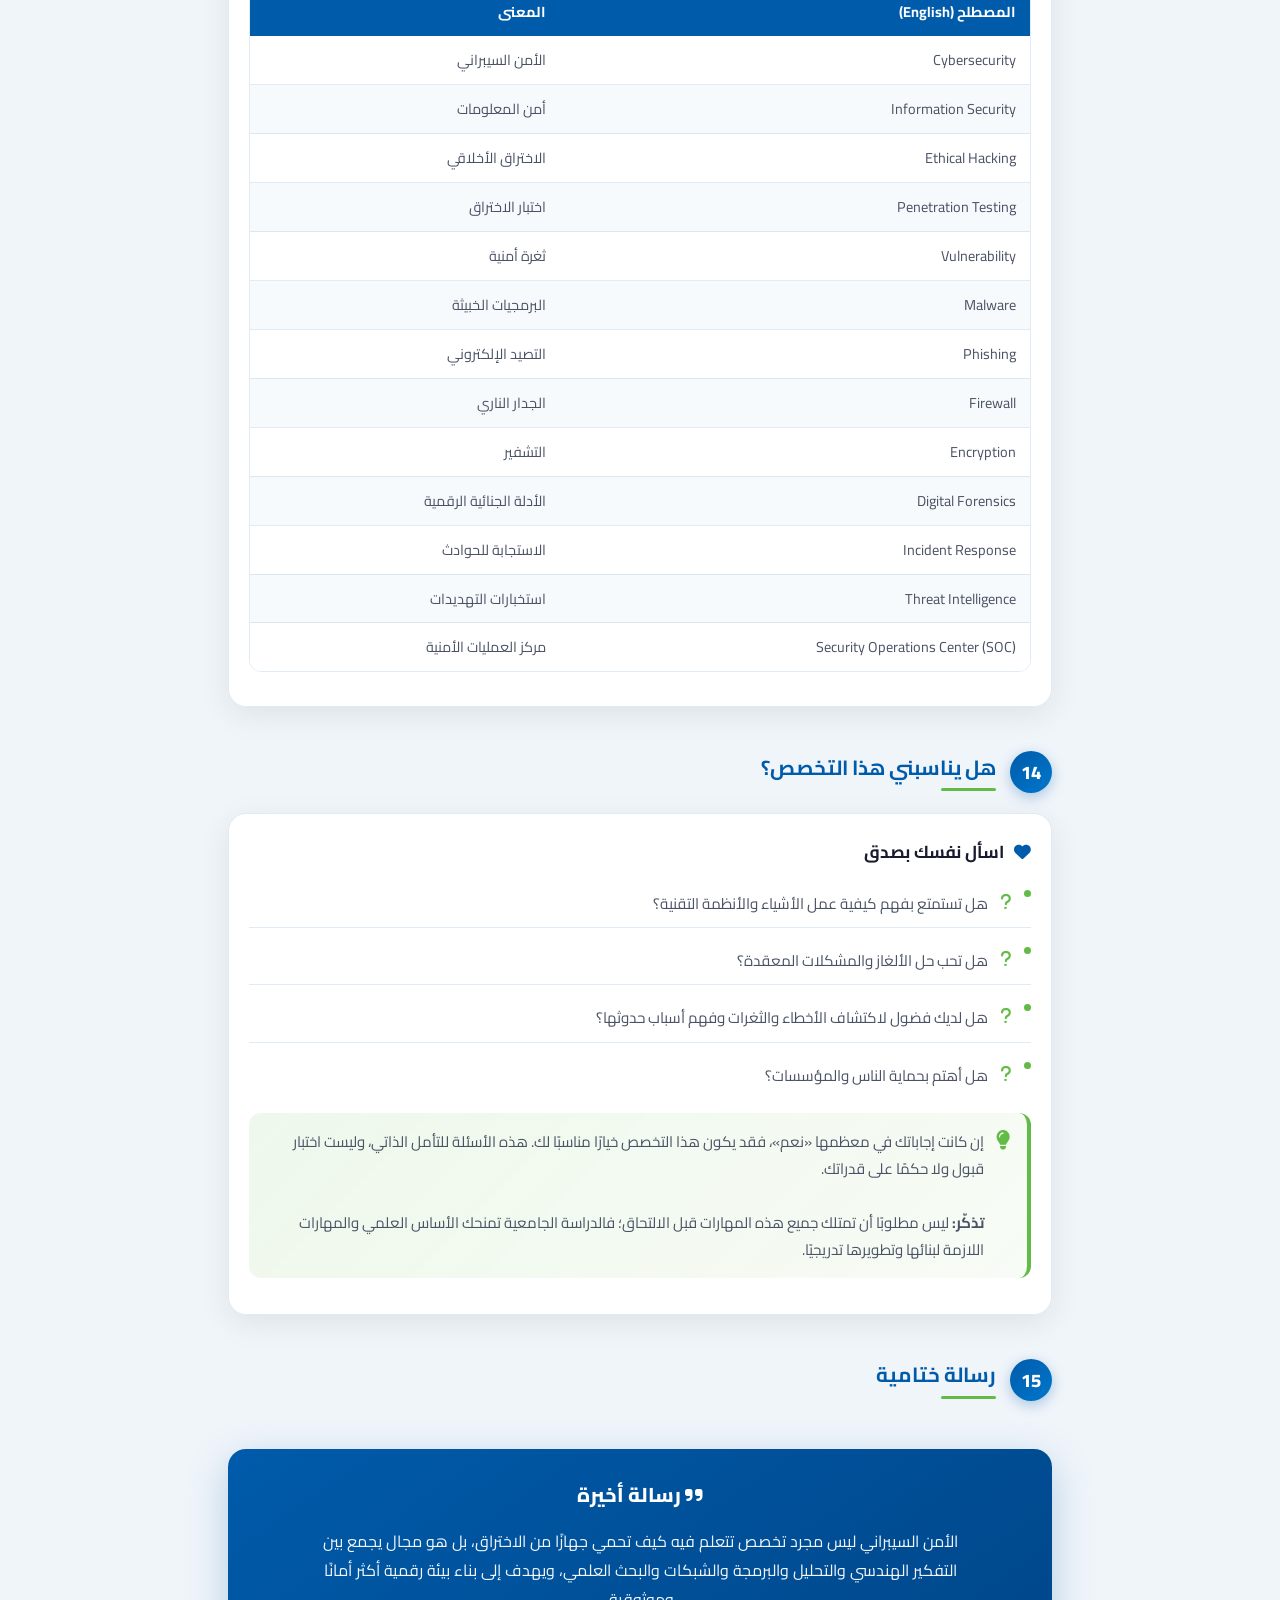
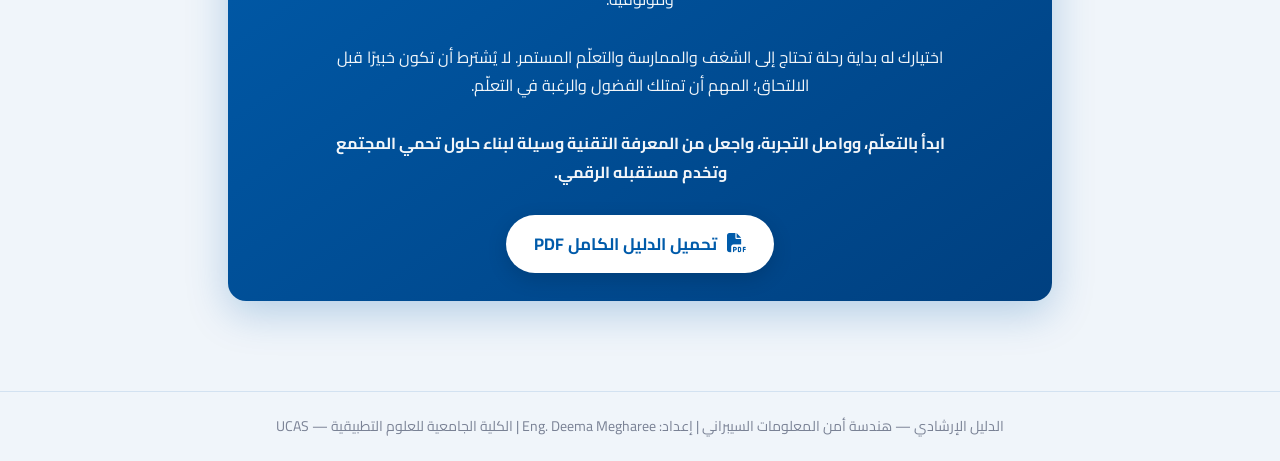
<file: guide/cybersecurity-engineering-guide.html>
<!DOCTYPE html>
<html lang="ar" dir="rtl">

<head>
    <meta charset="UTF-8" />
    <meta name="viewport" content="width=device-width, initial-scale=1.0, maximum-scale=1.0, user-scalable=no" />
    <meta name="description" content="الدليل الإرشادي لتخصص هندسة أمن المعلومات السيبراني - الكلية الجامعية للعلوم التطبيقية UCAS" />
    <title>الدليل الإرشادي | هندسة أمن المعلومات السيبراني - UCAS</title>

    <link rel="preconnect" href="https://fonts.googleapis.com" />
    <link rel="preconnect" href="https://fonts.gstatic.com" crossorigin />
    <link href="https://fonts.googleapis.com/css2?family=Cairo:wght@300;400;600;700;800;900&display=swap" rel="stylesheet" />
    <link rel="stylesheet" href="https://cdnjs.cloudflare.com/ajax/libs/font-awesome/6.5.1/css/all.min.css" />

    <style>
        :root {
            --primary: #005baa;
            --primary-light: #0077cc;
            --primary-dark: #004080;
            --accent: #62bb46;
            --accent-light: #7bd45e;
            --accent-dark: #4a9a35;
            --bg: #f0f5fa;
            --card-bg: rgba(255, 255, 255, 0.94);
            --text: #1a1a2e;
            --text-light: #4a5265;
            --text-muted: #7a8295;
            --shadow: 0 8px 32px rgba(0, 0, 0, 0.08);
            --shadow-hover: 0 16px 48px rgba(0, 0, 0, 0.14);
            --radius: 18px;
            --radius-sm: 12px;
            --transition: 0.35s cubic-bezier(0.25, 0.8, 0.25, 1);
            --border-color: rgba(0, 91, 170, 0.12);
        }

        [data-theme="dark"] {
            --bg: #0a0e17;
            --card-bg: rgba(20, 30, 50, 0.95);
            --text: #e8e8e8;
            --text-light: #b0b0c0;
            --text-muted: #8888a0;
            --shadow: 0 8px 32px rgba(0, 0, 0, 0.5);
            --shadow-hover: 0 16px 48px rgba(0, 0, 0, 0.7);
            --border-color: rgba(255, 255, 255, 0.08);
        }

        * { margin: 0; padding: 0; box-sizing: border-box; }
        html { scroll-behavior: smooth; }

        body {
            font-family: 'Cairo', sans-serif;
            background: var(--bg);
            color: var(--text);
            line-height: 1.8;
            min-height: 100vh;
            display: flex;
            flex-direction: column;
            -webkit-tap-highlight-color: transparent;
            transition: background 0.4s ease, color 0.4s ease;
        }

        .scroll-progress {
            position: fixed; top: 0; left: 0; width: 0%; height: 4px;
            background: linear-gradient(90deg, var(--primary), var(--accent));
            z-index: 9998; transition: width 0.08s ease;
            box-shadow: 0 0 12px rgba(98, 187, 70, 0.4);
        }

        .dark-mode-toggle {
            position: fixed; top: 18px; left: 18px; width: 48px; height: 48px;
            border-radius: 50%; background: var(--card-bg); border: 2px solid var(--accent);
            color: var(--accent); font-size: 20px; cursor: pointer; z-index: 9999;
            display: flex; align-items: center; justify-content: center;
            transition: all 0.3s ease; box-shadow: var(--shadow);
            backdrop-filter: blur(12px); -webkit-backdrop-filter: blur(12px);
            outline: none;
        }
        .dark-mode-toggle:hover { transform: scale(1.1); background: var(--primary); color: #fff; border-color: var(--primary); }

        /* Cover */
        .guide-cover {
            background: linear-gradient(145deg, var(--primary) 0%, var(--primary-dark) 70%, var(--primary-light) 100%);
            color: #fff; padding: 70px 24px 60px; text-align: center;
            position: relative; overflow: hidden; min-height: 380px;
            display: flex; flex-direction: column; justify-content: center; align-items: center;
        }
        .guide-cover::before {
            content: ''; position: absolute; top: -50%; right: -15%;
            width: 520px; height: 520px; border-radius: 50%;
            background: rgba(255, 255, 255, 0.05);
        }
        .guide-cover::after {
            content: ''; position: absolute; bottom: -40%; left: -10%;
            width: 400px; height: 400px; border-radius: 50%;
            background: rgba(98, 187, 70, 0.08);
        }

        .logo-box {
            background: #fff; border-radius: 16px; padding: 14px 20px;
            box-shadow: 0 10px 30px rgba(0, 0, 0, 0.15);
            margin-bottom: 20px; position: relative; z-index: 2;
            display: inline-flex; align-items: center; gap: 12px;
        }
        .logo-box i { font-size: 32px; color: var(--primary); }
        .logo-box span { font-weight: 800; font-size: 0.95rem; color: var(--primary-dark); line-height: 1.3; text-align: right; }

        .badge-row {
            display: flex; flex-wrap: wrap; gap: 10px; justify-content: center;
            margin-bottom: 18px; position: relative; z-index: 2;
        }
        .badge {
            background: rgba(255, 255, 255, 0.18); backdrop-filter: blur(8px);
            border: 1px solid rgba(255, 255, 255, 0.25); color: #fff;
            padding: 8px 16px; border-radius: 50px; font-size: 0.88rem; font-weight: 600;
            display: inline-flex; align-items: center; gap: 8px;
        }

        .guide-cover h1 {
            font-size: clamp(1.5rem, 4.5vw, 2.2rem); font-weight: 800;
            margin-bottom: 8px; position: relative; z-index: 2; line-height: 1.35;
        }
        .guide-cover .en-title {
            font-size: 1.05rem; opacity: 0.9; font-weight: 500;
            margin-bottom: 6px; position: relative; z-index: 2;
        }
        .guide-cover .subtitle {
            font-size: 0.98rem; opacity: 0.88; font-weight: 400;
            position: relative; z-index: 2; max-width: 520px;
        }

        /* Download button in cover */
        .download-btn {
            display: inline-flex; align-items: center; gap: 10px;
            background: var(--accent); color: #fff; border: none;
            padding: 14px 28px; border-radius: 50px; font-family: 'Cairo', sans-serif;
            font-size: 1.05rem; font-weight: 700; cursor: pointer;
            margin-top: 22px; position: relative; z-index: 2;
            box-shadow: 0 8px 24px rgba(98, 187, 70, 0.4);
            transition: all 0.3s ease; text-decoration: none;
        }
        .download-btn:hover {
            background: var(--accent-dark); transform: translateY(-3px);
            box-shadow: 0 12px 32px rgba(98, 187, 70, 0.5);
        }
        .download-btn i { font-size: 1.2rem; }

        /* TOC */
        .toc {
            background: var(--card-bg); border-radius: var(--radius);
            padding: 22px 24px; margin: -36px auto 0; max-width: 860px;
            box-shadow: var(--shadow); border: 1px solid var(--border-color);
            position: relative; z-index: 5; width: calc(100% - 36px);
        }
        .toc h3 {
            font-size: 1.08rem; font-weight: 700; color: var(--primary);
            margin-bottom: 14px; display: flex; align-items: center; gap: 8px;
        }
        .toc-list {
            display: grid; grid-template-columns: repeat(auto-fit, minmax(240px, 1fr)); gap: 6px;
            list-style: none;
        }
        .toc-list a {
            color: var(--text-light); text-decoration: none; font-size: 0.9rem;
            display: flex; align-items: center; gap: 8px; padding: 6px 0;
            transition: color 0.2s;
        }
        .toc-list a:hover { color: var(--primary); }
        .toc-list a .num {
            background: var(--primary); color: #fff; width: 24px; height: 24px;
            border-radius: 50%; display: flex; align-items: center; justify-content: center;
            font-size: 0.75rem; font-weight: 700; flex-shrink: 0;
        }

        .container {
            max-width: 860px; margin: 0 auto; padding: 32px 18px 90px; flex: 1; width: 100%;
        }

        .section { margin-top: 44px; }
        .section-header {
            display: flex; align-items: center; gap: 14px; margin-bottom: 20px;
        }
        .section-number {
            width: 42px; height: 42px;
            background: linear-gradient(135deg, var(--primary), var(--primary-light));
            color: #fff; border-radius: 50%; display: flex; align-items: center; justify-content: center;
            font-weight: 800; font-size: 1.15rem; flex-shrink: 0;
            box-shadow: 0 4px 14px rgba(0, 91, 170, 0.3);
        }
        .section-header h2 {
            font-size: 1.28rem; font-weight: 700; color: var(--primary); line-height: 1.4;
        }
        .section-header h2 span {
            display: block; height: 3px; width: 55px; background: var(--accent);
            border-radius: 3px; margin-top: 6px;
        }

        .card {
            background: var(--card-bg); border-radius: var(--radius);
            padding: 22px 20px; margin-bottom: 14px;
            box-shadow: var(--shadow); border: 1px solid var(--border-color);
            transition: transform var(--transition), box-shadow var(--transition);
        }
        .card:hover { transform: translateY(-2px); box-shadow: var(--shadow-hover); }
        .card h3 {
            font-size: 1.08rem; font-weight: 700; color: var(--text);
            margin-bottom: 12px; display: flex; align-items: center; gap: 10px;
        }
        .card h3 i { color: var(--primary); font-size: 1.05rem; }
        .card p, .card li { color: var(--text-light); font-size: 0.96rem; }
        .card ul { list-style: none; padding: 0; }
        .card ul li {
            position: relative; padding-right: 20px; margin-bottom: 9px;
        }
        .card ul li::before {
            content: ''; position: absolute; right: 0; top: 10px;
            width: 7px; height: 7px; background: var(--accent); border-radius: 50%;
        }

        /* Tables */
        .table-wrap {
            overflow-x: auto; margin: 12px 0; border-radius: var(--radius-sm);
            border: 1px solid var(--border-color);
        }
        table {
            width: 100%; border-collapse: collapse; font-size: 0.9rem;
            background: var(--card-bg);
        }
        th {
            background: var(--primary); color: #fff; padding: 12px 14px;
            text-align: right; font-weight: 700; white-space: nowrap;
        }
        td {
            padding: 11px 14px; border-bottom: 1px solid var(--border-color);
            color: var(--text-light); vertical-align: top;
        }
        tr:last-child td { border-bottom: none; }
        tr:nth-child(even) td { background: rgba(0, 91, 170, 0.03); }
        [data-theme="dark"] tr:nth-child(even) td { background: rgba(255,255,255,0.03); }

        .tip-box, .note-box, .highlight-box {
            border-radius: var(--radius-sm); padding: 15px 17px; margin: 14px 0;
            display: flex; gap: 12px; align-items: flex-start;
        }
        .tip-box {
            background: linear-gradient(135deg, rgba(98, 187, 70, 0.1), rgba(98, 187, 70, 0.05));
            border-right: 4px solid var(--accent);
        }
        .tip-box i { color: var(--accent); font-size: 1.2rem; margin-top: 3px; flex-shrink: 0; }
        .note-box {
            background: linear-gradient(135deg, rgba(0, 91, 170, 0.08), rgba(0, 119, 204, 0.04));
            border-right: 4px solid var(--primary);
        }
        .note-box i { color: var(--primary); font-size: 1.2rem; margin-top: 3px; flex-shrink: 0; }
        .highlight-box {
            background: linear-gradient(135deg, rgba(155, 89, 182, 0.08), rgba(155, 89, 182, 0.04));
            border-right: 4px solid #9b59b6;
        }
        .highlight-box i { color: #9b59b6; font-size: 1.2rem; margin-top: 3px; flex-shrink: 0; }
        .tip-box p, .note-box p, .highlight-box p { margin: 0; color: var(--text-light); font-size: 0.94rem; }

        .faq-item {
            background: var(--card-bg); border-radius: var(--radius-sm);
            padding: 16px 18px; margin-bottom: 10px;
            border: 1px solid var(--border-color);
        }
        .faq-item h4 {
            font-size: 0.98rem; font-weight: 700; color: var(--primary);
            margin-bottom: 6px; display: flex; gap: 8px; align-items: flex-start;
        }
        .faq-item h4 span {
            background: var(--primary); color: #fff; font-size: 0.75rem;
            padding: 2px 8px; border-radius: 6px; flex-shrink: 0; margin-top: 3px;
        }
        .faq-item p { color: var(--text-light); font-size: 0.93rem; margin: 0; }

        .feature-grid {
            display: grid; grid-template-columns: repeat(auto-fit, minmax(220px, 1fr));
            gap: 12px; margin-top: 8px;
        }
        .feature-item {
            background: var(--card-bg); border-radius: var(--radius-sm);
            padding: 18px 14px; border: 1px solid var(--border-color);
            text-align: center; transition: transform var(--transition);
        }
        .feature-item:hover { transform: translateY(-3px); }
        .feature-item .icon {
            width: 48px; height: 48px;
            background: linear-gradient(135deg, rgba(0, 91, 170, 0.12), rgba(0, 119, 204, 0.08));
            color: var(--primary); border-radius: 50%;
            display: flex; align-items: center; justify-content: center;
            font-size: 1.25rem; margin: 0 auto 10px;
        }
        .feature-item h4 { font-size: 0.98rem; font-weight: 700; margin-bottom: 5px; }
        .feature-item p { font-size: 0.85rem; color: var(--text-muted); margin: 0; }

        .checklist {
            list-style: none; padding: 0;
        }
        .checklist li {
            display: flex; gap: 12px; align-items: flex-start;
            padding: 10px 0; border-bottom: 1px solid var(--border-color);
            color: var(--text-light); font-size: 0.95rem;
        }
        .checklist li:last-child { border-bottom: none; }
        .checklist li i {
            color: var(--accent); font-size: 1.1rem; margin-top: 3px; flex-shrink: 0;
        }

        .summary-box {
            background: linear-gradient(145deg, var(--primary) 0%, var(--primary-dark) 100%);
            color: #fff; border-radius: var(--radius); padding: 28px 24px;
            margin-top: 48px; box-shadow: 0 12px 40px rgba(0, 91, 170, 0.25);
            text-align: center;
        }
        .summary-box h2 {
            font-size: 1.25rem; font-weight: 800; margin-bottom: 14px;
        }
        .summary-box p {
            font-size: 1rem; opacity: 0.95; line-height: 1.8; max-width: 640px; margin: 0 auto 20px;
        }
        .summary-box .download-btn {
            margin-top: 8px; background: #fff; color: var(--primary);
            box-shadow: 0 6px 20px rgba(0,0,0,0.15);
        }
        .summary-box .download-btn:hover {
            background: var(--accent); color: #fff;
        }

        .back-to-top {
            position: fixed; bottom: 24px; left: 24px; width: 48px; height: 48px;
            background: var(--accent); color: #fff; border: none; border-radius: 50%;
            font-size: 1.2rem; cursor: pointer;
            box-shadow: 0 6px 20px rgba(98, 187, 70, 0.4);
            opacity: 0; visibility: hidden; transition: all 0.3s ease; z-index: 100;
            display: flex; align-items: center; justify-content: center;
        }
        .back-to-top.visible { opacity: 1; visibility: visible; }
        .back-to-top:hover { transform: translateY(-4px); background: var(--accent-dark); }

        /* Floating download */
        .float-download {
            position: fixed; bottom: 24px; right: 24px; z-index: 100;
            display: flex; align-items: center; gap: 8px;
            background: var(--accent); color: #fff; border: none;
            padding: 12px 20px; border-radius: 50px; font-family: 'Cairo', sans-serif;
            font-size: 0.95rem; font-weight: 700; cursor: pointer;
            box-shadow: 0 6px 22px rgba(98, 187, 70, 0.45);
            transition: all 0.3s ease; text-decoration: none;
        }
        .float-download:hover {
            background: var(--accent-dark); transform: translateY(-3px);
        }

        footer {
            text-align: center; padding: 22px 16px; color: var(--text-muted);
            font-size: 0.88rem; border-top: 1px solid var(--border-color); margin-top: auto;
        }

        @media (max-width: 600px) {
            .guide-cover { padding: 55px 16px 50px; min-height: 340px; }
            .toc { padding: 16px; }
            .toc-list { grid-template-columns: 1fr; }
            .section-header h2 { font-size: 1.12rem; }
            .card { padding: 16px 14px; }
            .feature-grid { grid-template-columns: 1fr; }
            .float-download span { display: none; }
            .float-download { padding: 14px; border-radius: 50%; }
        }
    </style>
</head>

<body>
    <div class="scroll-progress" id="scrollProgress"></div>

    <button class="dark-mode-toggle" id="darkToggle" aria-label="تبديل الوضع الليلي">
        <i class="fas fa-moon"></i>
    </button>

    <button class="back-to-top" id="backToTop" aria-label="العودة للأعلى">
        <i class="fas fa-arrow-up"></i>
    </button>

    <a class="float-download" href="الدليل_الإرشادي_هندسة_أمن_المعلومات_السيبراني_UCAS-2.pdf" download="الدليل_الإرشادي_هندسة_أمن_المعلومات_السيبراني_UCAS.pdf">
        <i class="fas fa-file-pdf"></i>
        <span>تحميل PDF</span>
    </a>

    <!-- Cover -->
    <header class="guide-cover">
        <div class="logo-box" style="background:#fff; padding:12px 20px;">
            <img src="[data-uri]" alt="شعار الكلية الجامعية للعلوم التطبيقية" style="max-height:72px; width:auto; display:block;" />
        </div>

        <div class="badge-row">
            <span class="badge"><i class="fas fa-pen-fancy"></i> إعداد: Eng. Deema Megharee</span>
            <span class="badge"><i class="fas fa-calendar"></i> 2026 – 2027</span>
            <span class="badge"><i class="fas fa-graduation-cap"></i> Academic & Career Guide</span>
        </div>

        <h1>الدليل الإرشادي<br>هندسة أمن المعلومات السيبراني</h1>
        <p class="en-title">Cybersecurity Information Engineering</p>
        <p class="subtitle">دليلك لاختيار تخصصك وفهم مستقبلك الأكاديمي والمهني</p>

        <a class="download-btn" href="الدليل_الإرشادي_هندسة_أمن_المعلومات_السيبراني_UCAS-2.pdf" download="الدليل_الإرشادي_هندسة_أمن_المعلومات_السيبراني_UCAS.pdf">
            <i class="fas fa-download"></i>
            تحميل النسخة الكاملة PDF
        </a>
    </header>

    <!-- TOC -->
    <nav class="toc">
        <h3><i class="fas fa-list"></i> فهرس المحتويات</h3>
        <ul class="toc-list">
            <li><a href="#s1"><span class="num">1</span> مقدمة الدليل</a></li>
            <li><a href="#s2"><span class="num">2</span> التعريف بالتخصص</a></li>
            <li><a href="#s3"><span class="num">3</span> لماذا نحتاج إلى الأمن السيبراني؟</a></li>
            <li><a href="#s4"><span class="num">4</span> المعلومات الأكاديمية عن البرنامج</a></li>
            <li><a href="#s5"><span class="num">5</span> ماذا يدرس الطالب؟</a></li>
            <li><a href="#s6"><span class="num">6</span> المجالات المهنية</a></li>
            <li><a href="#s7"><span class="num">7</span> مجالات العمل وفرص المستقبل</a></li>
            <li><a href="#s8"><span class="num">8</span> التخصصات المشابهة</a></li>
            <li><a href="#s9"><span class="num">9</span> المهارات المطلوبة</a></li>
            <li><a href="#s10"><span class="num">10</span> الأسئلة الشائعة</a></li>
            <li><a href="#s11"><span class="num">11</span> الشهادات المهنية</a></li>
            <li><a href="#s12"><span class="num">12</span> نصائح للراغبين في الالتحاق</a></li>
            <li><a href="#s13"><span class="num">13</span> مصطلحات مهمة</a></li>
            <li><a href="#s14"><span class="num">14</span> هل يناسبني هذا التخصص؟</a></li>
            <li><a href="#s15"><span class="num">15</span> رسالة ختامية</a></li>
        </ul>
    </nav>

    <main class="container">

        <!-- 1 -->
        <section class="section" id="s1">
            <div class="section-header">
                <div class="section-number">1</div>
                <h2>مقدمة الدليل<span></span></h2>
            </div>
            <div class="card">
                <p>
                    يهدف هذا الدليل إلى تعريف طلبة الثانوية العامة والطلبة الجدد وأولياء الأمور بتخصص <strong>هندسة أمن المعلومات السيبراني</strong>، من حيث طبيعته الأكاديمية ومجالاته المهنية والمهارات التي يحتاجها الطالب للنجاح فيه، وكيف يختلف عن التخصصات التقنية القريبة منه.
                </p>
            </div>
        </section>

        <!-- 2 -->
        <section class="section" id="s2">
            <div class="section-header">
                <div class="section-number">2</div>
                <h2>التعريف بالتخصص<span></span></h2>
            </div>
            <div class="card">
                <h3><i class="fas fa-shield-halved"></i> ما هو التخصص؟</h3>
                <p>
                    يُعدّ تخصص <strong>هندسة أمن المعلومات السيبراني (Cybersecurity Information Engineering)</strong> تخصصًا هندسيًا وتقنيًا يُعنى بتصميم وتطوير وتنفيذ وإدارة التقنيات والحلول والإجراءات اللازمة لحماية أنظمة الحاسوب والشبكات والتطبيقات والبيانات من التهديدات والمخاطر والهجمات السيبرانية.
                </p>
                <p style="margin-top: 12px;">
                    يرتكز التخصص على دراسة المبادئ الأساسية للحوسبة والشبكات وأنظمة التشغيل والبرمجيات، وفهم آليات عملها وتحليل نقاط الضعف والثغرات الأمنية فيها، وتوظيف المعارف الهندسية والتقنيات المتخصصة لتقييم المخاطر الأمنية والحد منها، وتعزيز قدرة الأنظمة الرقمية على مواجهة التهديدات والتعامل مع الحوادث الأمنية.
                </p>
            </div>

            <div class="card">
                <h3><i class="fas fa-lock"></i> مبادئ أمن المعلومات الأساسية (CIA)</h3>
                <ul>
                    <li><strong>السرية (Confidentiality):</strong> قصر الوصول إلى المعلومات على الأشخاص والجهات المصرّح لهم.</li>
                    <li><strong>السلامة (Integrity):</strong> ضمان دقة المعلومات وحمايتها من التعديل أو الإتلاف غير المصرّح به.</li>
                    <li><strong>التوافر (Availability):</strong> إمكانية الوصول إلى المعلومات والأنظمة واستخدامها عند الحاجة.</li>
                </ul>
            </div>

            <div class="card">
                <h3><i class="fas fa-table"></i> الفرق بين المصطلحات المتقاربة</h3>
                <div class="table-wrap">
                    <table>
                        <thead>
                            <tr>
                                <th>المفهوم</th>
                                <th>التوضيح</th>
                            </tr>
                        </thead>
                        <tbody>
                            <tr>
                                <td><strong>أمن المعلومات</strong><br>Information Security</td>
                                <td>حماية المعلومات بمختلف أشكالها، رقمية كانت أو ورقية.</td>
                            </tr>
                            <tr>
                                <td><strong>الأمن السيبراني</strong><br>Cybersecurity</td>
                                <td>حماية الأنظمة والشبكات والأجهزة والتطبيقات والبيانات في البيئة الرقمية.</td>
                            </tr>
                            <tr>
                                <td><strong>أمن الشبكات</strong><br>Network Security</td>
                                <td>حماية شبكات الحاسوب والاتصالات والأجهزة المتصلة بها.</td>
                            </tr>
                            <tr>
                                <td><strong>أمن التطبيقات</strong><br>Application Security</td>
                                <td>حماية البرمجيات والمواقع والتطبيقات من الثغرات والهجمات.</td>
                            </tr>
                        </tbody>
                    </table>
                </div>
            </div>
        </section>

        <!-- 3 -->
        <section class="section" id="s3">
            <div class="section-header">
                <div class="section-number">3</div>
                <h2>لماذا نحتاج إلى الأمن السيبراني؟<span></span></h2>
            </div>
            <div class="feature-grid">
                <div class="feature-item">
                    <div class="icon"><i class="fas fa-user-shield"></i></div>
                    <h4>حماية الحسابات الشخصية</h4>
                    <p>والبيانات الحساسة للأفراد</p>
                </div>
                <div class="feature-item">
                    <div class="icon"><i class="fas fa-building"></i></div>
                    <h4>حماية المؤسسات</h4>
                    <p>الجامعات والمستشفيات والبنوك</p>
                </div>
                <div class="feature-item">
                    <div class="icon"><i class="fas fa-landmark"></i></div>
                    <h4>تأمين الخدمات الحكومية</h4>
                    <p>والأنظمة الرقمية والبنية التحتية الحيوية</p>
                </div>
                <div class="feature-item">
                    <div class="icon"><i class="fas fa-user-secret"></i></div>
                    <h4>مواجهة الاحتيال</h4>
                    <p>الإلكتروني وسرقة الهوية</p>
                </div>
                <div class="feature-item">
                    <div class="icon"><i class="fas fa-sync"></i></div>
                    <h4>استمرارية الخدمات</h4>
                    <p>ضمان عمل الأنظمة الرقمية دون انقطاع</p>
                </div>
                <div class="feature-item">
                    <div class="icon"><i class="fas fa-handshake"></i></div>
                    <h4>تعزيز الثقة</h4>
                    <p>في التجارة الإلكترونية والخدمات التقنية</p>
                </div>
            </div>
        </section>

        <!-- 4 -->
        <section class="section" id="s4">
            <div class="section-header">
                <div class="section-number">4</div>
                <h2>المعلومات الأكاديمية عن البرنامج<span></span></h2>
            </div>
            <div class="card">
                <div class="table-wrap">
                    <table>
                        <thead>
                            <tr>
                                <th>البند</th>
                                <th>التفاصيل</th>
                            </tr>
                        </thead>
                        <tbody>
                            <tr>
                                <td>الدرجة العلمية</td>
                                <td><strong>بكالوريوس</strong></td>
                            </tr>
                            <tr>
                                <td>مدة الدراسة</td>
                                <td><strong>4 سنوات</strong></td>
                            </tr>
                            <tr>
                                <td>الساعات المعتمدة</td>
                                <td><strong>144 ساعة معتمدة</strong></td>
                            </tr>
                            <tr>
                                <td>القسم</td>
                                <td>هندسة الحاسوب (عمادة الهندسة والنظم الذكية)</td>
                            </tr>
                            <tr>
                                <td>الحد الأدنى المنشور للقبول</td>
                                <td><strong>80%</strong></td>
                            </tr>
                            <tr>
                                <td>فروع الثانوية العامة المقبولة</td>
                                <td>العلمي، الصناعي، التكنولوجيا</td>
                            </tr>
                        </tbody>
                    </table>
                </div>
            </div>
        </section>

        <!-- 5 -->
        <section class="section" id="s5">
            <div class="section-header">
                <div class="section-number">5</div>
                <h2>ماذا يدرس الطالب؟<span></span></h2>
            </div>
            <div class="card">
                <p style="margin-bottom: 14px;">
                    يتدرج الطالب من الأساسيات إلى الموضوعات المتخصصة، ويجمع بين المعرفة النظرية والتطبيق العملي في المختبرات والتمارين والمشاريع.
                </p>
                <div class="table-wrap">
                    <table>
                        <thead>
                            <tr>
                                <th>المجال</th>
                                <th>ماذا يتعلم الطالب؟</th>
                            </tr>
                        </thead>
                        <tbody>
                            <tr><td>أساسيات الحاسوب</td><td>مكونات الحاسوب وطريقة عمله</td></tr>
                            <tr><td>البرمجة</td><td>كتابة البرامج وفهم الخوارزميات وحل المشكلات</td></tr>
                            <tr><td>شبكات الحاسوب</td><td>كيفية انتقال البيانات واتصال الأجهزة</td></tr>
                            <tr><td>قواعد البيانات</td><td>تخزين المعلومات وتنظيمها وإدارتها</td></tr>
                            <tr><td>أنظمة التشغيل</td><td>فهم نظامي Linux و Windows وإدارة الأنظمة</td></tr>
                            <tr><td>التشفير (Cryptography)</td><td>حماية المعلومات بالأساليب الرياضية والتقنية</td></tr>
                            <tr><td>أمن الشبكات</td><td>حماية البنية التحتية والشبكات</td></tr>
                            <tr><td>أمن تطبيقات الويب</td><td>اكتشاف الثغرات وحماية التطبيقات</td></tr>
                            <tr><td>اختبار الاختراق</td><td>تقييم أمن الأنظمة بصورة قانونية ومصرّح بها</td></tr>
                            <tr><td>إدارة المخاطر</td><td>تحديد المخاطر الأمنية وتقييمها ومعالجتها</td></tr>
                            <tr><td>الاستجابة للحوادث</td><td>اكتشاف الهجمات وتحليلها والتعامل معها</td></tr>
                            <tr><td>الأدلة الرقمية</td><td>جمع الأدلة الرقمية وتحليلها والمحافظة عليها</td></tr>
                        </tbody>
                    </table>
                </div>
                <div class="note-box" style="margin-top: 14px;">
                    <i class="fas fa-info-circle"></i>
                    <p>هذه المجالات للتعريف العام بالتخصص، وتُعدّ الخطة الدراسية الرسمية المعتمدة المرجعَ في أسماء المساقات وتفاصيلها.</p>
                </div>
            </div>
        </section>

        <!-- 6 -->
        <section class="section" id="s6">
            <div class="section-header">
                <div class="section-number">6</div>
                <h2>المجالات المهنية في الأمن السيبراني<span></span></h2>
            </div>
            <div class="card">
                <p style="margin-bottom: 14px;">
                    يمكن للطالب أن يوجّه مهاراته نحو مجال مهني أو أكثر خلال دراسته وبعد تخرجه. هذه المجالات مهنية وليست بالضرورة مسارات أكاديمية رسمية منفصلة داخل البرنامج.
                </p>
                <div class="table-wrap">
                    <table>
                        <thead>
                            <tr>
                                <th>#</th>
                                <th>المجال المهني</th>
                                <th>وظائف محتملة</th>
                            </tr>
                        </thead>
                        <tbody>
                            <tr><td>1</td><td>أمن الشبكات والبنية التحتية</td><td>Network Security Engineer</td></tr>
                            <tr><td>2</td><td>إدارة الشبكات وتشغيلها</td><td>Network Administrator / Engineer</td></tr>
                            <tr><td>3</td><td>إدارة الأنظمة والخوادم</td><td>System / Linux / Server Administrator</td></tr>
                            <tr><td>4</td><td>المراقبة الأمنية وتحليل التهديدات (SOC)</td><td>SOC Analyst / Threat Detection Analyst</td></tr>
                            <tr><td>5</td><td>إدارة حلول الأمن والحماية المؤسسية</td><td>Cybersecurity Engineer / Endpoint Security Admin</td></tr>
                            <tr><td>6</td><td>تقييم الثغرات واختبار الاختراق</td><td>Penetration Tester / Vulnerability Analyst</td></tr>
                            <tr><td>7</td><td>أمن تطبيقات الويب والواجهات البرمجية</td><td>Application / Web / API Security Analyst</td></tr>
                            <tr><td>8</td><td>الاستجابة للحوادث الأمنية</td><td>Incident Response Analyst</td></tr>
                            <tr><td>9</td><td>الأدلة الجنائية الرقمية</td><td>Digital Forensics Analyst</td></tr>
                            <tr><td>10</td><td>إدارة الهوية والصلاحيات (IAM)</td><td>IAM Analyst / Identity Security Specialist</td></tr>
                            <tr><td>11</td><td>أمن الحوسبة السحابية</td><td>Cloud Security Analyst / Engineer</td></tr>
                            <tr><td>12</td><td>الحوكمة والمخاطر والامتثال (GRC)</td><td>GRC Analyst / Information Security Auditor</td></tr>
                            <tr><td>13</td><td>أمن المعلومات في المؤسسات</td><td>Information Security Officer / Specialist</td></tr>
                            <tr><td>14</td><td>البحث والتطوير الأمني</td><td>Cybersecurity Researcher / Tools Developer</td></tr>
                        </tbody>
                    </table>
                </div>
                <div class="note-box" style="margin-top: 12px;">
                    <i class="fas fa-info-circle"></i>
                    <p>المسميات الوظيفية استرشادية، وقد تختلف تسمياتها ومتطلباتها من مؤسسة إلى أخرى.</p>
                </div>
            </div>
        </section>

        <!-- 7 -->
        <section class="section" id="s7">
            <div class="section-header">
                <div class="section-number">7</div>
                <h2>مجالات العمل وفرص المستقبل<span></span></h2>
            </div>
            <div class="card">
                <p>يمكن للخريج بناء مساره المهني في قطاعات متعددة، منها:</p>
                <ul>
                    <li>البنوك والمؤسسات المالية</li>
                    <li>شركات الاتصالات ومزودو خدمات الإنترنت</li>
                    <li>الوزارات والمؤسسات الحكومية</li>
                    <li>الجامعات والمستشفيات</li>
                    <li>شركات التكنولوجيا والبرمجيات</li>
                    <li>شركات الأمن السيبراني والاستشارات التقنية</li>
                    <li>مراكز عمليات الأمن (SOC)</li>
                    <li>المؤسسات الدولية</li>
                </ul>
                <div class="tip-box" style="margin-top: 12px;">
                    <i class="fas fa-lightbulb"></i>
                    <p>تتوافر في بعض الوظائف التقنية فرص للعمل عن بُعد، بحسب الخبرة وطبيعة الوظيفة وسياسة صاحب العمل.</p>
                </div>
            </div>
        </section>

        <!-- 8 -->
        <section class="section" id="s8">
            <div class="section-header">
                <div class="section-number">8</div>
                <h2>التخصصات المشابهة وكيف نميّز بينها؟<span></span></h2>
            </div>
            <div class="card">
                <div class="table-wrap">
                    <table>
                        <thead>
                            <tr>
                                <th>التخصص</th>
                                <th>الدرجة</th>
                                <th>المدة</th>
                                <th>الساعات</th>
                                <th>السؤال الذي يجيب عنه</th>
                            </tr>
                        </thead>
                        <tbody>
                            <tr>
                                <td><strong>هندسة أمن المعلومات السيبراني</strong></td>
                                <td>بكالوريوس</td>
                                <td>4 سنوات</td>
                                <td>144</td>
                                <td>كيف نحمي الأنظمة والبيانات من الهجمات؟</td>
                            </tr>
                            <tr>
                                <td>علم البيانات والذكاء الاصطناعي</td>
                                <td>بكالوريوس</td>
                                <td>4 سنوات</td>
                                <td>138</td>
                                <td>كيف نستخرج المعرفة من البيانات ونبني أنظمة ذكية؟</td>
                            </tr>
                            <tr>
                                <td>تصميم وبرمجة تطبيقات الموبايل</td>
                                <td>بكالوريوس</td>
                                <td>4 سنوات</td>
                                <td>132</td>
                                <td>كيف نصمم ونبرمج تطبيقات الهواتف الذكية؟</td>
                            </tr>
                            <tr>
                                <td>أمن المعلومات</td>
                                <td>دبلوم متوسط</td>
                                <td>سنتان</td>
                                <td>74</td>
                                <td>ما أساسيات ومهارات حماية المعلومات؟</td>
                            </tr>
                            <tr>
                                <td>شبكات الحاسوب والإنترنت</td>
                                <td>دبلوم متوسط</td>
                                <td>سنتان</td>
                                <td>74</td>
                                <td>كيف نصمم الشبكات ونشغّلها ونديرها؟</td>
                            </tr>
                        </tbody>
                    </table>
                </div>
            </div>

            <div class="card">
                <h3><i class="fas fa-compass"></i> كيف أختار؟</h3>
                <div class="table-wrap">
                    <table>
                        <thead>
                            <tr>
                                <th>إذا كنت تحب...</th>
                                <th>فالأقرب لاهتمامك</th>
                            </tr>
                        </thead>
                        <tbody>
                            <tr><td>اكتشاف الثغرات وحماية الأنظمة</td><td><strong>هندسة أمن المعلومات السيبراني</strong></td></tr>
                            <tr><td>تحليل البيانات وبناء النماذج الذكية</td><td>علم البيانات والذكاء الاصطناعي</td></tr>
                            <tr><td>البرمجة وتطوير تطبيقات الهواتف</td><td>تصميم وبرمجة تطبيقات الموبايل</td></tr>
                            <tr><td>إعداد الشبكات وإدارتها</td><td>شبكات الحاسوب والإنترنت</td></tr>
                            <tr><td>أساسيات حماية المعلومات ضمن برنامج دبلوم</td><td>أمن المعلومات (دبلوم)</td></tr>
                        </tbody>
                    </table>
                </div>
                <div class="highlight-box" style="margin-top: 12px;">
                    <i class="fas fa-star"></i>
                    <p>لا يُنصح باختيار التخصص بسبب اسم جذاب أو وظيفة سُمع عنها فحسب، بل بحسب طبيعة المشكلات التي يحب الطالب حلّها والمهارات التي يرغب في تطويرها.</p>
                </div>
            </div>
        </section>

        <!-- 9 -->
        <section class="section" id="s9">
            <div class="section-header">
                <div class="section-number">9</div>
                <h2>المهارات التي يحتاج الطالب إلى تطويرها<span></span></h2>
            </div>
            <div class="card">
                <div class="table-wrap">
                    <table>
                        <thead>
                            <tr>
                                <th>المهارة</th>
                                <th>أهميتها</th>
                            </tr>
                        </thead>
                        <tbody>
                            <tr><td>التفكير التحليلي والمنطقي</td><td>تحليل المشكلات والسيناريوهات الأمنية وفهم أسبابها</td></tr>
                            <tr><td>حل المشكلات</td><td>البحث عن حلول للثغرات والتهديدات</td></tr>
                            <tr><td>البرمجة</td><td>فهم التطبيقات وأتمتة المهام الأمنية</td></tr>
                            <tr><td>اللغة الإنجليزية</td><td>قراءة المراجع والتوثيقات التقنية والشهادات المهنية</td></tr>
                            <tr><td>التعلم المستمر</td><td>مواكبة تطور التهديدات والتقنيات</td></tr>
                            <tr><td>التواصل والعمل الجماعي</td><td>التعاون مع الفرق التقنية المتعددة</td></tr>
                            <tr><td>كتابة التقارير</td><td>توثيق النتائج والتوصيات الأمنية</td></tr>
                            <tr><td>الالتزام الأخلاقي</td><td>التعامل المسؤول مع الأنظمة والبيانات</td></tr>
                        </tbody>
                    </table>
                </div>
            </div>
        </section>

        <!-- 10 -->
        <section class="section" id="s10">
            <div class="section-header">
                <div class="section-number">10</div>
                <h2>الأسئلة الشائعة<span></span></h2>
            </div>

            <div class="card">
                <h3><i class="fas fa-question-circle"></i> عن طبيعة التخصص</h3>

                <div class="faq-item">
                    <h4><span>س</span> هل التخصص هو نفسه البرمجة؟</h4>
                    <p>لا. البرمجة مهارة مهمة، لكنها تركز على بناء التطبيقات والأنظمة، بينما يركز الأمن السيبراني على حمايتها واكتشاف نقاط ضعفها وتأمينها.</p>
                </div>
                <div class="faq-item">
                    <h4><span>س</span> هل يعني التخصص تعلّم الاختراق فقط؟</h4>
                    <p>لا. الاختراق الأخلاقي أحد المجالات، وهناك أيضًا أمن الشبكات والتطبيقات، والاستجابة للحوادث، والأدلة الرقمية، وإدارة المخاطر والأمن السحابي وغيرها.</p>
                </div>
                <div class="faq-item">
                    <h4><span>س</span> هل سأتعلم اختراق الحسابات والأجهزة؟</h4>
                    <p>يتعلم الطالب فهم الهجمات وأساليب استغلال الثغرات ضمن بيئات تعليمية ومختبرات مصرّح بها، بهدف اكتشاف نقاط الضعف ومعالجتها. ولا يجوز اختبار أنظمة الآخرين أو حساباتهم دون تصريح قانوني.</p>
                </div>
                <div class="faq-item">
                    <h4><span>س</span> هل يجب أن أكون خبيرًا بالحاسوب قبل الالتحاق؟</h4>
                    <p>لا. يبدأ الطالب بالأساسيات ويتدرج نحو الموضوعات المتقدمة، لكن الفضول التقني والرغبة في التعلم عاملان مهمان للنجاح.</p>
                </div>
                <div class="faq-item">
                    <h4><span>س</span> هل أحتاج إلى الرياضيات؟</h4>
                    <p>نعم، تلزم بعض الأساسيات الرياضية والمنطقية، خصوصًا في التشفير والخوارزميات وتحليل البيانات. ولا يُشترط التفوق في كل فروعها مسبقًا، لكن الاستعداد لتطوير هذه المهارة مهم.</p>
                </div>
                <div class="faq-item">
                    <h4><span>س</span> هل أحتاج إلى اللغة الإنجليزية؟</h4>
                    <p>نعم، فمعظم الأدوات والمراجع والدورات والشهادات المهنية متاحة بالإنجليزية، ويمكن تطوير المستوى تدريجيًا خلال الدراسة.</p>
                </div>
                <div class="faq-item">
                    <h4><span>س</span> هل أحتاج إلى معرفة Python و Linux قبل الجامعة؟</h4>
                    <p>لا يُشترط ذلك؛ يبدأ الطالب بالأساسيات ويتدرج نحو الموضوعات المتقدمة.</p>
                </div>
                <div class="faq-item">
                    <h4><span>س</span> هل الدراسة نظرية أم عملية؟</h4>
                    <p>تجمع بين الجانبين: مفاهيم أمنية نظرية، وتطبيق في المختبرات والتمارين والمشاريع.</p>
                </div>
                <div class="faq-item">
                    <h4><span>س</span> هل أحتاج إلى حاسوب شخصي؟</h4>
                    <p>يُفضّل امتلاك جهاز مناسب للتطبيق العملي والأنظمة الافتراضية. وتوفّر الكلية مختبرات مجهزة للتطبيق العملي خلال المحاضرات.</p>
                </div>
            </div>

            <div class="card">
                <h3><i class="fas fa-university"></i> عن القبول والدراسة</h3>
                <div class="faq-item">
                    <h4><span>س</span> ما الفروع المقبولة؟</h4>
                    <p>العلمي والصناعي والتكنولوجيا، بحد أدنى 80%. ويُرجع إلى إعلان القبول للعام الذي يتقدم فيه الطالب.</p>
                </div>
                <div class="faq-item">
                    <h4><span>س</span> كم مدة الدراسة؟</h4>
                    <p>أربع سنوات، بواقع 144 ساعة معتمدة.</p>
                </div>
                <div class="faq-item">
                    <h4><span>س</span> هل يمكن متابعة الدراسات العليا؟</h4>
                    <p>نعم، في البرامج ذات الصلة كالأمن السيبراني وأمن المعلومات وهندسة الحاسوب، وفق شروط الجامعة المستقبِلة.</p>
                </div>
            </div>

            <div class="card">
                <h3><i class="fas fa-briefcase"></i> عن المستقبل الوظيفي</h3>
                <div class="faq-item">
                    <h4><span>س</span> هل للأمن السيبراني مستقبل وظيفي؟</h4>
                    <p>تزداد أهميته مع توسع الاعتماد على الخدمات الرقمية، لكن الحصول على فرصة عمل يعتمد على الكفاءة والخبرة ومتطلبات سوق العمل.</p>
                </div>
                <div class="faq-item">
                    <h4><span>س</span> هل أستطيع العمل خارج فلسطين أو عن بُعد؟</h4>
                    <p>يمكن التقدم إلى أسواق مختلفة وفق متطلبات صاحب العمل والمهارات واللغة والخبرة، كما تتوافر بعض الوظائف عن بُعد.</p>
                </div>
                <div class="faq-item">
                    <h4><span>س</span> هل التخصص مناسب للطالبات؟</h4>
                    <p>بالتأكيد؛ فالمجال يعتمد على المعرفة والمهارة والكفاءة، ويمكن للطالبات العمل في جميع مساراته.</p>
                </div>
                <div class="faq-item">
                    <h4><span>س</span> هل التخصص صعب؟</h4>
                    <p>كغيره من التخصصات الهندسية، يتطلب جهدًا وممارسة وتعلّمًا مستمرًا، ولا يكتفي بالحفظ بل يحتاج إلى فهم عمل الأنظمة وتحليل المشكلات.</p>
                </div>
            </div>
        </section>

        <!-- 11 -->
        <section class="section" id="s11">
            <div class="section-header">
                <div class="section-number">11</div>
                <h2>الشهادات المهنية والتطوير الذاتي<span></span></h2>
            </div>
            <div class="card">
                <p style="margin-bottom: 12px;">ليست كل الوظائف تشترط شهادات مهنية، لكنها تُثبت المهارات العملية وتعزز السيرة الذاتية. يُنصح باختيار ما يناسب مستوى الطالب وهدفه.</p>
                <div class="table-wrap">
                    <table>
                        <thead>
                            <tr>
                                <th>الشهادة</th>
                                <th>مجالها</th>
                            </tr>
                        </thead>
                        <tbody>
                            <tr><td>CompTIA Security+</td><td>أساسيات الأمن السيبراني</td></tr>
                            <tr><td>Cisco CCNA</td><td>أساسيات الشبكات</td></tr>
                            <tr><td>eJPT</td><td>أساسيات اختبار الاختراق</td></tr>
                            <tr><td>CEH</td><td>الاختراق الأخلاقي</td></tr>
                            <tr><td>CompTIA CySA+</td><td>تحليل الأمن السيبراني</td></tr>
                            <tr><td>PNPT</td><td>اختبار الاختراق العملي</td></tr>
                            <tr><td>CISSP</td><td>شهادة متقدمة للمهنيين ذوي الخبرة</td></tr>
                        </tbody>
                    </table>
                </div>
                <div class="tip-box" style="margin-top: 14px;">
                    <i class="fas fa-laptop-code"></i>
                    <p>
                        <strong>منصات التدرّب العملي:</strong> TryHackMe، Hack The Box، PortSwigger Web Security Academy، Cisco Skills for All.
                        <br>
                        <strong>المسابقات:</strong> Capture The Flag (CTF) تنمّي مهارات تحليل التحديات الأمنية في بيئات آمنة.
                    </p>
                </div>
            </div>
        </section>

        <!-- 12 -->
        <section class="section" id="s12">
            <div class="section-header">
                <div class="section-number">12</div>
                <h2>نصائح للطلبة الراغبين في الالتحاق<span></span></h2>
            </div>
            <div class="card">
                <ul class="checklist">
                    <li><i class="fas fa-check-circle"></i> تعرّف إلى أساسيات الحاسوب وطريقة عمله</li>
                    <li><i class="fas fa-check-circle"></i> ابدأ بأساسيات الشبكات</li>
                    <li><i class="fas fa-check-circle"></i> تعلّم لغة برمجة مثل Java</li>
                    <li><i class="fas fa-check-circle"></i> تعرّف إلى نظام Linux</li>
                    <li><i class="fas fa-check-circle"></i> طوّر مستواك في اللغة الإنجليزية</li>
                    <li><i class="fas fa-check-circle"></i> تدرّب على حل المشكلات والتفكير المنطقي</li>
                    <li><i class="fas fa-check-circle"></i> شارك في المسابقات والأنشطة التقنية</li>
                    <li><i class="fas fa-check-circle"></i> أنشئ مشاريع عملية توثّق ما تعلمته</li>
                    <li><i class="fas fa-check-circle"></i> لا تكتفِ بتعلّم أدوات الاختراق؛ افهم التقنية التي تعمل خلفها</li>
                    <li><i class="fas fa-check-circle"></i> التزم بأخلاقيات المهنة والقوانين المتعلقة باستخدام الأنظمة الرقمية</li>
                </ul>
            </div>
        </section>

        <!-- 13 -->
        <section class="section" id="s13">
            <div class="section-header">
                <div class="section-number">13</div>
                <h2>مصطلحات مهمة<span></span></h2>
            </div>
            <div class="card">
                <div class="table-wrap">
                    <table>
                        <thead>
                            <tr>
                                <th>المصطلح (English)</th>
                                <th>المعنى</th>
                            </tr>
                        </thead>
                        <tbody>
                            <tr><td>Cybersecurity</td><td>الأمن السيبراني</td></tr>
                            <tr><td>Information Security</td><td>أمن المعلومات</td></tr>
                            <tr><td>Ethical Hacking</td><td>الاختراق الأخلاقي</td></tr>
                            <tr><td>Penetration Testing</td><td>اختبار الاختراق</td></tr>
                            <tr><td>Vulnerability</td><td>ثغرة أمنية</td></tr>
                            <tr><td>Malware</td><td>البرمجيات الخبيثة</td></tr>
                            <tr><td>Phishing</td><td>التصيد الإلكتروني</td></tr>
                            <tr><td>Firewall</td><td>الجدار الناري</td></tr>
                            <tr><td>Encryption</td><td>التشفير</td></tr>
                            <tr><td>Digital Forensics</td><td>الأدلة الجنائية الرقمية</td></tr>
                            <tr><td>Incident Response</td><td>الاستجابة للحوادث</td></tr>
                            <tr><td>Threat Intelligence</td><td>استخبارات التهديدات</td></tr>
                            <tr><td>Security Operations Center (SOC)</td><td>مركز العمليات الأمنية</td></tr>
                        </tbody>
                    </table>
                </div>
            </div>
        </section>

        <!-- 14 -->
        <section class="section" id="s14">
            <div class="section-header">
                <div class="section-number">14</div>
                <h2>هل يناسبني هذا التخصص؟<span></span></h2>
            </div>
            <div class="card">
                <h3><i class="fas fa-heart"></i> اسأل نفسك بصدق</h3>
                <ul class="checklist">
                    <li><i class="fas fa-question"></i> هل تستمتع بفهم كيفية عمل الأشياء والأنظمة التقنية؟</li>
                    <li><i class="fas fa-question"></i> هل تحب حل الألغاز والمشكلات المعقدة؟</li>
                    <li><i class="fas fa-question"></i> هل لديك فضول لاكتشاف الأخطاء والثغرات وفهم أسباب حدوثها؟</li>
                    <li><i class="fas fa-question"></i> هل أهتم بحماية الناس والمؤسسات؟</li>
                </ul>
                <div class="tip-box" style="margin-top: 14px;">
                    <i class="fas fa-lightbulb"></i>
                    <p>
                        إن كانت إجاباتك في معظمها «نعم»، فقد يكون هذا التخصص خيارًا مناسبًا لك. هذه الأسئلة للتأمل الذاتي، وليست اختبار قبول ولا حكمًا على قدراتك.
                        <br><br>
                        <strong>تذكّر:</strong> ليس مطلوبًا أن تمتلك جميع هذه المهارات قبل الالتحاق؛ فالدراسة الجامعية تمنحك الأساس العلمي والمهارات اللازمة لبنائها وتطويرها تدريجيًا.
                    </p>
                </div>
            </div>
        </section>

        <!-- 15 -->
        <section class="section" id="s15">
            <div class="section-header">
                <div class="section-number">15</div>
                <h2>رسالة ختامية<span></span></h2>
            </div>
            <div class="summary-box">
                <h2><i class="fas fa-quote-right"></i> رسالة أخيرة</h2>
                <p>
                    الأمن السيبراني ليس مجرد تخصص تتعلم فيه كيف تحمي جهازًا من الاختراق، بل هو مجال يجمع بين التفكير الهندسي والتحليل والبرمجة والشبكات والبحث العلمي، ويهدف إلى بناء بيئة رقمية أكثر أمانًا وموثوقية.
                    <br><br>
                    اختيارك له بداية رحلة تحتاج إلى الشغف والممارسة والتعلّم المستمر. لا يُشترط أن تكون خبيرًا قبل الالتحاق؛ المهم أن تمتلك الفضول والرغبة في التعلّم.
                    <br><br>
                    <strong>ابدأ بالتعلّم، وواصل التجربة، واجعل من المعرفة التقنية وسيلة لبناء حلول تحمي المجتمع وتخدم مستقبله الرقمي.</strong>
                </p>
                <a class="download-btn" href="الدليل_الإرشادي_هندسة_أمن_المعلومات_السيبراني_UCAS-2.pdf" download="الدليل_الإرشادي_هندسة_أمن_المعلومات_السيبراني_UCAS.pdf">
                    <i class="fas fa-file-pdf"></i>
                    تحميل الدليل الكامل PDF
                </a>
            </div>
        </section>

    </main>

    <footer>
        الدليل الإرشادي — هندسة أمن المعلومات السيبراني | إعداد: Eng. Deema Megharee | الكلية الجامعية للعلوم التطبيقية — UCAS
    </footer>

    <script>
        (function () {
            const darkToggle = document.getElementById('darkToggle');
            const html = document.documentElement;
            const backToTop = document.getElementById('backToTop');
            const progressBar = document.getElementById('scrollProgress');

            function applyTheme(theme) {
                if (theme === 'dark') {
                    html.setAttribute('data-theme', 'dark');
                    darkToggle.innerHTML = '<i class="fas fa-sun"></i>';
                } else {
                    html.removeAttribute('data-theme');
                    darkToggle.innerHTML = '<i class="fas fa-moon"></i>';
                }
            }

            try {
                const saved = localStorage.getItem('theme');
                applyTheme(saved === 'dark' ? 'dark' : 'light');
            } catch (e) {
                applyTheme('light');
            }

            darkToggle.addEventListener('click', function (e) {
                e.preventDefault();
                e.stopPropagation();
                const isDark = html.getAttribute('data-theme') === 'dark';
                const next = isDark ? 'light' : 'dark';
                applyTheme(next);
                try { localStorage.setItem('theme', next); } catch (err) {}
            });

            window.addEventListener('scroll', function () {
                const scrollTop = window.scrollY || document.documentElement.scrollTop;
                const docHeight = document.documentElement.scrollHeight - window.innerHeight;
                const progress = docHeight > 0 ? (scrollTop / docHeight) * 100 : 0;
                if (progressBar) progressBar.style.width = progress + '%';

                if (backToTop) {
                    if (scrollTop > 400) backToTop.classList.add('visible');
                    else backToTop.classList.remove('visible');
                }
            });

            if (backToTop) {
                backToTop.addEventListener('click', function () {
                    window.scrollTo({ top: 0, behavior: 'smooth' });
                });
            }
        })();
    </script>
</body>

</html>
</file>
<file: css/style.css>
:root {
    --primary: #005baa;
    --primary-light: #0077cc;
    --primary-dark: #004080;
    --accent: #62bb46;
    --accent-light: #7bd45e;
    --accent-dark: #4a9a35;
    --bg: #f0f5fa;
    --card-bg: #ffffff;
    --text: #1a1a2e;
    --text-light: #4a5265;
    --text-muted: #7a8295;
    --border: rgba(0, 91, 170, 0.12);
    --shadow: 0 8px 32px rgba(0, 0, 0, 0.08);
    --shadow-hover: 0 16px 48px rgba(0, 0, 0, 0.14);
    --radius: 18px;
    --radius-sm: 12px;
    --transition: 0.3s ease;
    --tg-color: #0088cc;
}

* {
    box-sizing: border-box;
    margin: 0;
    padding: 0;
}

html {
    scroll-behavior: smooth;
    scroll-padding-top: 90px;
}

body {
    background: var(--bg);
    color: var(--text);
    font-family: "Cairo", sans-serif;
    line-height: 1.8;
    -webkit-tap-highlight-color: transparent;
}

button,
input {
    font: inherit;
}

button,
a {
    -webkit-tap-highlight-color: transparent;
}

a {
    color: inherit;
    text-decoration: none;
}

img {
    display: block;
    max-width: 100%;
}

ul {
    list-style: none;
}

:focus-visible {
    outline: 3px solid var(--accent);
    outline-offset: 3px;
}

.container {
    width: min(1180px, calc(100% - 40px));
    margin-inline: auto;
}

.skip-link {
    position: fixed;
    top: 12px;
    right: 12px;
    z-index: 3000;
    padding: 10px 16px;
    transform: translateY(-160%);
    border-radius: var(--radius-sm);
    background: var(--primary-dark);
    color: #fff;
}

.skip-link:focus {
    transform: translateY(0);
}

/* Navigation */
.site-header {
    position: sticky;
    top: 0;
    z-index: 1000;
}

.navbar {
    border-bottom: 1px solid var(--border);
    background: rgba(255, 255, 255, 0.96);
    box-shadow: 0 4px 20px rgba(0, 64, 128, 0.06);
    backdrop-filter: blur(14px);
}

.nav-flex {
    display: flex;
    min-height: 78px;
    align-items: center;
    justify-content: space-between;
    gap: 24px;
}

.logo {
    display: inline-flex;
    flex-shrink: 0;
    align-items: center;
    gap: 12px;
    color: var(--primary-dark);
    font-size: 0.98rem;
    font-weight: 800;
}

.logo img {
    width: 48px;
    height: 48px;
    object-fit: contain;
}

.nav-links {
    display: flex;
    align-items: center;
    gap: clamp(12px, 1.5vw, 22px);
}

.nav-links a {
    position: relative;
    display: block;
    padding: 10px 0;
    color: var(--text-light);
    font-size: 0.88rem;
    font-weight: 700;
    transition: color var(--transition);
}

.nav-links a::after {
    position: absolute;
    right: 0;
    bottom: 3px;
    left: 0;
    height: 2px;
    transform: scaleX(0);
    transform-origin: right;
    background: var(--accent);
    content: "";
    transition: transform var(--transition);
}

.nav-links a:hover,
.nav-links a:focus-visible {
    color: var(--primary);
}

.nav-links a:hover::after,
.nav-links a:focus-visible::after {
    transform: scaleX(1);
}

.menu-toggle {
    display: none;
    width: 44px;
    height: 44px;
    align-items: center;
    justify-content: center;
    border: 1px solid var(--border);
    border-radius: var(--radius-sm);
    background: var(--card-bg);
    color: var(--primary);
    cursor: pointer;
    font-size: 1.25rem;
}

/* Hero */
.hero {
    position: relative;
    overflow: hidden;
    padding: clamp(70px, 9vw, 118px) 0 clamp(80px, 10vw, 132px);
    background: linear-gradient(145deg, var(--primary) 0%, var(--primary-dark) 72%, var(--primary-light) 100%);
    color: #fff;
}

.hero::before,
.hero::after {
    position: absolute;
    border-radius: 50%;
    content: "";
    pointer-events: none;
}

.hero::before {
    top: -300px;
    right: -100px;
    width: 600px;
    height: 600px;
    border: 1px solid rgba(255, 255, 255, 0.12);
    box-shadow: 0 0 0 55px rgba(255, 255, 255, 0.025), 0 0 0 110px rgba(255, 255, 255, 0.02);
}

.hero::after {
    bottom: -240px;
    left: -100px;
    width: 460px;
    height: 460px;
    background: rgba(98, 187, 70, 0.09);
}

.hero-flex {
    position: relative;
    z-index: 1;
    display: flex;
    align-items: center;
    justify-content: space-between;
    gap: 56px;
}

.hero-content {
    flex: 1 1 620px;
}

.hero-eyebrow {
    display: inline-flex;
    align-items: center;
    gap: 9px;
    margin-bottom: 20px;
    padding: 7px 15px;
    border: 1px solid rgba(255, 255, 255, 0.24);
    border-radius: 50px;
    background: rgba(255, 255, 255, 0.1);
    color: #e7f2ff;
    font-size: 0.9rem;
    font-weight: 700;
}

.hero-eyebrow i {
    color: var(--accent-light);
}

.hero h1 {
    max-width: 760px;
    margin-bottom: 20px;
    font-size: clamp(2rem, 4.5vw, 3.35rem);
    font-weight: 800;
    line-height: 1.35;
}

.hero p {
    max-width: 700px;
    margin-bottom: 30px;
    color: rgba(255, 255, 255, 0.82);
    font-size: clamp(1rem, 1.8vw, 1.15rem);
}

.hero-graphic {
    display: flex;
    flex: 0 1 310px;
    align-items: center;
    justify-content: center;
    min-width: 220px;
    min-height: 260px;
    border: 1px solid rgba(255, 255, 255, 0.2);
    border-radius: 44% 56% 55% 45% / 46% 43% 57% 54%;
    background: rgba(255, 255, 255, 0.08);
    animation: float 5s ease-in-out infinite;
}

.hero-graphic img {
    width: min(70%, 230px);
    filter: brightness(0) invert(1) drop-shadow(0 12px 24px rgba(0, 0, 0, 0.18));
}

@keyframes float {
    0%, 100% { transform: translateY(0); }
    50% { transform: translateY(-10px); }
}

.btn {
    display: inline-flex;
    min-height: 48px;
    align-items: center;
    justify-content: center;
    gap: 9px;
    padding: 11px 23px;
    border: 1px solid transparent;
    border-radius: 50px;
    cursor: pointer;
    font-size: 0.96rem;
    font-weight: 700;
    transition: transform var(--transition), background var(--transition), box-shadow var(--transition);
}

.btn:hover {
    transform: translateY(-2px);
}

.btn-primary {
    background: var(--accent);
    box-shadow: 0 8px 24px rgba(98, 187, 70, 0.22);
    color: #fff;
}

.btn-primary:hover {
    background: var(--accent-dark);
}

.btn-outline {
    margin-inline-start: 8px;
    border-color: rgba(255, 255, 255, 0.42);
    background: rgba(255, 255, 255, 0.08);
    color: #fff;
}

.btn-outline:hover {
    background: rgba(255, 255, 255, 0.16);
}

/* Overview statistics */
.stats {
    position: relative;
    z-index: 2;
    margin-top: -46px;
}

.stats-grid {
    display: grid;
    grid-template-columns: repeat(3, minmax(0, 1fr));
    gap: 18px;
}

.stat-card {
    padding: 24px 16px;
    border: 1px solid var(--border);
    border-radius: var(--radius);
    background: var(--card-bg);
    box-shadow: var(--shadow);
    text-align: center;
    transition: transform var(--transition), box-shadow var(--transition);
}

.stat-card:hover {
    transform: translateY(-4px);
    box-shadow: var(--shadow-hover);
}

.stat-card i {
    margin-bottom: 8px;
    color: var(--accent-dark);
    font-size: 1.65rem;
}

.stat-card h3 {
    color: var(--primary);
    font-size: 1.8rem;
    font-weight: 800;
    line-height: 1.4;
}

.stat-card p {
    color: var(--text-muted);
    font-size: 0.87rem;
    font-weight: 600;
}

/* Shared sections and cards */
.section {
    padding: clamp(58px, 7vw, 88px) 0;
}

.section-alt {
    background: rgba(255, 255, 255, 0.56);
}

.section-title {
    margin-bottom: 42px;
    text-align: center;
}

.section-title h2 {
    position: relative;
    display: inline-block;
    padding-bottom: 13px;
    color: var(--primary-dark);
    font-size: clamp(1.65rem, 3vw, 2.2rem);
    font-weight: 800;
    line-height: 1.4;
}

.section-title h2::after {
    position: absolute;
    right: 50%;
    bottom: 0;
    width: 58px;
    height: 4px;
    transform: translateX(50%);
    border-radius: 2px;
    background: var(--accent);
    content: "";
}

.section-title p {
    margin-top: 11px;
    color: var(--text-muted);
    font-size: 1rem;
}

.about-text {
    padding: clamp(24px, 4vw, 42px);
    border: 1px solid var(--border);
    border-right: 5px solid var(--accent);
    border-radius: var(--radius);
    background: var(--card-bg);
    box-shadow: var(--shadow);
}

.about-text h3 {
    margin-bottom: 16px;
    color: var(--primary);
    font-size: 1.4rem;
}

.about-text p {
    margin-bottom: 14px;
    color: var(--text-light);
    text-align: justify;
}

.about-text .about-signoff {
    color: var(--primary);
    font-weight: 800;
}

.dean-signature {
    display: flex;
    align-items: center;
    gap: 16px;
    margin-top: 22px;
    padding-top: 20px;
    border-top: 1px solid var(--border);
}

.dean-signature img {
    width: 76px;
    height: 76px;
    flex: 0 0 auto;
    border: 3px solid rgba(98, 187, 70, 0.22);
    border-radius: 50%;
    object-fit: cover;
}

.dean-signature h4 {
    color: var(--primary-dark);
    font-size: 1.05rem;
}

.dean-signature span {
    color: var(--text-muted);
    font-size: 0.9rem;
}

.chair-card {
    display: grid;
    grid-template-columns: 220px minmax(0, 1fr);
    align-items: center;
    gap: clamp(24px, 5vw, 56px);
    max-width: 900px;
    margin-inline: auto;
    padding: clamp(22px, 4vw, 42px);
    border: 1px solid var(--border);
    border-radius: var(--radius);
    background: var(--card-bg);
    box-shadow: var(--shadow);
}

.chair-card > img {
    width: 220px;
    aspect-ratio: 1;
    border: 5px solid rgba(98, 187, 70, 0.2);
    border-radius: 50%;
    object-fit: cover;
    object-position: center 30%;
}

.chair-label {
    display: inline-flex;
    align-items: center;
    gap: 8px;
    margin-bottom: 8px;
    color: var(--accent-dark);
    font-size: 0.9rem;
    font-weight: 800;
}

.chair-content h3 {
    margin-bottom: 10px;
    color: var(--primary-dark);
    font-size: clamp(1.5rem, 3vw, 2rem);
}

.chair-content > p {
    margin-bottom: 18px;
    color: var(--text-light);
}

.chair-email {
    display: inline-flex;
    align-items: center;
    gap: 8px;
    color: var(--primary);
    font-weight: 700;
}

.chair-email:hover {
    color: var(--accent-dark);
}

.section-alt .stat-card,
.section-alt .guide-card {
    background: var(--card-bg);
}

/* Academic staff */
.deg-btn {
    border: 1px solid var(--border);
    background: var(--card-bg);
    color: var(--text-light);
    cursor: pointer;
    font-weight: 700;
    transition: color var(--transition), background var(--transition), border-color var(--transition);
}

.deg-btn.active,
.deg-btn:hover {
    border-color: var(--primary);
    background: var(--primary);
    color: #fff;
}

.key-staff-grid,
.staff-cards-grid,
.programs-grid,
.init-grid {
    display: grid;
    gap: 20px;
}

.key-staff-grid {
    grid-template-columns: repeat(auto-fill, minmax(260px, 1fr));
}

.staff-cards-grid {
    grid-template-columns: repeat(auto-fill, minmax(185px, 1fr));
}

.key-staff-card,
.staff-card {
    border: 1px solid var(--border);
    border-radius: var(--radius);
    background: var(--card-bg);
    box-shadow: var(--shadow);
    text-align: center;
    transition: transform var(--transition), box-shadow var(--transition);
}

.key-staff-card:hover,
.staff-card:hover {
    transform: translateY(-3px);
    box-shadow: var(--shadow-hover);
}

.key-staff-card .staff-icon,
.staff-card .staff-icon {
    margin-bottom: 10px;
    color: var(--primary);
    font-size: 2rem;
}

.key-staff-card h4,
.staff-card h4 {
    margin-bottom: 5px;
    color: var(--primary-dark);
}

.key-staff-card h3,
.staff-card h3 {
    margin-bottom: 5px;
    color: var(--primary-dark);
    font-size: 1.05rem;
}

.key-staff-card .staff-role,
.staff-card .staff-role {
    color: var(--text-muted);
    font-size: 0.9rem;
    font-weight: 600;
}

.key-staff-card {
    padding: 24px;
    border-top: 4px solid var(--accent);
}

.key-staff-card .staff-role {
    margin-bottom: 14px;
}

.key-staff-card .staff-link {
    padding: 5px 13px;
    border-radius: 50px;
    color: #fff;
    font-size: 0.82rem;
    font-weight: 700;
}

.key-staff-card .staff-link.email {
    background: var(--primary);
}

.key-staff-card > .staff-link {
    align-self: center;
    margin-top: 12px;
}

.staff-card {
    padding: 17px 14px;
}

.staff-card .staff-icon {
    font-size: 1.7rem;
}

.staff-card .staff-role {
    margin: 5px 0 12px;
}

.staff-courses {
    display: grid;
    gap: 6px;
    margin-top: 8px;
    padding: 0;
    list-style: none;
}

.staff-courses li {
    padding: 6px 9px;
    border-radius: var(--radius-sm);
    background: rgba(0, 91, 170, 0.06);
    color: var(--text-light);
    font-size: 0.82rem;
}

.search-field {
    width: min(100%, 420px);
    margin: 0 auto 24px;
}

.search-field input,
.search-box input {
    width: 100%;
    min-height: 48px;
    border: 1px solid var(--border);
    border-radius: 50px;
    background: var(--card-bg);
    color: var(--text);
}

.search-field input {
    padding: 10px 18px;
}

.search-field input::placeholder,
.search-box input::placeholder {
    color: var(--text-muted);
}

.visually-hidden {
    display: none;
}

.plan-table th {
    padding: 12px;
    background: var(--primary);
    color: #fff;
    font-weight: 700;
    text-align: right;
}

.plan-table td {
    padding: 11px 12px;
    border-bottom: 1px solid var(--border);
    text-align: right;
}

.plan-table tr:nth-child(even) td {
    background: #f6f9fc;
}

.plan-table tr:hover td {
    background: #e9f3fb;
}

.degree-filters {
    display: flex;
    flex-wrap: wrap;
    justify-content: center;
    gap: 8px;
}

/* Programs */
.search-filter-row {
    display: flex;
    flex-wrap: wrap;
    align-items: center;
    justify-content: center;
    gap: 16px;
    margin-bottom: 24px;
}

.search-box {
    position: relative;
    width: min(100%, 330px);
}

.search-box input {
    padding: 10px 42px 10px 16px;
}

.search-box i {
    position: absolute;
    top: 50%;
    right: 16px;
    transform: translateY(-50%);
    color: var(--text-muted);
}

.search-box input:focus,
.search-field input:focus {
    border-color: var(--primary-light);
    outline: 3px solid rgba(0, 91, 170, 0.12);
}

.empty-state {
    grid-column: 1 / -1;
    color: var(--text-muted);
    text-align: center;
}

.degree-filters {
    gap: 8px;
}

.deg-btn {
    padding: 8px 17px;
    border-radius: 50px;
}

.programs-grid {
    grid-template-columns: repeat(auto-fill, minmax(270px, 1fr));
    align-items: stretch;
}

.prog-card {
    display: flex;
    flex-direction: column;
    padding: 24px;
    border: 1px solid var(--border);
    border-top: 4px solid var(--accent);
    border-radius: var(--radius);
    background: var(--card-bg);
    box-shadow: var(--shadow);
    cursor: pointer;
    transition: transform var(--transition), box-shadow var(--transition);
}

.prog-card:hover {
    transform: translateY(-4px);
    box-shadow: var(--shadow-hover);
}

.prog-card .icon {
    margin-bottom: 13px;
    color: var(--primary);
    font-size: 1.8rem;
}

.prog-card h3 {
    margin-bottom: 9px;
    color: var(--primary-dark);
    font-size: 1.1rem;
}

.prog-card > p {
    margin-bottom: 16px;
    color: var(--text-muted);
    font-size: 0.9rem;
}

.prog-card .meta {
    display: flex;
    align-items: center;
    justify-content: space-between;
    gap: 10px;
    margin-top: auto;
    padding-top: 13px;
    border-top: 1px dashed var(--border);
    color: var(--text-muted);
    font-size: 0.88rem;
    font-weight: 700;
}

.badge {
    padding: 4px 11px;
    border-radius: 50px;
    font-size: 0.79rem;
    font-weight: 700;
}

.badge-bs {
    background: rgba(0, 91, 170, 0.1);
    color: var(--primary);
}

.badge-dip {
    background: rgba(98, 187, 70, 0.16);
    color: var(--accent-dark);
}

.prog-links {
    display: flex;
    flex-wrap: wrap;
    gap: 7px;
    margin: 0 0 14px;
}

.prog-link {
    padding: 4px 11px;
    border-radius: 50px;
    background: rgba(0, 91, 170, 0.08);
    color: var(--primary);
    font-size: 0.8rem;
}

.prog-link:hover {
    background: var(--primary);
    color: #fff;
}

/* Student resources */
.guides-grid {
    display: grid;
    grid-template-columns: repeat(2, minmax(0, 1fr));
    gap: 20px;
}

.guide-card {
    display: flex;
    min-width: 0;
    align-items: flex-start;
    gap: 18px;
    padding: 24px;
    border: 1px solid var(--border);
    border-radius: var(--radius);
    background: var(--card-bg);
    box-shadow: var(--shadow);
    transition: transform var(--transition), box-shadow var(--transition), border-color var(--transition);
}

.guide-card:hover {
    transform: translateY(-4px);
    border-color: rgba(98, 187, 70, 0.6);
    box-shadow: var(--shadow-hover);
}

.guide-icon {
    display: grid;
    width: 54px;
    height: 54px;
    flex: 0 0 auto;
    place-items: center;
    border-radius: 16px;
    background: rgba(0, 91, 170, 0.08);
    color: var(--primary);
    font-size: 1.45rem;
}

.guide-card:nth-child(2) .guide-icon {
    background: rgba(98, 187, 70, 0.14);
    color: var(--accent-dark);
}

.guide-card-content {
    display: flex;
    min-width: 0;
    flex-direction: column;
    align-items: flex-start;
    gap: 7px;
}

.guide-card-content strong {
    color: var(--primary-dark);
    font-size: 1.05rem;
    overflow-wrap: anywhere;
}

.guide-card-content > span:not(.guide-link) {
    color: var(--text-muted);
    font-size: 0.91rem;
}

.guide-link {
    margin-top: 7px;
    color: var(--primary);
    font-size: 0.88rem;
    font-weight: 800;
}

.guide-link i {
    margin-right: 4px;
    color: var(--accent-dark);
}

/* Student initiatives */
.btn-tg {
    background: var(--tg-color);
    color: #fff;
}

.btn-tg:hover {
    background: #0077b5;
}

.init-grid {
    grid-template-columns: repeat(auto-fit, minmax(245px, 1fr));
}

.init-card {
    display: flex;
    flex-direction: column;
    padding: 26px;
    border: 1px solid var(--border);
    border-top: 4px solid var(--accent);
    border-radius: var(--radius);
    background: var(--card-bg);
    box-shadow: var(--shadow);
    transition: transform var(--transition), box-shadow var(--transition);
}

.init-card:hover {
    transform: translateY(-4px);
    box-shadow: var(--shadow-hover);
}

.init-card.eng,
.init-card.ai {
    border-top-color: var(--primary);
}

.init-card.cyber,
.init-card.sadeem {
    border-top-color: var(--accent);
}

.init-header {
    display: flex;
    align-items: center;
    gap: 13px;
    margin-bottom: 13px;
}

.init-header i {
    color: var(--primary);
    font-size: 1.8rem;
}

.init-card.cyber .init-header i,
.init-card.sadeem .init-header i {
    color: var(--accent-dark);
}

.init-card h3 {
    color: var(--primary-dark);
    font-size: 1.08rem;
}

.init-card p {
    flex: 1;
    margin-bottom: 18px;
    color: var(--text-muted);
    font-size: 0.9rem;
}

.init-card .btn {
    align-self: flex-start;
}

/* Footer */
footer {
    margin-top: 20px;
    padding: 36px 0 24px;
    background: linear-gradient(145deg, var(--primary-dark), #0a0e17);
    color: rgba(255, 255, 255, 0.7);
    text-align: center;
}

footer .copyright {
    margin-bottom: 7px;
    color: #fff;
    font-size: 1rem;
    font-weight: 800;
}

.footer-year {
    margin-top: 14px;
    color: rgba(255, 255, 255, 0.52);
    font-size: 0.82rem;
}

/* Back to top and program dialog */
.scroll-top-btn {
    position: fixed;
    right: 24px;
    bottom: 24px;
    z-index: 900;
    display: grid;
    width: 46px;
    height: 46px;
    place-items: center;
    border: 0;
    border-radius: 50%;
    background: var(--primary);
    box-shadow: var(--shadow);
    color: #fff;
    cursor: pointer;
    font-size: 1.05rem;
    opacity: 0;
    visibility: hidden;
    transition: opacity var(--transition), background var(--transition), visibility var(--transition);
}

.scroll-top-btn.show {
    opacity: 1;
    visibility: visible;
}

.scroll-top-btn:hover {
    background: var(--accent-dark);
}

.modal {
    position: fixed;
    inset: 0;
    z-index: 2000;
    display: flex;
    align-items: center;
    justify-content: center;
    padding: 20px;
    background: rgba(10, 14, 23, 0.64);
    opacity: 0;
    pointer-events: none;
    transition: opacity var(--transition);
}

.modal.show {
    opacity: 1;
    pointer-events: auto;
}

.modal-content {
    width: min(800px, 100%);
    max-height: 85vh;
    overflow-y: auto;
    padding: 24px;
    transform: translateY(14px);
    border: 1px solid var(--border);
    border-radius: var(--radius);
    background: var(--card-bg);
    box-shadow: var(--shadow-hover);
    transition: transform var(--transition);
}

.modal.show .modal-content {
    transform: translateY(0);
}

.modal-header {
    display: flex;
    align-items: center;
    justify-content: space-between;
    gap: 14px;
    margin-bottom: 16px;
    padding-bottom: 14px;
    border-bottom: 1px solid var(--border);
}

.modal-header h3 {
    color: var(--primary-dark);
    font-size: 1.25rem;
}

.modal-close {
    width: 40px;
    height: 40px;
    flex: 0 0 auto;
    border: 0;
    border-radius: 50%;
    background: rgba(0, 91, 170, 0.07);
    color: var(--text-muted);
    cursor: pointer;
    font-size: 1.6rem;
    line-height: 1;
}

.modal-close:hover {
    background: rgba(98, 187, 70, 0.14);
    color: var(--accent-dark);
}

.modal-tabs {
    display: flex;
    flex-wrap: wrap;
    gap: 8px;
    margin-bottom: 16px;
    padding-bottom: 12px;
    border-bottom: 1px solid var(--border);
}

.modal-tab {
    padding: 7px 16px;
    border: 0;
    border-radius: 50px;
    background: #eef3f8;
    color: var(--text-light);
    cursor: pointer;
    font-weight: 700;
}

.modal-tab.active {
    background: var(--primary);
    color: #fff;
}

.modal-body {
    padding: 10px 0;
}

.center-text {
    text-align: center;
}

.tab-pane {
    display: none;
    animation: fade-in 0.25s ease;
}

.tab-pane.active {
    display: block;
}

.plan-table-container {
    overflow-x: auto;
    margin-top: 14px;
}

.plan-table {
    width: 100%;
    border-collapse: collapse;
    background: var(--card-bg);
}

.plan-table td {
    font-size: 0.92rem;
}

.plan-table td:first-child {
    color: var(--primary);
    font-weight: 700;
}

@keyframes fade-in {
    from { transform: translateY(6px); opacity: 0; }
    to { transform: translateY(0); opacity: 1; }
}

@media (max-width: 1050px) {
    .menu-toggle {
        display: inline-flex;
    }

    .nav-links {
        position: absolute;
        top: 100%;
        right: 0;
        left: 0;
        display: none;
        align-items: stretch;
        padding: 12px 20px 18px;
        border-bottom: 1px solid var(--border);
        background: var(--card-bg);
        box-shadow: var(--shadow);
    }

    .nav-links.active {
        display: flex;
        flex-direction: column;
        gap: 0;
    }

    .nav-links a {
        padding: 10px 4px;
    }

    .nav-links a::after {
        display: none;
    }

    .hero-flex {
        gap: 32px;
    }

    .hero-graphic {
        flex-basis: 250px;
        min-width: 200px;
        min-height: 220px;
    }
}

@media (max-width: 760px) {
    .container {
        width: min(100% - 32px, 600px);
    }

    .nav-flex {
        min-height: 68px;
    }

    .logo {
        gap: 8px;
        font-size: 0.85rem;
    }

    .logo img {
        width: 42px;
        height: 42px;
    }

    .hero {
        padding: 66px 0 82px;
    }

    .hero-flex {
        flex-direction: column-reverse;
        gap: 30px;
        text-align: center;
    }

    .chair-card {
        grid-template-columns: 1fr;
        justify-items: center;
        gap: 20px;
        text-align: center;
    }

    .chair-card > img {
        width: min(210px, 65vw);
    }

    .hero-content {
        flex-basis: auto;
    }

    .hero-graphic {
        width: 190px;
        min-width: 0;
        min-height: 165px;
        flex-basis: 165px;
    }

    .hero-graphic img {
        width: 68%;
    }

    .hero p {
        margin-inline: auto;
    }

    .stats {
        margin-top: -32px;
    }

    .stats-grid {
        grid-template-columns: repeat(2, minmax(0, 1fr));
        gap: 12px;
    }

    .stat-card {
        padding: 17px 10px;
    }

    .stat-card h3 {
        font-size: 1.55rem;
    }

    .stat-card p {
        font-size: 0.8rem;
    }

    .section-title {
        margin-bottom: 30px;
    }

    .guides-grid {
        grid-template-columns: repeat(2, minmax(0, 1fr));
    }

    .about-text {
        padding: 22px 18px;
    }

    .about-text p {
        text-align: start;
    }

    .key-staff-grid {
        grid-template-columns: repeat(auto-fill, minmax(220px, 1fr));
    }

    .programs-grid {
        grid-template-columns: repeat(auto-fill, minmax(235px, 1fr));
    }

    .btn-outline {
        margin-inline-start: 0;
    }
}

@media (max-width: 480px) {
    .container {
        width: calc(100% - 28px);
    }

    .logo {
        max-width: calc(100% - 58px);
    }

    .logo span {
        line-height: 1.4;
    }

    .hero h1 {
        font-size: 1.85rem;
    }

    .hero-eyebrow {
        font-size: 0.78rem;
    }

    .hero-content .btn {
        width: 100%;
        margin: 5px 0 0;
    }

    .guides-grid {
        grid-template-columns: 1fr;
    }

    .guide-card {
        gap: 13px;
        padding: 16px;
    }

    .guide-icon {
        width: 42px;
        height: 42px;
        font-size: 1.2rem;
    }

    .key-staff-grid,
    .init-grid {
        grid-template-columns: minmax(0, 1fr);
    }

    .search-filter-row {
        align-items: stretch;
    }

    .search-box {
        width: 100%;
    }

    .degree-filters {
        width: 100%;
    }

    .deg-btn {
        flex: 1;
    }

    .programs-grid {
        grid-template-columns: 1fr;
    }

    .modal {
        padding: 12px;
    }

    .modal-content {
        padding: 18px 14px;
    }

    .modal-tabs {
        gap: 6px;
    }

    .modal-tab {
        padding: 7px 12px;
        font-size: 0.86rem;
    }
}

@media (prefers-reduced-motion: reduce) {
    *,
    *::before,
    *::after {
        scroll-behavior: auto !important;
        animation-duration: 0.01ms !important;
        animation-iteration-count: 1 !important;
        transition-duration: 0.01ms !important;
    }
}
</file>
